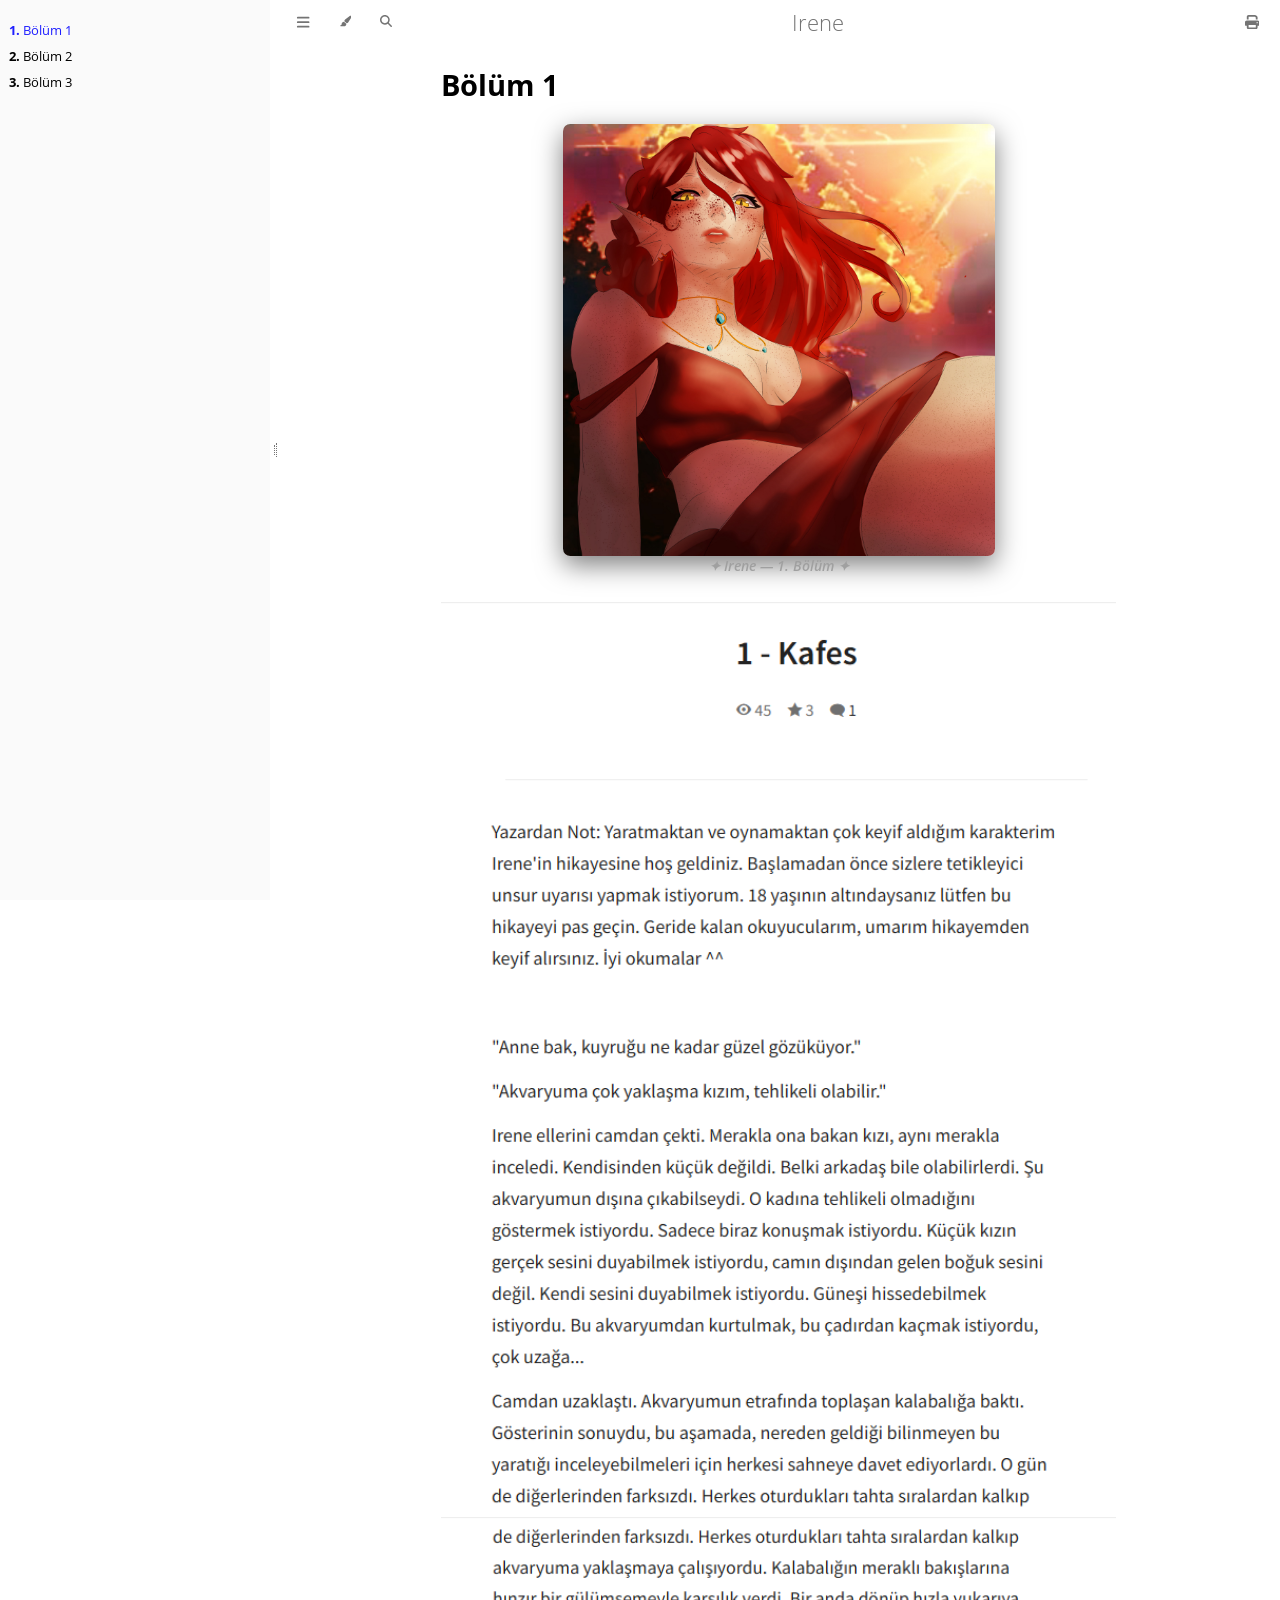
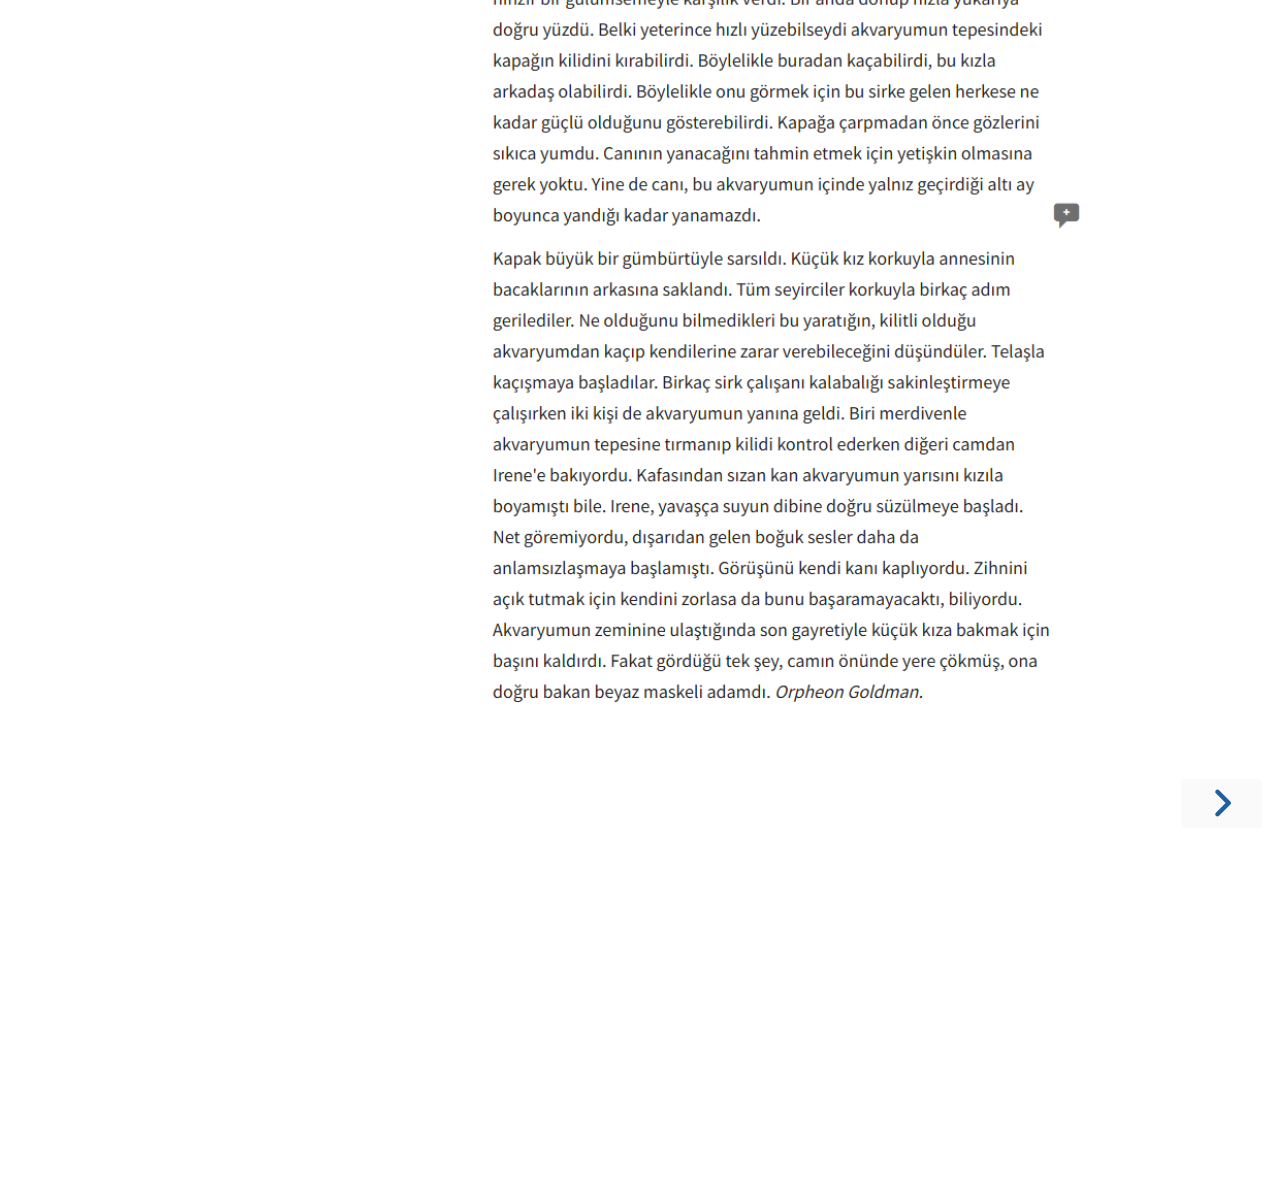
<file: index.html>
<!DOCTYPE HTML>
<html lang="en" class="light sidebar-visible" dir="ltr">
    <head>
        <!-- Book generated using mdBook -->
        <meta charset="UTF-8">
        <title>Bölüm 1 - Irene</title>


        <!-- Custom HTML head -->

        <meta name="description" content="">
        <meta name="viewport" content="width=device-width, initial-scale=1">
        <meta name="theme-color" content="#ffffff">

        <link rel="icon" href="favicon-de23e50b.svg">
        <link rel="shortcut icon" href="favicon-8114d1fc.png">
        <link rel="stylesheet" href="css/variables-8adf115d.css">
        <link rel="stylesheet" href="css/general-e96d0476.css">
        <link rel="stylesheet" href="css/chrome-d279d366.css">
        <link rel="stylesheet" href="css/print-9e4910d8.css" media="print">

        <!-- Fonts -->
        <link rel="stylesheet" href="fonts/fonts-9644e21d.css">

        <!-- Highlight.js Stylesheets -->
        <link rel="stylesheet" id="mdbook-highlight-css" href="highlight-493f70e1.css">
        <link rel="stylesheet" id="mdbook-tomorrow-night-css" href="tomorrow-night-4c0ae647.css">
        <link rel="stylesheet" id="mdbook-ayu-highlight-css" href="ayu-highlight-3fdfc3ac.css">

        <!-- Custom theme stylesheets -->
        <link rel="stylesheet" href="src/custom-9194b626.css">


        <!-- Provide site root and default themes to javascript -->
        <script>
            const path_to_root = "";
            const default_light_theme = "light";
            const default_dark_theme = "navy";
            window.path_to_searchindex_js = "searchindex-d4fcfb44.js";
        </script>
        <!-- Start loading toc.js asap -->
        <script src="toc-2e835e75.js"></script>
    </head>
    <body>
    <div id="mdbook-help-container">
        <div id="mdbook-help-popup">
            <h2 class="mdbook-help-title">Keyboard shortcuts</h2>
            <div>
                <p>Press <kbd>←</kbd> or <kbd>→</kbd> to navigate between chapters</p>
                <p>Press <kbd>S</kbd> or <kbd>/</kbd> to search in the book</p>
                <p>Press <kbd>?</kbd> to show this help</p>
                <p>Press <kbd>Esc</kbd> to hide this help</p>
            </div>
        </div>
    </div>
    <div id="mdbook-body-container">
        <!-- Work around some values being stored in localStorage wrapped in quotes -->
        <script>
            try {
                let theme = localStorage.getItem('mdbook-theme');
                let sidebar = localStorage.getItem('mdbook-sidebar');

                if (theme.startsWith('"') && theme.endsWith('"')) {
                    localStorage.setItem('mdbook-theme', theme.slice(1, theme.length - 1));
                }

                if (sidebar.startsWith('"') && sidebar.endsWith('"')) {
                    localStorage.setItem('mdbook-sidebar', sidebar.slice(1, sidebar.length - 1));
                }
            } catch (e) { }
        </script>

        <!-- Set the theme before any content is loaded, prevents flash -->
        <script>
            const default_theme = window.matchMedia("(prefers-color-scheme: dark)").matches ? default_dark_theme : default_light_theme;
            let theme;
            try { theme = localStorage.getItem('mdbook-theme'); } catch(e) { }
            if (theme === null || theme === undefined) { theme = default_theme; }
            const html = document.documentElement;
            html.classList.remove('light')
            html.classList.add(theme);
            html.classList.add("js");
        </script>

        <input type="checkbox" id="mdbook-sidebar-toggle-anchor" class="hidden">

        <!-- Hide / unhide sidebar before it is displayed -->
        <script>
            let sidebar = null;
            const sidebar_toggle = document.getElementById("mdbook-sidebar-toggle-anchor");
            if (document.body.clientWidth >= 1080) {
                try { sidebar = localStorage.getItem('mdbook-sidebar'); } catch(e) { }
                sidebar = sidebar || 'visible';
            } else {
                sidebar = 'hidden';
                sidebar_toggle.checked = false;
            }
            if (sidebar === 'visible') {
                sidebar_toggle.checked = true;
            } else {
                html.classList.remove('sidebar-visible');
            }
        </script>

        <nav id="mdbook-sidebar" class="sidebar" aria-label="Table of contents">
            <!-- populated by js -->
            <mdbook-sidebar-scrollbox class="sidebar-scrollbox"></mdbook-sidebar-scrollbox>
            <noscript>
                <iframe class="sidebar-iframe-outer" src="toc.html"></iframe>
            </noscript>
            <div id="mdbook-sidebar-resize-handle" class="sidebar-resize-handle">
                <div class="sidebar-resize-indicator"></div>
            </div>
        </nav>

        <div id="mdbook-page-wrapper" class="page-wrapper">

            <div class="page">
                <div id="mdbook-menu-bar-hover-placeholder"></div>
                <div id="mdbook-menu-bar" class="menu-bar sticky">
                    <div class="left-buttons">
                        <label id="mdbook-sidebar-toggle" class="icon-button" for="mdbook-sidebar-toggle-anchor" title="Toggle Table of Contents" aria-label="Toggle Table of Contents" aria-controls="mdbook-sidebar">
                            <span class=fa-svg><svg xmlns="http://www.w3.org/2000/svg" viewBox="0 0 448 512"><!--! Font Awesome Free 6.2.0 by @fontawesome - https://fontawesome.com License - https://fontawesome.com/license/free (Icons: CC BY 4.0, Fonts: SIL OFL 1.1, Code: MIT License) Copyright 2022 Fonticons, Inc. --><path d="M0 96C0 78.3 14.3 64 32 64H416c17.7 0 32 14.3 32 32s-14.3 32-32 32H32C14.3 128 0 113.7 0 96zM0 256c0-17.7 14.3-32 32-32H416c17.7 0 32 14.3 32 32s-14.3 32-32 32H32c-17.7 0-32-14.3-32-32zM448 416c0 17.7-14.3 32-32 32H32c-17.7 0-32-14.3-32-32s14.3-32 32-32H416c17.7 0 32 14.3 32 32z"/></svg></span>
                        </label>
                        <button id="mdbook-theme-toggle" class="icon-button" type="button" title="Change theme" aria-label="Change theme" aria-haspopup="true" aria-expanded="false" aria-controls="mdbook-theme-list">
                            <span class=fa-svg><svg xmlns="http://www.w3.org/2000/svg" viewBox="0 0 576 512"><!--! Font Awesome Free 6.2.0 by @fontawesome - https://fontawesome.com License - https://fontawesome.com/license/free (Icons: CC BY 4.0, Fonts: SIL OFL 1.1, Code: MIT License) Copyright 2022 Fonticons, Inc. --><path d="M371.3 367.1c27.3-3.9 51.9-19.4 67.2-42.9L600.2 74.1c12.6-19.5 9.4-45.3-7.6-61.2S549.7-4.4 531.1 9.6L294.4 187.2c-24 18-38.2 46.1-38.4 76.1L371.3 367.1zm-19.6 25.4l-116-104.4C175.9 290.3 128 339.6 128 400c0 3.9 .2 7.8 .6 11.6c1.8 17.5-10.2 36.4-27.8 36.4H96c-17.7 0-32 14.3-32 32s14.3 32 32 32H240c61.9 0 112-50.1 112-112c0-2.5-.1-5-.2-7.5z"/></svg></span>
                        </button>
                        <ul id="mdbook-theme-list" class="theme-popup" aria-label="Themes" role="menu">
                            <li role="none"><button role="menuitem" class="theme" id="mdbook-theme-default_theme">Auto</button></li>
                            <li role="none"><button role="menuitem" class="theme" id="mdbook-theme-light">Light</button></li>
                            <li role="none"><button role="menuitem" class="theme" id="mdbook-theme-rust">Rust</button></li>
                            <li role="none"><button role="menuitem" class="theme" id="mdbook-theme-coal">Coal</button></li>
                            <li role="none"><button role="menuitem" class="theme" id="mdbook-theme-navy">Navy</button></li>
                            <li role="none"><button role="menuitem" class="theme" id="mdbook-theme-ayu">Ayu</button></li>
                        </ul>
                        <button id="mdbook-search-toggle" class="icon-button" type="button" title="Search (`/`)" aria-label="Toggle Searchbar" aria-expanded="false" aria-keyshortcuts="/ s" aria-controls="mdbook-searchbar">
                            <span class=fa-svg><svg xmlns="http://www.w3.org/2000/svg" viewBox="0 0 512 512"><!--! Font Awesome Free 6.2.0 by @fontawesome - https://fontawesome.com License - https://fontawesome.com/license/free (Icons: CC BY 4.0, Fonts: SIL OFL 1.1, Code: MIT License) Copyright 2022 Fonticons, Inc. --><path d="M416 208c0 45.9-14.9 88.3-40 122.7L502.6 457.4c12.5 12.5 12.5 32.8 0 45.3s-32.8 12.5-45.3 0L330.7 376c-34.4 25.2-76.8 40-122.7 40C93.1 416 0 322.9 0 208S93.1 0 208 0S416 93.1 416 208zM208 352c79.5 0 144-64.5 144-144s-64.5-144-144-144S64 128.5 64 208s64.5 144 144 144z"/></svg></span>
                        </button>
                    </div>

                    <h1 class="menu-title">Irene</h1>

                    <div class="right-buttons">
                        <a href="print.html" title="Print this book" aria-label="Print this book">
                            <span class=fa-svg id="print-button"><svg xmlns="http://www.w3.org/2000/svg" viewBox="0 0 512 512"><!--! Font Awesome Free 6.2.0 by @fontawesome - https://fontawesome.com License - https://fontawesome.com/license/free (Icons: CC BY 4.0, Fonts: SIL OFL 1.1, Code: MIT License) Copyright 2022 Fonticons, Inc. --><path d="M128 0C92.7 0 64 28.7 64 64v96h64V64H354.7L384 93.3V160h64V93.3c0-17-6.7-33.3-18.7-45.3L400 18.7C388 6.7 371.7 0 354.7 0H128zM384 352v32 64H128V384 368 352H384zm64 32h32c17.7 0 32-14.3 32-32V256c0-35.3-28.7-64-64-64H64c-35.3 0-64 28.7-64 64v96c0 17.7 14.3 32 32 32H64v64c0 35.3 28.7 64 64 64H384c35.3 0 64-28.7 64-64V384zm-16-88c-13.3 0-24-10.7-24-24s10.7-24 24-24s24 10.7 24 24s-10.7 24-24 24z"/></svg></span>
                        </a>

                    </div>
                </div>

                <div id="mdbook-search-wrapper" class="hidden">
                    <form id="mdbook-searchbar-outer" class="searchbar-outer">
                        <div class="search-wrapper">
                            <input type="search" id="mdbook-searchbar" name="searchbar" placeholder="Search this book ..." aria-controls="mdbook-searchresults-outer" aria-describedby="searchresults-header">
                            <div class="spinner-wrapper">
                                <span class=fa-svg id="fa-spin"><svg xmlns="http://www.w3.org/2000/svg" viewBox="0 0 512 512"><!--! Font Awesome Free 6.2.0 by @fontawesome - https://fontawesome.com License - https://fontawesome.com/license/free (Icons: CC BY 4.0, Fonts: SIL OFL 1.1, Code: MIT License) Copyright 2022 Fonticons, Inc. --><path d="M304 48c0-26.5-21.5-48-48-48s-48 21.5-48 48s21.5 48 48 48s48-21.5 48-48zm0 416c0-26.5-21.5-48-48-48s-48 21.5-48 48s21.5 48 48 48s48-21.5 48-48zM48 304c26.5 0 48-21.5 48-48s-21.5-48-48-48s-48 21.5-48 48s21.5 48 48 48zm464-48c0-26.5-21.5-48-48-48s-48 21.5-48 48s21.5 48 48 48s48-21.5 48-48zM142.9 437c18.7-18.7 18.7-49.1 0-67.9s-49.1-18.7-67.9 0s-18.7 49.1 0 67.9s49.1 18.7 67.9 0zm0-294.2c18.7-18.7 18.7-49.1 0-67.9S93.7 56.2 75 75s-18.7 49.1 0 67.9s49.1 18.7 67.9 0zM369.1 437c18.7 18.7 49.1 18.7 67.9 0s18.7-49.1 0-67.9s-49.1-18.7-67.9 0s-18.7 49.1 0 67.9z"/></svg></span>
                            </div>
                        </div>
                    </form>
                    <div id="mdbook-searchresults-outer" class="searchresults-outer hidden">
                        <div id="mdbook-searchresults-header" class="searchresults-header"></div>
                        <ul id="mdbook-searchresults">
                        </ul>
                    </div>
                </div>

                <!-- Apply ARIA attributes after the sidebar and the sidebar toggle button are added to the DOM -->
                <script>
                    document.getElementById('mdbook-sidebar-toggle').setAttribute('aria-expanded', sidebar === 'visible');
                    document.getElementById('mdbook-sidebar').setAttribute('aria-hidden', sidebar !== 'visible');
                    Array.from(document.querySelectorAll('#mdbook-sidebar a')).forEach(function(link) {
                        link.setAttribute('tabIndex', sidebar === 'visible' ? 0 : -1);
                    });
                </script>

                <div id="mdbook-content" class="content">
                    <main>
                        <h1 id="bölüm-1"><a class="header" href="#bölüm-1">Bölüm 1</a></h1>
<img src="images/Irene.png" class="ln-illustration" alt="Irene - 1. Bölüm">
<div class="img-caption">✦ Irene — 1. Bölüm ✦</div>

<p><label class="checkbox-label"><input class="checkbox-img" type="checkbox"><img src="images/b1-s1.png" alt="Sayfa 1"><span class="img-wrapper"><img src="images/b1-s1.png" alt="Sayfa 1"></span></label>
<label class="checkbox-label"><input class="checkbox-img" type="checkbox"><img src="images/b1-s2.png" alt="Sayfa 2"><span class="img-wrapper"><img src="images/b1-s2.png" alt="Sayfa 2"></span></label></p>

                    </main>

                    <nav class="nav-wrapper" aria-label="Page navigation">
                        <!-- Mobile navigation buttons -->

                            <a rel="next prefetch" href="bolum2.html" class="mobile-nav-chapters next" title="Next chapter" aria-label="Next chapter" aria-keyshortcuts="Right">
                                <span class=fa-svg><svg xmlns="http://www.w3.org/2000/svg" viewBox="0 0 320 512"><!--! Font Awesome Free 6.2.0 by @fontawesome - https://fontawesome.com License - https://fontawesome.com/license/free (Icons: CC BY 4.0, Fonts: SIL OFL 1.1, Code: MIT License) Copyright 2022 Fonticons, Inc. --><path d="M278.6 233.4c12.5 12.5 12.5 32.8 0 45.3l-160 160c-12.5 12.5-32.8 12.5-45.3 0s-12.5-32.8 0-45.3L210.7 256 73.4 118.6c-12.5-12.5-12.5-32.8 0-45.3s32.8-12.5 45.3 0l160 160z"/></svg></span>
                            </a>

                        <div style="clear: both"></div>
                    </nav>
                </div>
            </div>

            <nav class="nav-wide-wrapper" aria-label="Page navigation">

                    <a rel="next prefetch" href="bolum2.html" class="nav-chapters next" title="Next chapter" aria-label="Next chapter" aria-keyshortcuts="Right">
                        <span class=fa-svg><svg xmlns="http://www.w3.org/2000/svg" viewBox="0 0 320 512"><!--! Font Awesome Free 6.2.0 by @fontawesome - https://fontawesome.com License - https://fontawesome.com/license/free (Icons: CC BY 4.0, Fonts: SIL OFL 1.1, Code: MIT License) Copyright 2022 Fonticons, Inc. --><path d="M278.6 233.4c12.5 12.5 12.5 32.8 0 45.3l-160 160c-12.5 12.5-32.8 12.5-45.3 0s-12.5-32.8 0-45.3L210.7 256 73.4 118.6c-12.5-12.5-12.5-32.8 0-45.3s32.8-12.5 45.3 0l160 160z"/></svg></span>
                    </a>
            </nav>

        </div>

        <template id=fa-eye><span class=fa-svg><svg xmlns="http://www.w3.org/2000/svg" viewBox="0 0 576 512"><!--! Font Awesome Free 6.2.0 by @fontawesome - https://fontawesome.com License - https://fontawesome.com/license/free (Icons: CC BY 4.0, Fonts: SIL OFL 1.1, Code: MIT License) Copyright 2022 Fonticons, Inc. --><path d="M288 32c-80.8 0-145.5 36.8-192.6 80.6C48.6 156 17.3 208 2.5 243.7c-3.3 7.9-3.3 16.7 0 24.6C17.3 304 48.6 356 95.4 399.4C142.5 443.2 207.2 480 288 480s145.5-36.8 192.6-80.6c46.8-43.5 78.1-95.4 93-131.1c3.3-7.9 3.3-16.7 0-24.6c-14.9-35.7-46.2-87.7-93-131.1C433.5 68.8 368.8 32 288 32zM432 256c0 79.5-64.5 144-144 144s-144-64.5-144-144s64.5-144 144-144s144 64.5 144 144zM288 192c0 35.3-28.7 64-64 64c-11.5 0-22.3-3-31.6-8.4c-.2 2.8-.4 5.5-.4 8.4c0 53 43 96 96 96s96-43 96-96s-43-96-96-96c-2.8 0-5.6 .1-8.4 .4c5.3 9.3 8.4 20.1 8.4 31.6z"/></svg></span></template>
        <template id=fa-eye-slash><span class=fa-svg><svg xmlns="http://www.w3.org/2000/svg" viewBox="0 0 640 512"><!--! Font Awesome Free 6.2.0 by @fontawesome - https://fontawesome.com License - https://fontawesome.com/license/free (Icons: CC BY 4.0, Fonts: SIL OFL 1.1, Code: MIT License) Copyright 2022 Fonticons, Inc. --><path d="M38.8 5.1C28.4-3.1 13.3-1.2 5.1 9.2S-1.2 34.7 9.2 42.9l592 464c10.4 8.2 25.5 6.3 33.7-4.1s6.3-25.5-4.1-33.7L525.6 386.7c39.6-40.6 66.4-86.1 79.9-118.4c3.3-7.9 3.3-16.7 0-24.6c-14.9-35.7-46.2-87.7-93-131.1C465.5 68.8 400.8 32 320 32c-68.2 0-125 26.3-169.3 60.8L38.8 5.1zM223.1 149.5C248.6 126.2 282.7 112 320 112c79.5 0 144 64.5 144 144c0 24.9-6.3 48.3-17.4 68.7L408 294.5c5.2-11.8 8-24.8 8-38.5c0-53-43-96-96-96c-2.8 0-5.6 .1-8.4 .4c5.3 9.3 8.4 20.1 8.4 31.6c0 10.2-2.4 19.8-6.6 28.3l-90.3-70.8zm223.1 298L373 389.9c-16.4 6.5-34.3 10.1-53 10.1c-79.5 0-144-64.5-144-144c0-6.9 .5-13.6 1.4-20.2L83.1 161.5C60.3 191.2 44 220.8 34.5 243.7c-3.3 7.9-3.3 16.7 0 24.6c14.9 35.7 46.2 87.7 93 131.1C174.5 443.2 239.2 480 320 480c47.8 0 89.9-12.9 126.2-32.5z"/></svg></span></template>
        <template id=fa-copy><span class=fa-svg><svg xmlns="http://www.w3.org/2000/svg" viewBox="0 0 512 512"><!--! Font Awesome Free 6.2.0 by @fontawesome - https://fontawesome.com License - https://fontawesome.com/license/free (Icons: CC BY 4.0, Fonts: SIL OFL 1.1, Code: MIT License) Copyright 2022 Fonticons, Inc. --><path d="M502.6 70.63l-61.25-61.25C435.4 3.371 427.2 0 418.7 0H255.1c-35.35 0-64 28.66-64 64l.0195 256C192 355.4 220.7 384 256 384h192c35.2 0 64-28.8 64-64V93.25C512 84.77 508.6 76.63 502.6 70.63zM464 320c0 8.836-7.164 16-16 16H255.1c-8.838 0-16-7.164-16-16L239.1 64.13c0-8.836 7.164-16 16-16h128L384 96c0 17.67 14.33 32 32 32h47.1V320zM272 448c0 8.836-7.164 16-16 16H63.1c-8.838 0-16-7.164-16-16L47.98 192.1c0-8.836 7.164-16 16-16H160V128H63.99c-35.35 0-64 28.65-64 64l.0098 256C.002 483.3 28.66 512 64 512h192c35.2 0 64-28.8 64-64v-32h-47.1L272 448z"/></svg></span></template>
        <template id=fa-play><span class=fa-svg><svg xmlns="http://www.w3.org/2000/svg" viewBox="0 0 384 512"><!--! Font Awesome Free 6.2.0 by @fontawesome - https://fontawesome.com License - https://fontawesome.com/license/free (Icons: CC BY 4.0, Fonts: SIL OFL 1.1, Code: MIT License) Copyright 2022 Fonticons, Inc. --><path d="M73 39c-14.8-9.1-33.4-9.4-48.5-.9S0 62.6 0 80V432c0 17.4 9.4 33.4 24.5 41.9s33.7 8.1 48.5-.9L361 297c14.3-8.7 23-24.2 23-41s-8.7-32.2-23-41L73 39z"/></svg></span></template>
        <template id=fa-clock-rotate-left><span class=fa-svg><svg xmlns="http://www.w3.org/2000/svg" viewBox="0 0 512 512"><!--! Font Awesome Free 6.2.0 by @fontawesome - https://fontawesome.com License - https://fontawesome.com/license/free (Icons: CC BY 4.0, Fonts: SIL OFL 1.1, Code: MIT License) Copyright 2022 Fonticons, Inc. --><path d="M75 75L41 41C25.9 25.9 0 36.6 0 57.9V168c0 13.3 10.7 24 24 24H134.1c21.4 0 32.1-25.9 17-41l-30.8-30.8C155 85.5 203 64 256 64c106 0 192 86 192 192s-86 192-192 192c-40.8 0-78.6-12.7-109.7-34.4c-14.5-10.1-34.4-6.6-44.6 7.9s-6.6 34.4 7.9 44.6C151.2 495 201.7 512 256 512c141.4 0 256-114.6 256-256S397.4 0 256 0C185.3 0 121.3 28.7 75 75zm181 53c-13.3 0-24 10.7-24 24V256c0 6.4 2.5 12.5 7 17l72 72c9.4 9.4 24.6 9.4 33.9 0s9.4-24.6 0-33.9l-65-65V152c0-13.3-10.7-24-24-24z"/></svg></span></template>



        <script>
            window.playground_copyable = true;
        </script>


        <script src="elasticlunr-ef4e11c1.min.js"></script>
        <script src="mark-09e88c2c.min.js"></script>
        <script src="searcher-09f2665d.js"></script>

        <script src="clipboard-1626706a.min.js"></script>
        <script src="highlight-abc7f01d.js"></script>
        <script src="book-609e4cb8.js"></script>

        <!-- Custom JS scripts -->



    </div>
    </body>
</html>
</file>
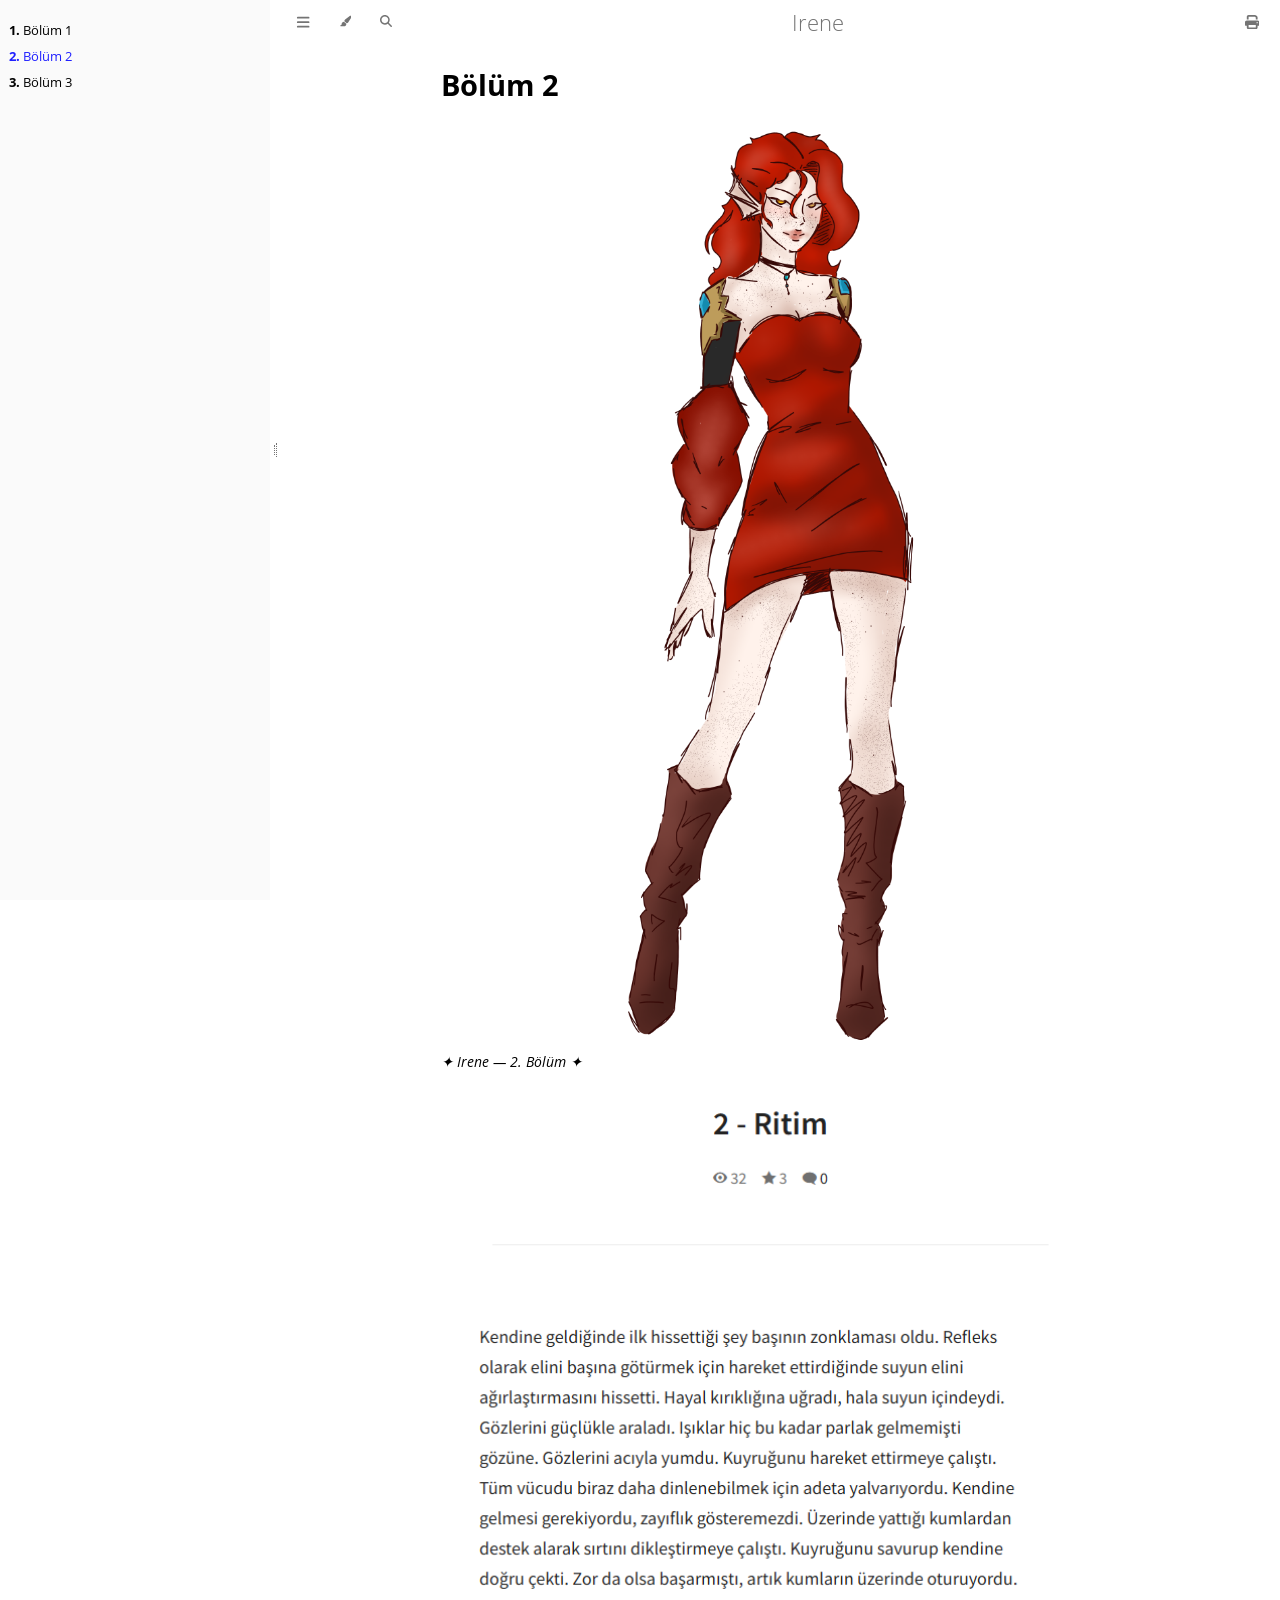
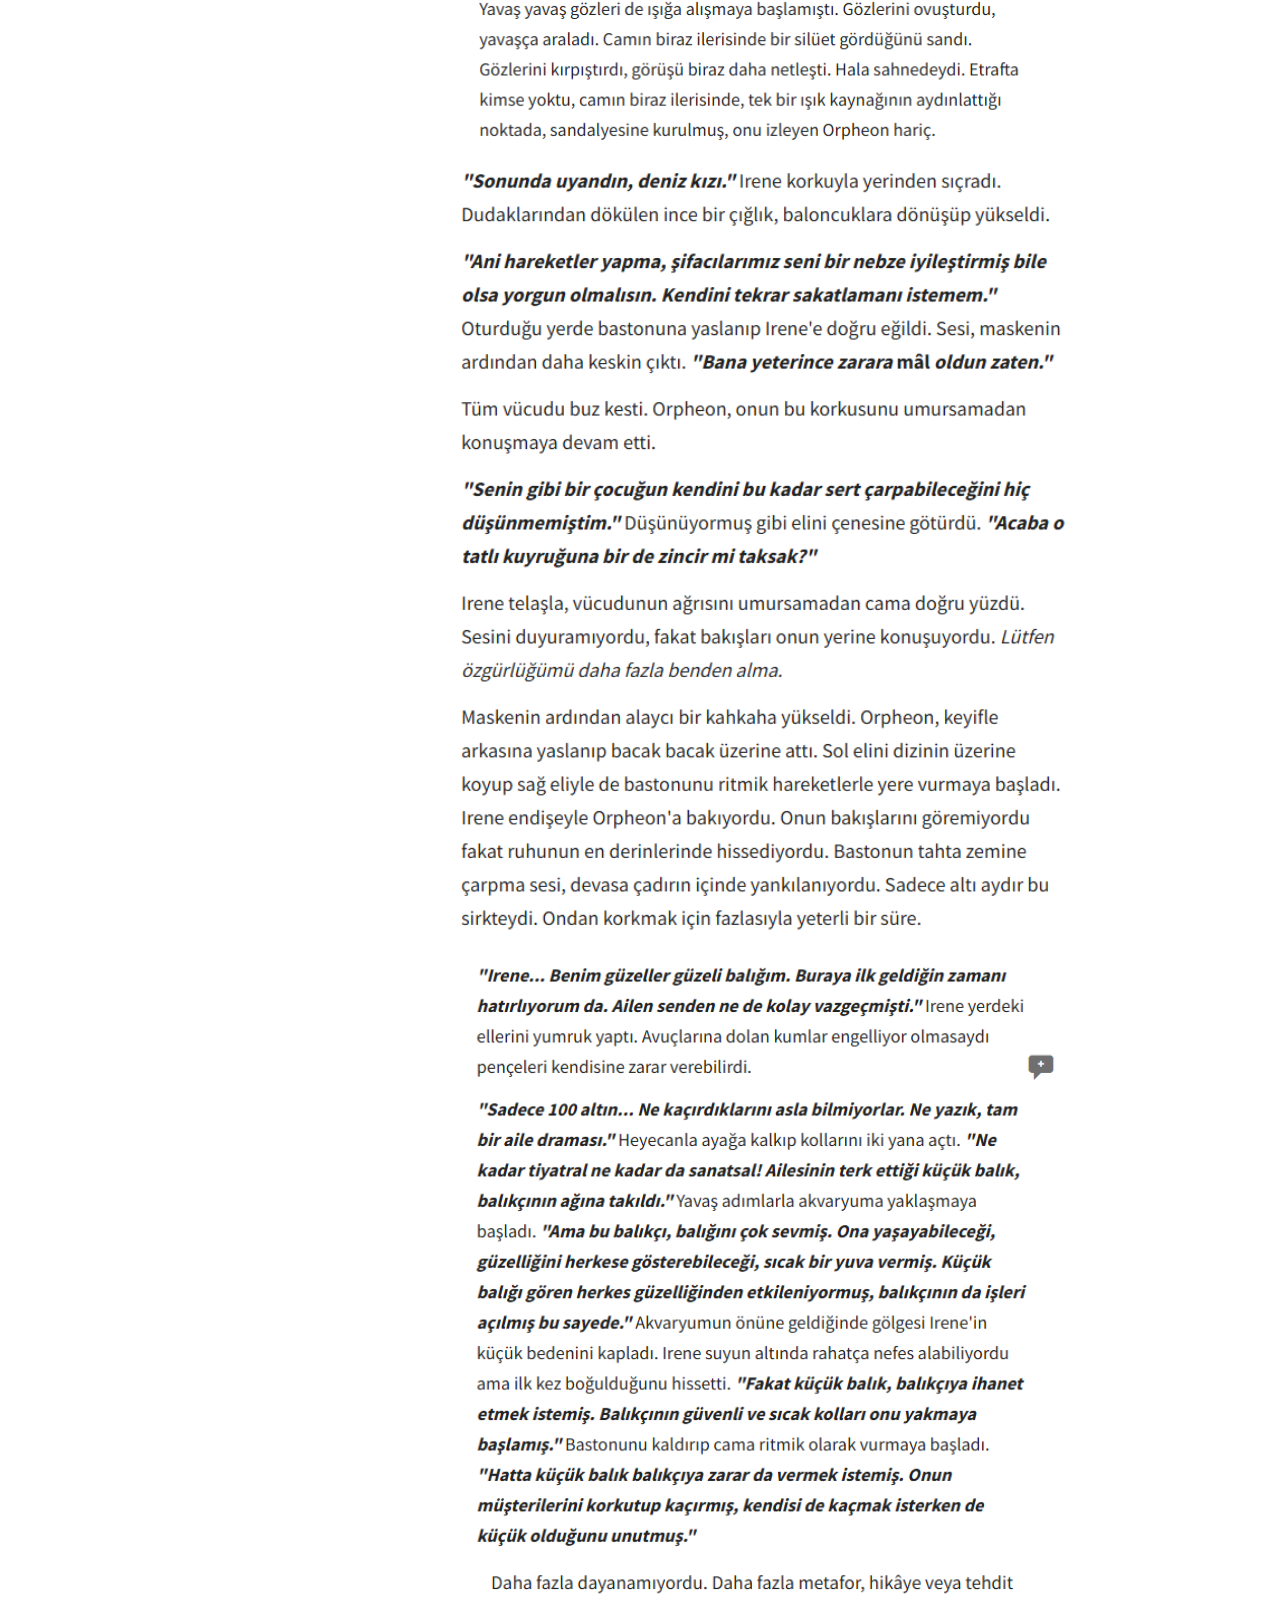
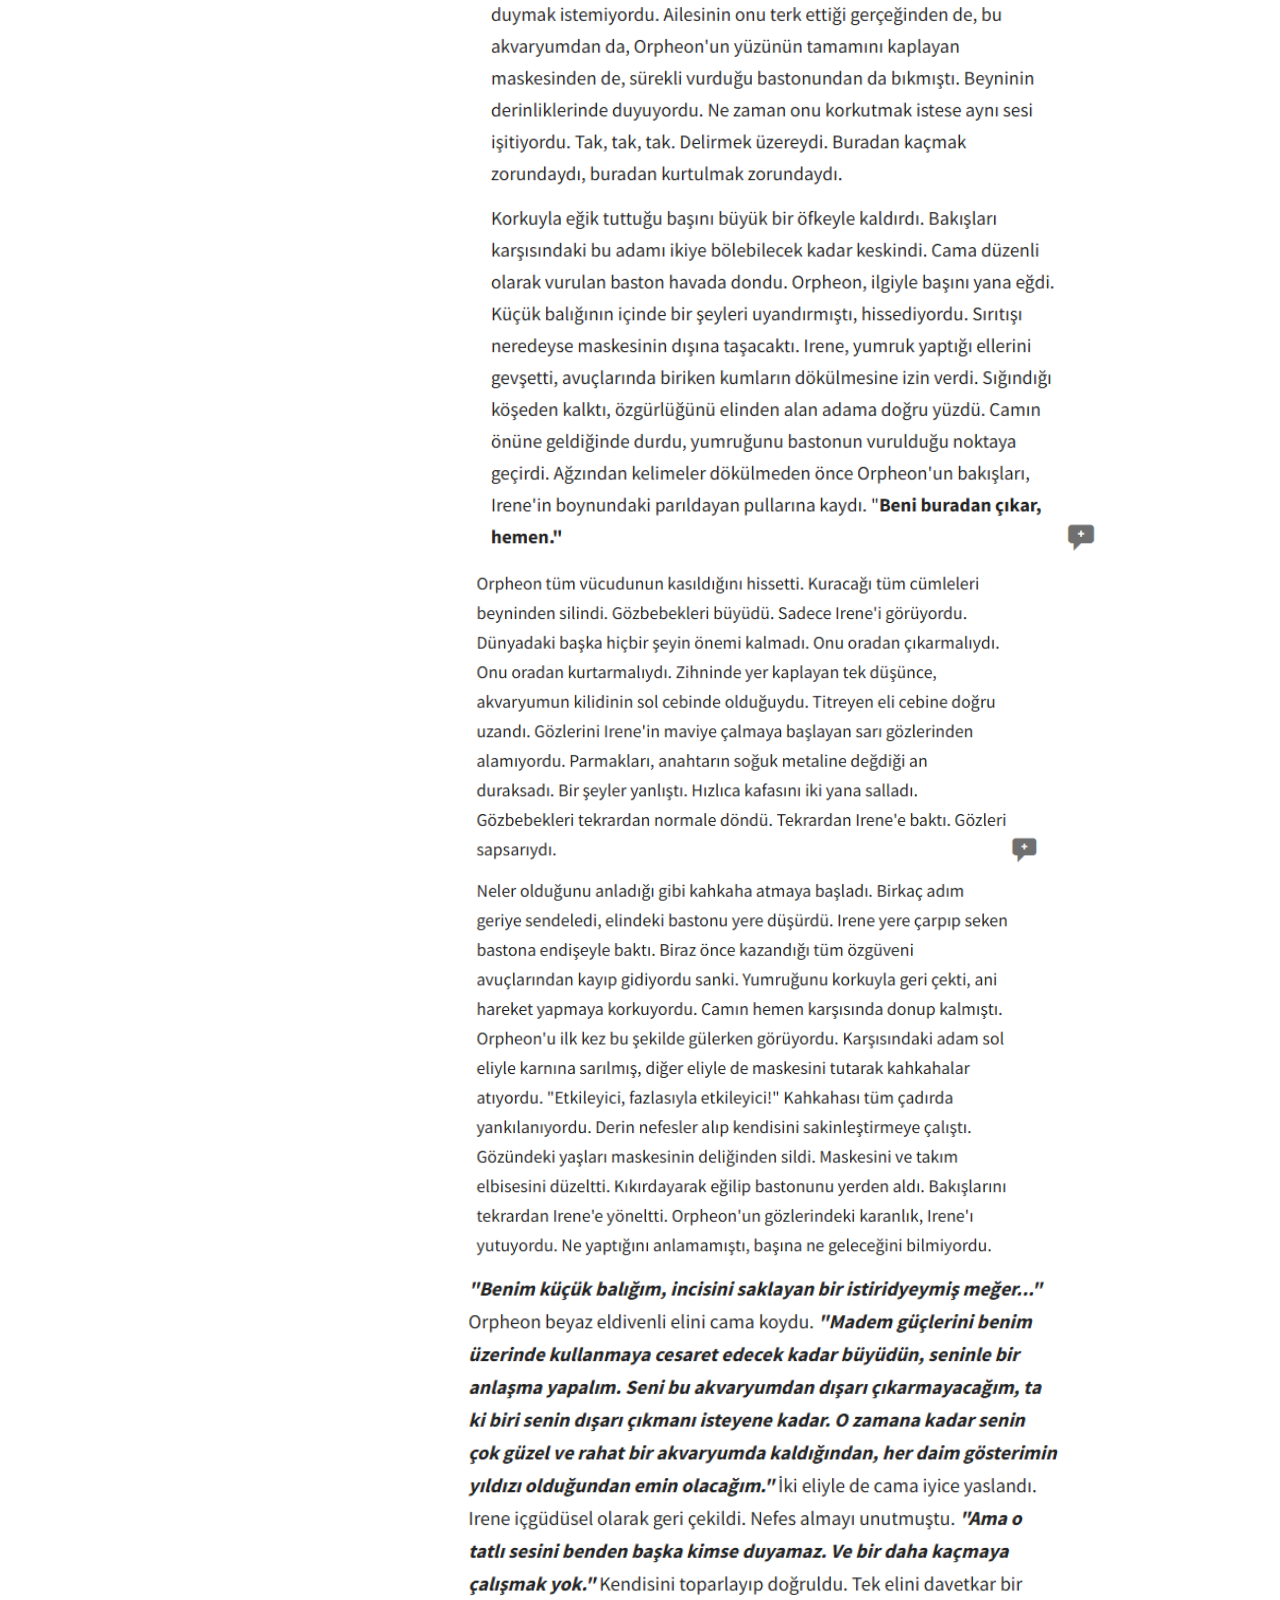
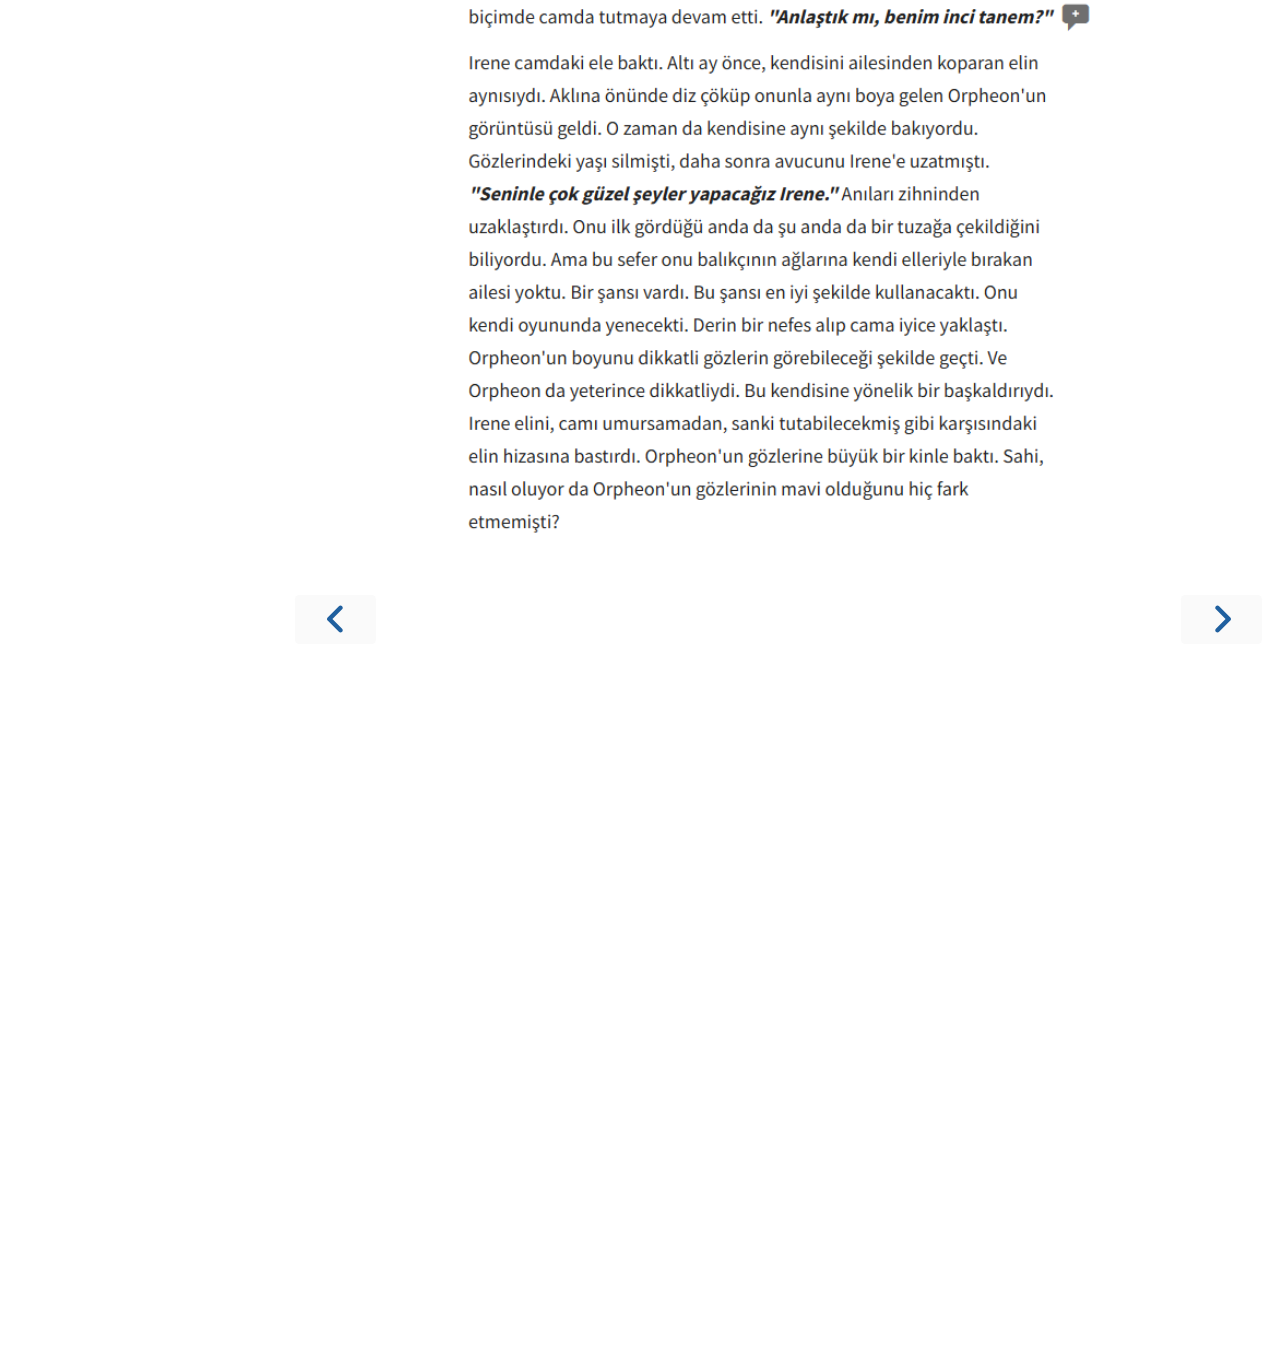
<file: bolum2.html>
<!DOCTYPE HTML>
<html lang="en" class="light sidebar-visible" dir="ltr">
    <head>
        <!-- Book generated using mdBook -->
        <meta charset="UTF-8">
        <title>Bölüm 2 - Irene</title>


        <!-- Custom HTML head -->

        <meta name="description" content="">
        <meta name="viewport" content="width=device-width, initial-scale=1">
        <meta name="theme-color" content="#ffffff">

        <link rel="icon" href="favicon-de23e50b.svg">
        <link rel="shortcut icon" href="favicon-8114d1fc.png">
        <link rel="stylesheet" href="css/variables-8adf115d.css">
        <link rel="stylesheet" href="css/general-e96d0476.css">
        <link rel="stylesheet" href="css/chrome-d279d366.css">
        <link rel="stylesheet" href="css/print-9e4910d8.css" media="print">

        <!-- Fonts -->
        <link rel="stylesheet" href="fonts/fonts-9644e21d.css">

        <!-- Highlight.js Stylesheets -->
        <link rel="stylesheet" id="mdbook-highlight-css" href="highlight-493f70e1.css">
        <link rel="stylesheet" id="mdbook-tomorrow-night-css" href="tomorrow-night-4c0ae647.css">
        <link rel="stylesheet" id="mdbook-ayu-highlight-css" href="ayu-highlight-3fdfc3ac.css">

        <!-- Custom theme stylesheets -->
        <link rel="stylesheet" href="src/custom-9194b626.css">


        <!-- Provide site root and default themes to javascript -->
        <script>
            const path_to_root = "";
            const default_light_theme = "light";
            const default_dark_theme = "navy";
            window.path_to_searchindex_js = "searchindex-d4fcfb44.js";
        </script>
        <!-- Start loading toc.js asap -->
        <script src="toc-2e835e75.js"></script>
    </head>
    <body>
    <div id="mdbook-help-container">
        <div id="mdbook-help-popup">
            <h2 class="mdbook-help-title">Keyboard shortcuts</h2>
            <div>
                <p>Press <kbd>←</kbd> or <kbd>→</kbd> to navigate between chapters</p>
                <p>Press <kbd>S</kbd> or <kbd>/</kbd> to search in the book</p>
                <p>Press <kbd>?</kbd> to show this help</p>
                <p>Press <kbd>Esc</kbd> to hide this help</p>
            </div>
        </div>
    </div>
    <div id="mdbook-body-container">
        <!-- Work around some values being stored in localStorage wrapped in quotes -->
        <script>
            try {
                let theme = localStorage.getItem('mdbook-theme');
                let sidebar = localStorage.getItem('mdbook-sidebar');

                if (theme.startsWith('"') && theme.endsWith('"')) {
                    localStorage.setItem('mdbook-theme', theme.slice(1, theme.length - 1));
                }

                if (sidebar.startsWith('"') && sidebar.endsWith('"')) {
                    localStorage.setItem('mdbook-sidebar', sidebar.slice(1, sidebar.length - 1));
                }
            } catch (e) { }
        </script>

        <!-- Set the theme before any content is loaded, prevents flash -->
        <script>
            const default_theme = window.matchMedia("(prefers-color-scheme: dark)").matches ? default_dark_theme : default_light_theme;
            let theme;
            try { theme = localStorage.getItem('mdbook-theme'); } catch(e) { }
            if (theme === null || theme === undefined) { theme = default_theme; }
            const html = document.documentElement;
            html.classList.remove('light')
            html.classList.add(theme);
            html.classList.add("js");
        </script>

        <input type="checkbox" id="mdbook-sidebar-toggle-anchor" class="hidden">

        <!-- Hide / unhide sidebar before it is displayed -->
        <script>
            let sidebar = null;
            const sidebar_toggle = document.getElementById("mdbook-sidebar-toggle-anchor");
            if (document.body.clientWidth >= 1080) {
                try { sidebar = localStorage.getItem('mdbook-sidebar'); } catch(e) { }
                sidebar = sidebar || 'visible';
            } else {
                sidebar = 'hidden';
                sidebar_toggle.checked = false;
            }
            if (sidebar === 'visible') {
                sidebar_toggle.checked = true;
            } else {
                html.classList.remove('sidebar-visible');
            }
        </script>

        <nav id="mdbook-sidebar" class="sidebar" aria-label="Table of contents">
            <!-- populated by js -->
            <mdbook-sidebar-scrollbox class="sidebar-scrollbox"></mdbook-sidebar-scrollbox>
            <noscript>
                <iframe class="sidebar-iframe-outer" src="toc.html"></iframe>
            </noscript>
            <div id="mdbook-sidebar-resize-handle" class="sidebar-resize-handle">
                <div class="sidebar-resize-indicator"></div>
            </div>
        </nav>

        <div id="mdbook-page-wrapper" class="page-wrapper">

            <div class="page">
                <div id="mdbook-menu-bar-hover-placeholder"></div>
                <div id="mdbook-menu-bar" class="menu-bar sticky">
                    <div class="left-buttons">
                        <label id="mdbook-sidebar-toggle" class="icon-button" for="mdbook-sidebar-toggle-anchor" title="Toggle Table of Contents" aria-label="Toggle Table of Contents" aria-controls="mdbook-sidebar">
                            <span class=fa-svg><svg xmlns="http://www.w3.org/2000/svg" viewBox="0 0 448 512"><!--! Font Awesome Free 6.2.0 by @fontawesome - https://fontawesome.com License - https://fontawesome.com/license/free (Icons: CC BY 4.0, Fonts: SIL OFL 1.1, Code: MIT License) Copyright 2022 Fonticons, Inc. --><path d="M0 96C0 78.3 14.3 64 32 64H416c17.7 0 32 14.3 32 32s-14.3 32-32 32H32C14.3 128 0 113.7 0 96zM0 256c0-17.7 14.3-32 32-32H416c17.7 0 32 14.3 32 32s-14.3 32-32 32H32c-17.7 0-32-14.3-32-32zM448 416c0 17.7-14.3 32-32 32H32c-17.7 0-32-14.3-32-32s14.3-32 32-32H416c17.7 0 32 14.3 32 32z"/></svg></span>
                        </label>
                        <button id="mdbook-theme-toggle" class="icon-button" type="button" title="Change theme" aria-label="Change theme" aria-haspopup="true" aria-expanded="false" aria-controls="mdbook-theme-list">
                            <span class=fa-svg><svg xmlns="http://www.w3.org/2000/svg" viewBox="0 0 576 512"><!--! Font Awesome Free 6.2.0 by @fontawesome - https://fontawesome.com License - https://fontawesome.com/license/free (Icons: CC BY 4.0, Fonts: SIL OFL 1.1, Code: MIT License) Copyright 2022 Fonticons, Inc. --><path d="M371.3 367.1c27.3-3.9 51.9-19.4 67.2-42.9L600.2 74.1c12.6-19.5 9.4-45.3-7.6-61.2S549.7-4.4 531.1 9.6L294.4 187.2c-24 18-38.2 46.1-38.4 76.1L371.3 367.1zm-19.6 25.4l-116-104.4C175.9 290.3 128 339.6 128 400c0 3.9 .2 7.8 .6 11.6c1.8 17.5-10.2 36.4-27.8 36.4H96c-17.7 0-32 14.3-32 32s14.3 32 32 32H240c61.9 0 112-50.1 112-112c0-2.5-.1-5-.2-7.5z"/></svg></span>
                        </button>
                        <ul id="mdbook-theme-list" class="theme-popup" aria-label="Themes" role="menu">
                            <li role="none"><button role="menuitem" class="theme" id="mdbook-theme-default_theme">Auto</button></li>
                            <li role="none"><button role="menuitem" class="theme" id="mdbook-theme-light">Light</button></li>
                            <li role="none"><button role="menuitem" class="theme" id="mdbook-theme-rust">Rust</button></li>
                            <li role="none"><button role="menuitem" class="theme" id="mdbook-theme-coal">Coal</button></li>
                            <li role="none"><button role="menuitem" class="theme" id="mdbook-theme-navy">Navy</button></li>
                            <li role="none"><button role="menuitem" class="theme" id="mdbook-theme-ayu">Ayu</button></li>
                        </ul>
                        <button id="mdbook-search-toggle" class="icon-button" type="button" title="Search (`/`)" aria-label="Toggle Searchbar" aria-expanded="false" aria-keyshortcuts="/ s" aria-controls="mdbook-searchbar">
                            <span class=fa-svg><svg xmlns="http://www.w3.org/2000/svg" viewBox="0 0 512 512"><!--! Font Awesome Free 6.2.0 by @fontawesome - https://fontawesome.com License - https://fontawesome.com/license/free (Icons: CC BY 4.0, Fonts: SIL OFL 1.1, Code: MIT License) Copyright 2022 Fonticons, Inc. --><path d="M416 208c0 45.9-14.9 88.3-40 122.7L502.6 457.4c12.5 12.5 12.5 32.8 0 45.3s-32.8 12.5-45.3 0L330.7 376c-34.4 25.2-76.8 40-122.7 40C93.1 416 0 322.9 0 208S93.1 0 208 0S416 93.1 416 208zM208 352c79.5 0 144-64.5 144-144s-64.5-144-144-144S64 128.5 64 208s64.5 144 144 144z"/></svg></span>
                        </button>
                    </div>

                    <h1 class="menu-title">Irene</h1>

                    <div class="right-buttons">
                        <a href="print.html" title="Print this book" aria-label="Print this book">
                            <span class=fa-svg id="print-button"><svg xmlns="http://www.w3.org/2000/svg" viewBox="0 0 512 512"><!--! Font Awesome Free 6.2.0 by @fontawesome - https://fontawesome.com License - https://fontawesome.com/license/free (Icons: CC BY 4.0, Fonts: SIL OFL 1.1, Code: MIT License) Copyright 2022 Fonticons, Inc. --><path d="M128 0C92.7 0 64 28.7 64 64v96h64V64H354.7L384 93.3V160h64V93.3c0-17-6.7-33.3-18.7-45.3L400 18.7C388 6.7 371.7 0 354.7 0H128zM384 352v32 64H128V384 368 352H384zm64 32h32c17.7 0 32-14.3 32-32V256c0-35.3-28.7-64-64-64H64c-35.3 0-64 28.7-64 64v96c0 17.7 14.3 32 32 32H64v64c0 35.3 28.7 64 64 64H384c35.3 0 64-28.7 64-64V384zm-16-88c-13.3 0-24-10.7-24-24s10.7-24 24-24s24 10.7 24 24s-10.7 24-24 24z"/></svg></span>
                        </a>

                    </div>
                </div>

                <div id="mdbook-search-wrapper" class="hidden">
                    <form id="mdbook-searchbar-outer" class="searchbar-outer">
                        <div class="search-wrapper">
                            <input type="search" id="mdbook-searchbar" name="searchbar" placeholder="Search this book ..." aria-controls="mdbook-searchresults-outer" aria-describedby="searchresults-header">
                            <div class="spinner-wrapper">
                                <span class=fa-svg id="fa-spin"><svg xmlns="http://www.w3.org/2000/svg" viewBox="0 0 512 512"><!--! Font Awesome Free 6.2.0 by @fontawesome - https://fontawesome.com License - https://fontawesome.com/license/free (Icons: CC BY 4.0, Fonts: SIL OFL 1.1, Code: MIT License) Copyright 2022 Fonticons, Inc. --><path d="M304 48c0-26.5-21.5-48-48-48s-48 21.5-48 48s21.5 48 48 48s48-21.5 48-48zm0 416c0-26.5-21.5-48-48-48s-48 21.5-48 48s21.5 48 48 48s48-21.5 48-48zM48 304c26.5 0 48-21.5 48-48s-21.5-48-48-48s-48 21.5-48 48s21.5 48 48 48zm464-48c0-26.5-21.5-48-48-48s-48 21.5-48 48s21.5 48 48 48s48-21.5 48-48zM142.9 437c18.7-18.7 18.7-49.1 0-67.9s-49.1-18.7-67.9 0s-18.7 49.1 0 67.9s49.1 18.7 67.9 0zm0-294.2c18.7-18.7 18.7-49.1 0-67.9S93.7 56.2 75 75s-18.7 49.1 0 67.9s49.1 18.7 67.9 0zM369.1 437c18.7 18.7 49.1 18.7 67.9 0s18.7-49.1 0-67.9s-49.1-18.7-67.9 0s-18.7 49.1 0 67.9z"/></svg></span>
                            </div>
                        </div>
                    </form>
                    <div id="mdbook-searchresults-outer" class="searchresults-outer hidden">
                        <div id="mdbook-searchresults-header" class="searchresults-header"></div>
                        <ul id="mdbook-searchresults">
                        </ul>
                    </div>
                </div>

                <!-- Apply ARIA attributes after the sidebar and the sidebar toggle button are added to the DOM -->
                <script>
                    document.getElementById('mdbook-sidebar-toggle').setAttribute('aria-expanded', sidebar === 'visible');
                    document.getElementById('mdbook-sidebar').setAttribute('aria-hidden', sidebar !== 'visible');
                    Array.from(document.querySelectorAll('#mdbook-sidebar a')).forEach(function(link) {
                        link.setAttribute('tabIndex', sidebar === 'visible' ? 0 : -1);
                    });
                </script>

                <div id="mdbook-content" class="content">
                    <main>
                        <h1 id="bölüm-2"><a class="header" href="#bölüm-2">Bölüm 2</a></h1>
<p><label class="checkbox-label"><input class="checkbox-img" type="checkbox"><img src="images/Irine2.png" alt="Irene"><span class="img-wrapper"><img src="images/Irine2.png" alt="Irene"></span></label>
<em>✦ Irene — 2. Bölüm ✦</em></p>
<p><label class="checkbox-label"><input class="checkbox-img" type="checkbox"><img src="images/b2-s1.png" alt="Sayfa 1"><span class="img-wrapper"><img src="images/b2-s1.png" alt="Sayfa 1"></span></label>
<label class="checkbox-label"><input class="checkbox-img" type="checkbox"><img src="images/b2-s2.png" alt="Sayfa 2"><span class="img-wrapper"><img src="images/b2-s2.png" alt="Sayfa 2"></span></label>
<label class="checkbox-label"><input class="checkbox-img" type="checkbox"><img src="images/b2-s3.png" alt="Sayfa 3"><span class="img-wrapper"><img src="images/b2-s3.png" alt="Sayfa 3"></span></label>
<label class="checkbox-label"><input class="checkbox-img" type="checkbox"><img src="images/b2-s4.png" alt="Sayfa 4"><span class="img-wrapper"><img src="images/b2-s4.png" alt="Sayfa 4"></span></label>
<label class="checkbox-label"><input class="checkbox-img" type="checkbox"><img src="images/b2-s5.png" alt="Sayfa 5"><span class="img-wrapper"><img src="images/b2-s5.png" alt="Sayfa 5"></span></label>
<label class="checkbox-label"><input class="checkbox-img" type="checkbox"><img src="images/b2-s6.png" alt="Sayfa 6"><span class="img-wrapper"><img src="images/b2-s6.png" alt="Sayfa 6"></span></label></p>

                    </main>

                    <nav class="nav-wrapper" aria-label="Page navigation">
                        <!-- Mobile navigation buttons -->
                            <a rel="prev" href="bolum1.html" class="mobile-nav-chapters previous" title="Previous chapter" aria-label="Previous chapter" aria-keyshortcuts="Left">
                                <span class=fa-svg><svg xmlns="http://www.w3.org/2000/svg" viewBox="0 0 320 512"><!--! Font Awesome Free 6.2.0 by @fontawesome - https://fontawesome.com License - https://fontawesome.com/license/free (Icons: CC BY 4.0, Fonts: SIL OFL 1.1, Code: MIT License) Copyright 2022 Fonticons, Inc. --><path d="M41.4 233.4c-12.5 12.5-12.5 32.8 0 45.3l160 160c12.5 12.5 32.8 12.5 45.3 0s12.5-32.8 0-45.3L109.3 256 246.6 118.6c12.5-12.5 12.5-32.8 0-45.3s-32.8-12.5-45.3 0l-160 160z"/></svg></span>
                            </a>

                            <a rel="next prefetch" href="bolum3.html" class="mobile-nav-chapters next" title="Next chapter" aria-label="Next chapter" aria-keyshortcuts="Right">
                                <span class=fa-svg><svg xmlns="http://www.w3.org/2000/svg" viewBox="0 0 320 512"><!--! Font Awesome Free 6.2.0 by @fontawesome - https://fontawesome.com License - https://fontawesome.com/license/free (Icons: CC BY 4.0, Fonts: SIL OFL 1.1, Code: MIT License) Copyright 2022 Fonticons, Inc. --><path d="M278.6 233.4c12.5 12.5 12.5 32.8 0 45.3l-160 160c-12.5 12.5-32.8 12.5-45.3 0s-12.5-32.8 0-45.3L210.7 256 73.4 118.6c-12.5-12.5-12.5-32.8 0-45.3s32.8-12.5 45.3 0l160 160z"/></svg></span>
                            </a>

                        <div style="clear: both"></div>
                    </nav>
                </div>
            </div>

            <nav class="nav-wide-wrapper" aria-label="Page navigation">
                    <a rel="prev" href="bolum1.html" class="nav-chapters previous" title="Previous chapter" aria-label="Previous chapter" aria-keyshortcuts="Left">
                        <span class=fa-svg><svg xmlns="http://www.w3.org/2000/svg" viewBox="0 0 320 512"><!--! Font Awesome Free 6.2.0 by @fontawesome - https://fontawesome.com License - https://fontawesome.com/license/free (Icons: CC BY 4.0, Fonts: SIL OFL 1.1, Code: MIT License) Copyright 2022 Fonticons, Inc. --><path d="M41.4 233.4c-12.5 12.5-12.5 32.8 0 45.3l160 160c12.5 12.5 32.8 12.5 45.3 0s12.5-32.8 0-45.3L109.3 256 246.6 118.6c12.5-12.5 12.5-32.8 0-45.3s-32.8-12.5-45.3 0l-160 160z"/></svg></span>
                    </a>

                    <a rel="next prefetch" href="bolum3.html" class="nav-chapters next" title="Next chapter" aria-label="Next chapter" aria-keyshortcuts="Right">
                        <span class=fa-svg><svg xmlns="http://www.w3.org/2000/svg" viewBox="0 0 320 512"><!--! Font Awesome Free 6.2.0 by @fontawesome - https://fontawesome.com License - https://fontawesome.com/license/free (Icons: CC BY 4.0, Fonts: SIL OFL 1.1, Code: MIT License) Copyright 2022 Fonticons, Inc. --><path d="M278.6 233.4c12.5 12.5 12.5 32.8 0 45.3l-160 160c-12.5 12.5-32.8 12.5-45.3 0s-12.5-32.8 0-45.3L210.7 256 73.4 118.6c-12.5-12.5-12.5-32.8 0-45.3s32.8-12.5 45.3 0l160 160z"/></svg></span>
                    </a>
            </nav>

        </div>

        <template id=fa-eye><span class=fa-svg><svg xmlns="http://www.w3.org/2000/svg" viewBox="0 0 576 512"><!--! Font Awesome Free 6.2.0 by @fontawesome - https://fontawesome.com License - https://fontawesome.com/license/free (Icons: CC BY 4.0, Fonts: SIL OFL 1.1, Code: MIT License) Copyright 2022 Fonticons, Inc. --><path d="M288 32c-80.8 0-145.5 36.8-192.6 80.6C48.6 156 17.3 208 2.5 243.7c-3.3 7.9-3.3 16.7 0 24.6C17.3 304 48.6 356 95.4 399.4C142.5 443.2 207.2 480 288 480s145.5-36.8 192.6-80.6c46.8-43.5 78.1-95.4 93-131.1c3.3-7.9 3.3-16.7 0-24.6c-14.9-35.7-46.2-87.7-93-131.1C433.5 68.8 368.8 32 288 32zM432 256c0 79.5-64.5 144-144 144s-144-64.5-144-144s64.5-144 144-144s144 64.5 144 144zM288 192c0 35.3-28.7 64-64 64c-11.5 0-22.3-3-31.6-8.4c-.2 2.8-.4 5.5-.4 8.4c0 53 43 96 96 96s96-43 96-96s-43-96-96-96c-2.8 0-5.6 .1-8.4 .4c5.3 9.3 8.4 20.1 8.4 31.6z"/></svg></span></template>
        <template id=fa-eye-slash><span class=fa-svg><svg xmlns="http://www.w3.org/2000/svg" viewBox="0 0 640 512"><!--! Font Awesome Free 6.2.0 by @fontawesome - https://fontawesome.com License - https://fontawesome.com/license/free (Icons: CC BY 4.0, Fonts: SIL OFL 1.1, Code: MIT License) Copyright 2022 Fonticons, Inc. --><path d="M38.8 5.1C28.4-3.1 13.3-1.2 5.1 9.2S-1.2 34.7 9.2 42.9l592 464c10.4 8.2 25.5 6.3 33.7-4.1s6.3-25.5-4.1-33.7L525.6 386.7c39.6-40.6 66.4-86.1 79.9-118.4c3.3-7.9 3.3-16.7 0-24.6c-14.9-35.7-46.2-87.7-93-131.1C465.5 68.8 400.8 32 320 32c-68.2 0-125 26.3-169.3 60.8L38.8 5.1zM223.1 149.5C248.6 126.2 282.7 112 320 112c79.5 0 144 64.5 144 144c0 24.9-6.3 48.3-17.4 68.7L408 294.5c5.2-11.8 8-24.8 8-38.5c0-53-43-96-96-96c-2.8 0-5.6 .1-8.4 .4c5.3 9.3 8.4 20.1 8.4 31.6c0 10.2-2.4 19.8-6.6 28.3l-90.3-70.8zm223.1 298L373 389.9c-16.4 6.5-34.3 10.1-53 10.1c-79.5 0-144-64.5-144-144c0-6.9 .5-13.6 1.4-20.2L83.1 161.5C60.3 191.2 44 220.8 34.5 243.7c-3.3 7.9-3.3 16.7 0 24.6c14.9 35.7 46.2 87.7 93 131.1C174.5 443.2 239.2 480 320 480c47.8 0 89.9-12.9 126.2-32.5z"/></svg></span></template>
        <template id=fa-copy><span class=fa-svg><svg xmlns="http://www.w3.org/2000/svg" viewBox="0 0 512 512"><!--! Font Awesome Free 6.2.0 by @fontawesome - https://fontawesome.com License - https://fontawesome.com/license/free (Icons: CC BY 4.0, Fonts: SIL OFL 1.1, Code: MIT License) Copyright 2022 Fonticons, Inc. --><path d="M502.6 70.63l-61.25-61.25C435.4 3.371 427.2 0 418.7 0H255.1c-35.35 0-64 28.66-64 64l.0195 256C192 355.4 220.7 384 256 384h192c35.2 0 64-28.8 64-64V93.25C512 84.77 508.6 76.63 502.6 70.63zM464 320c0 8.836-7.164 16-16 16H255.1c-8.838 0-16-7.164-16-16L239.1 64.13c0-8.836 7.164-16 16-16h128L384 96c0 17.67 14.33 32 32 32h47.1V320zM272 448c0 8.836-7.164 16-16 16H63.1c-8.838 0-16-7.164-16-16L47.98 192.1c0-8.836 7.164-16 16-16H160V128H63.99c-35.35 0-64 28.65-64 64l.0098 256C.002 483.3 28.66 512 64 512h192c35.2 0 64-28.8 64-64v-32h-47.1L272 448z"/></svg></span></template>
        <template id=fa-play><span class=fa-svg><svg xmlns="http://www.w3.org/2000/svg" viewBox="0 0 384 512"><!--! Font Awesome Free 6.2.0 by @fontawesome - https://fontawesome.com License - https://fontawesome.com/license/free (Icons: CC BY 4.0, Fonts: SIL OFL 1.1, Code: MIT License) Copyright 2022 Fonticons, Inc. --><path d="M73 39c-14.8-9.1-33.4-9.4-48.5-.9S0 62.6 0 80V432c0 17.4 9.4 33.4 24.5 41.9s33.7 8.1 48.5-.9L361 297c14.3-8.7 23-24.2 23-41s-8.7-32.2-23-41L73 39z"/></svg></span></template>
        <template id=fa-clock-rotate-left><span class=fa-svg><svg xmlns="http://www.w3.org/2000/svg" viewBox="0 0 512 512"><!--! Font Awesome Free 6.2.0 by @fontawesome - https://fontawesome.com License - https://fontawesome.com/license/free (Icons: CC BY 4.0, Fonts: SIL OFL 1.1, Code: MIT License) Copyright 2022 Fonticons, Inc. --><path d="M75 75L41 41C25.9 25.9 0 36.6 0 57.9V168c0 13.3 10.7 24 24 24H134.1c21.4 0 32.1-25.9 17-41l-30.8-30.8C155 85.5 203 64 256 64c106 0 192 86 192 192s-86 192-192 192c-40.8 0-78.6-12.7-109.7-34.4c-14.5-10.1-34.4-6.6-44.6 7.9s-6.6 34.4 7.9 44.6C151.2 495 201.7 512 256 512c141.4 0 256-114.6 256-256S397.4 0 256 0C185.3 0 121.3 28.7 75 75zm181 53c-13.3 0-24 10.7-24 24V256c0 6.4 2.5 12.5 7 17l72 72c9.4 9.4 24.6 9.4 33.9 0s9.4-24.6 0-33.9l-65-65V152c0-13.3-10.7-24-24-24z"/></svg></span></template>



        <script>
            window.playground_copyable = true;
        </script>


        <script src="elasticlunr-ef4e11c1.min.js"></script>
        <script src="mark-09e88c2c.min.js"></script>
        <script src="searcher-09f2665d.js"></script>

        <script src="clipboard-1626706a.min.js"></script>
        <script src="highlight-abc7f01d.js"></script>
        <script src="book-609e4cb8.js"></script>

        <!-- Custom JS scripts -->



    </div>
    </body>
</html>
</file>
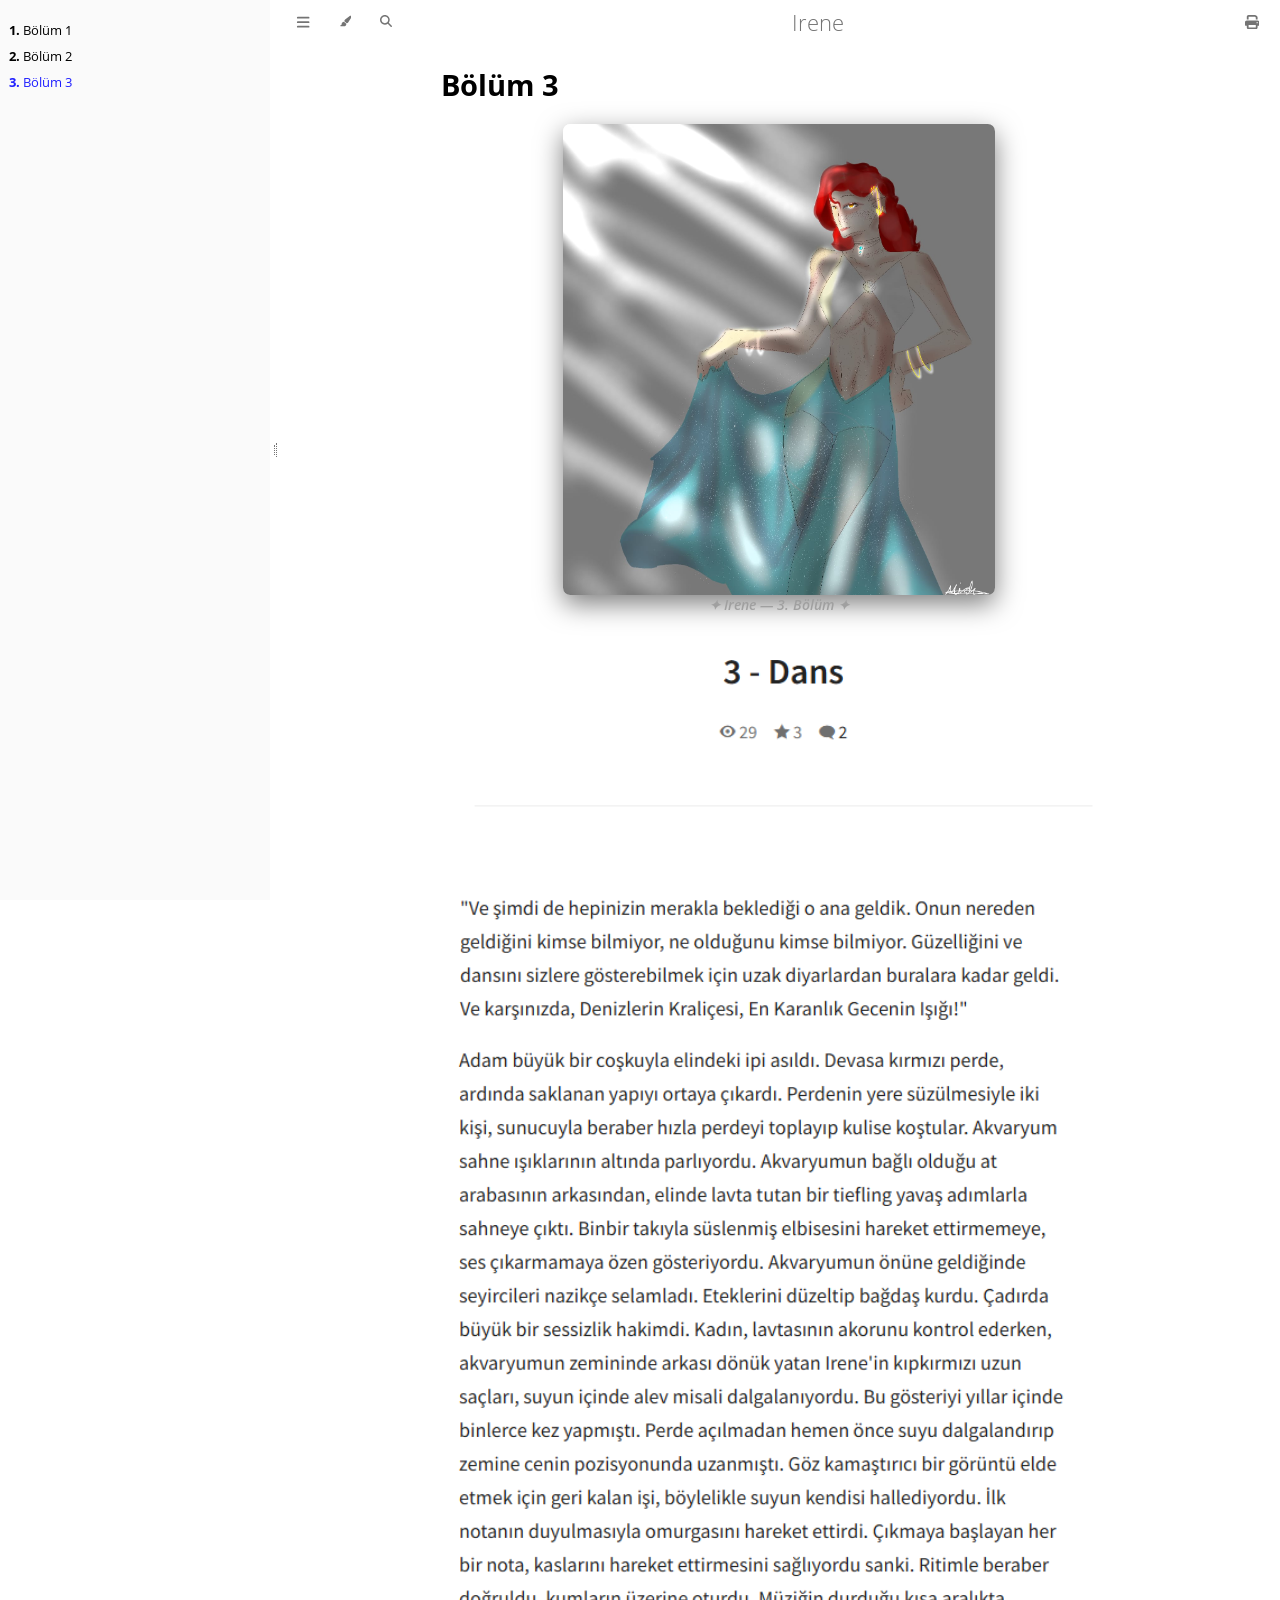
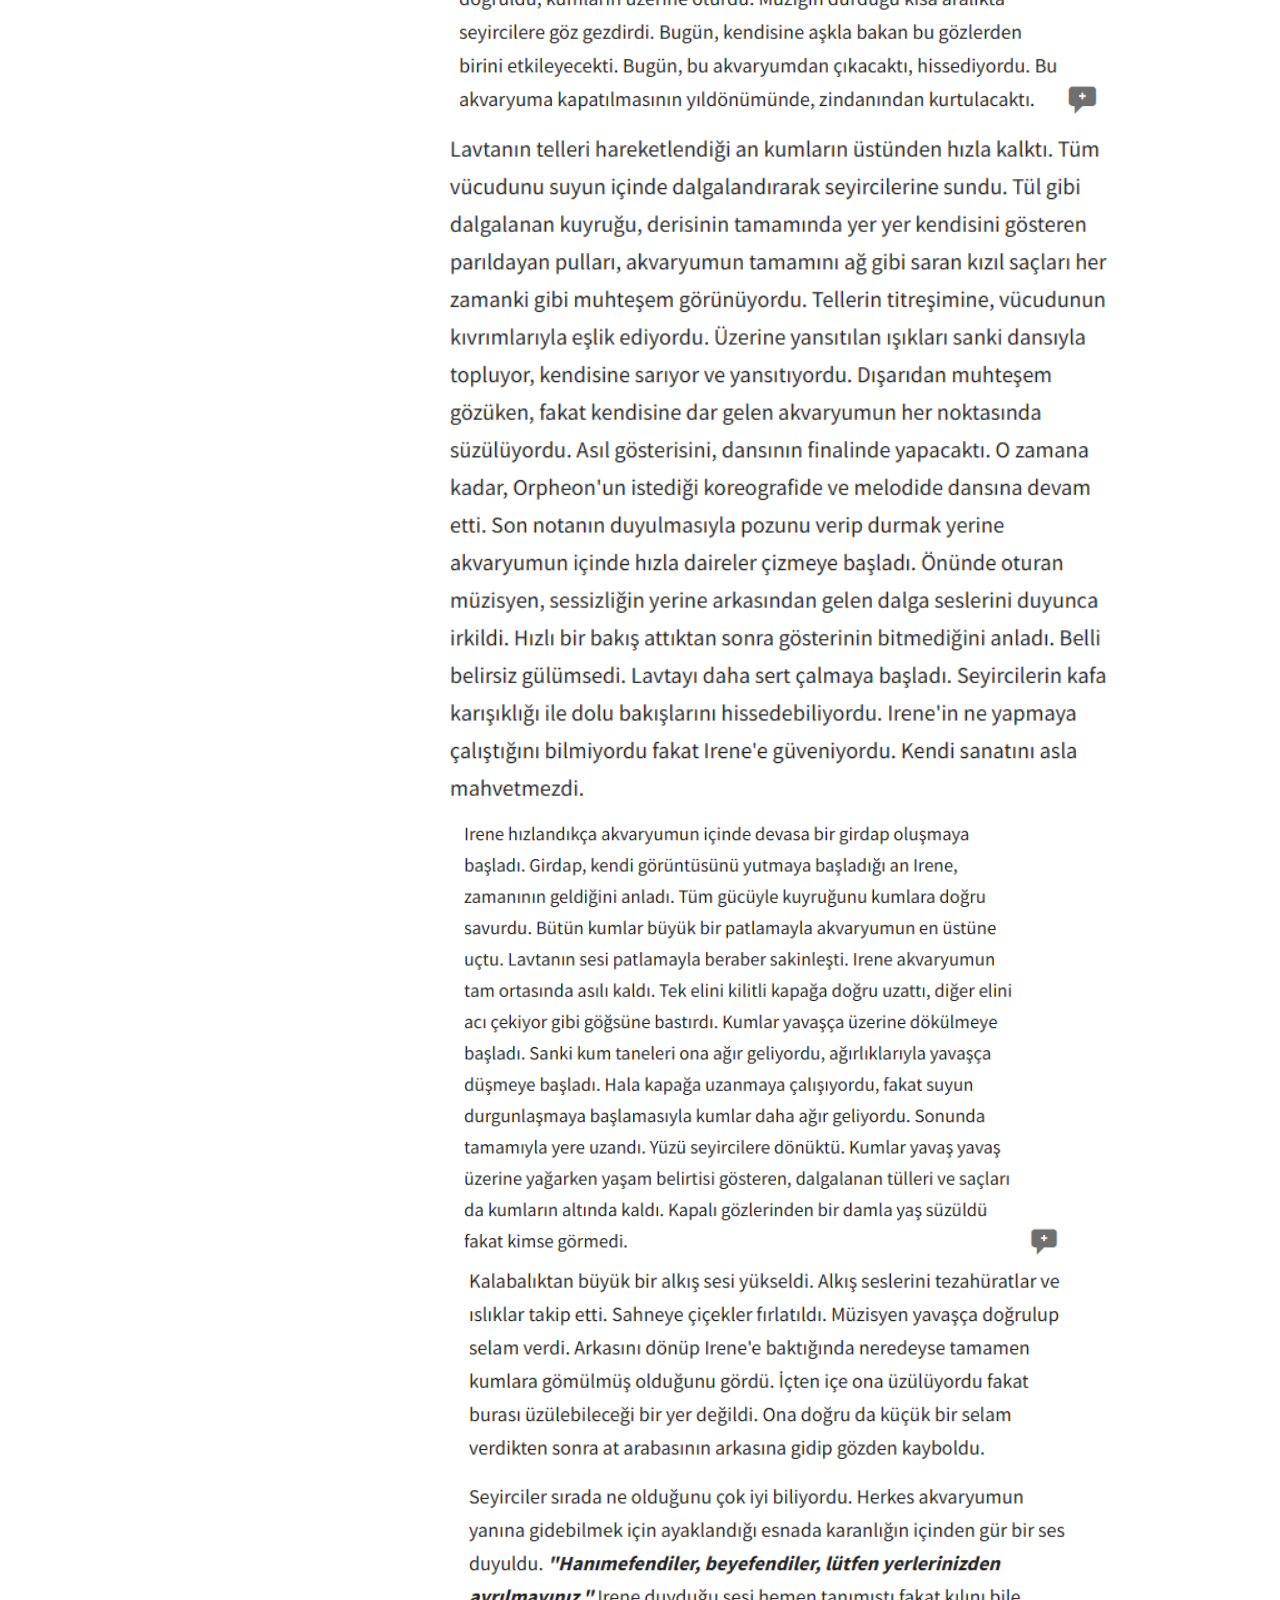
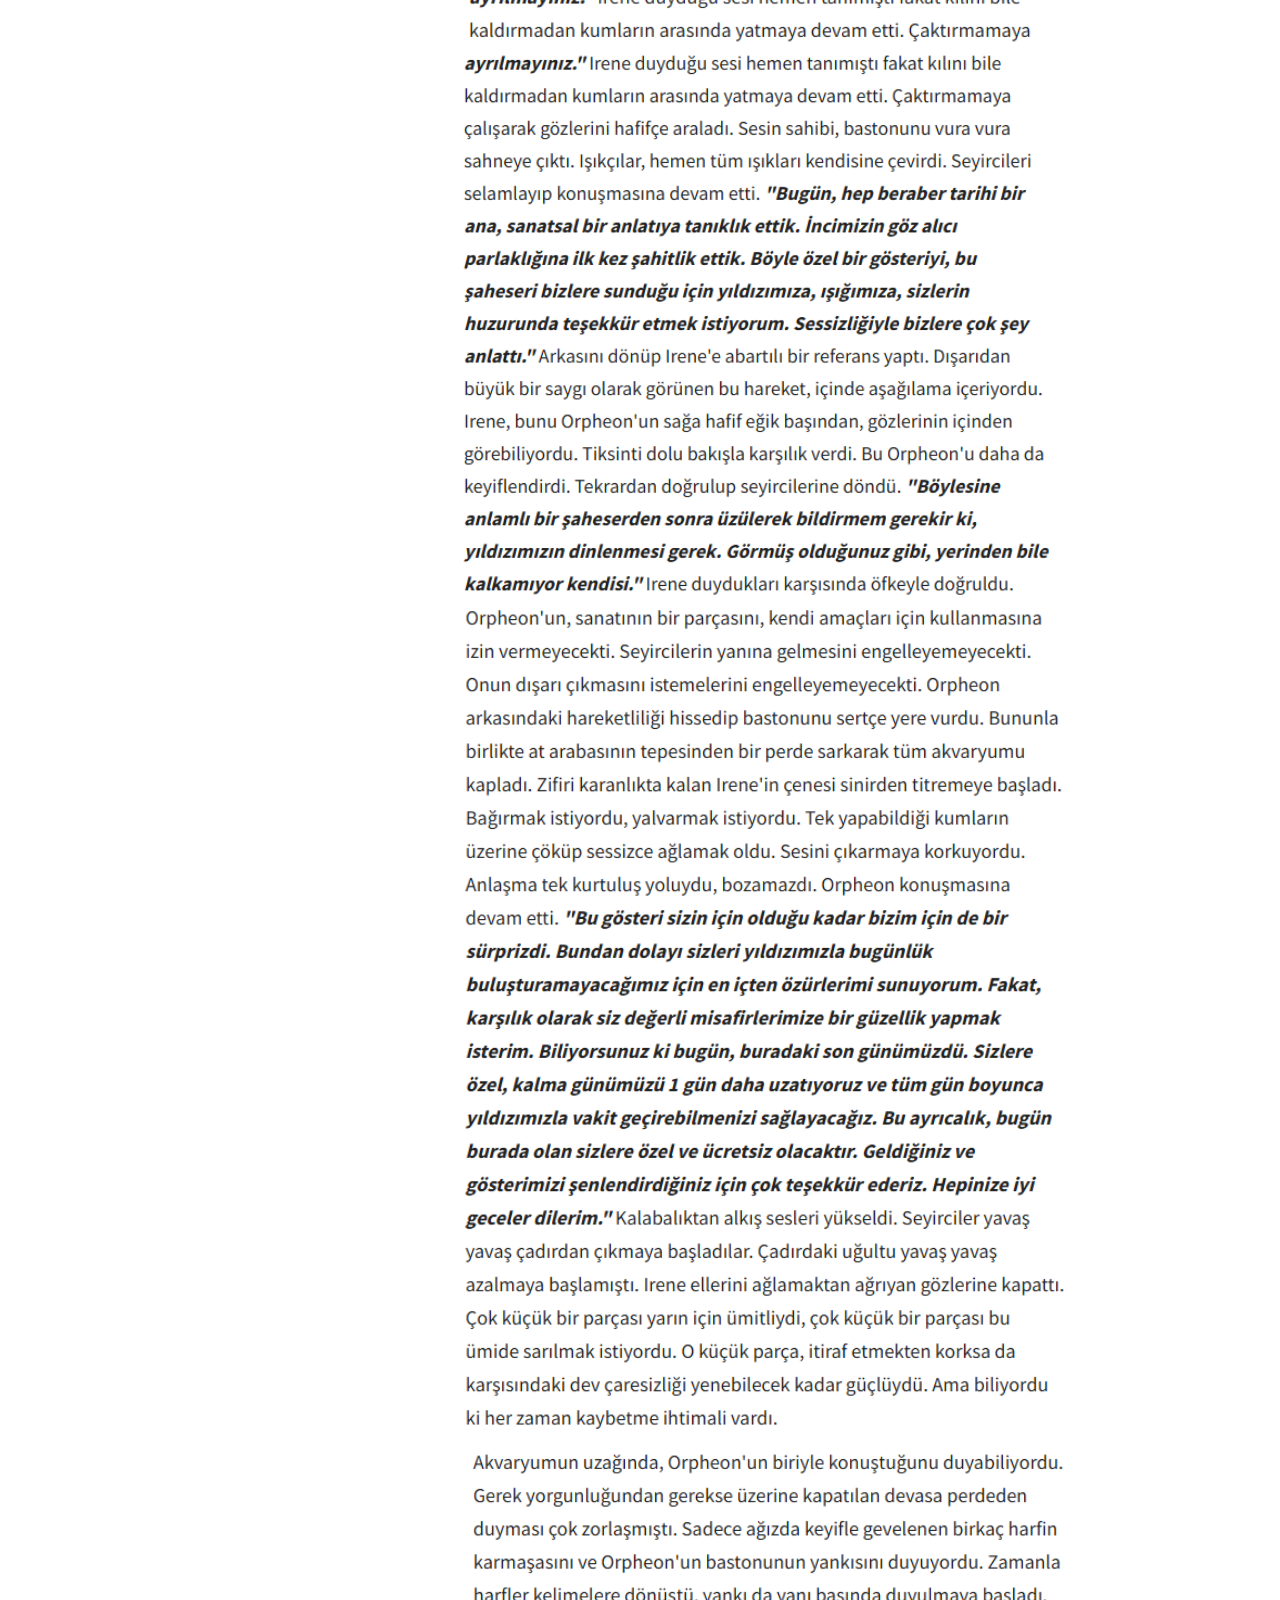
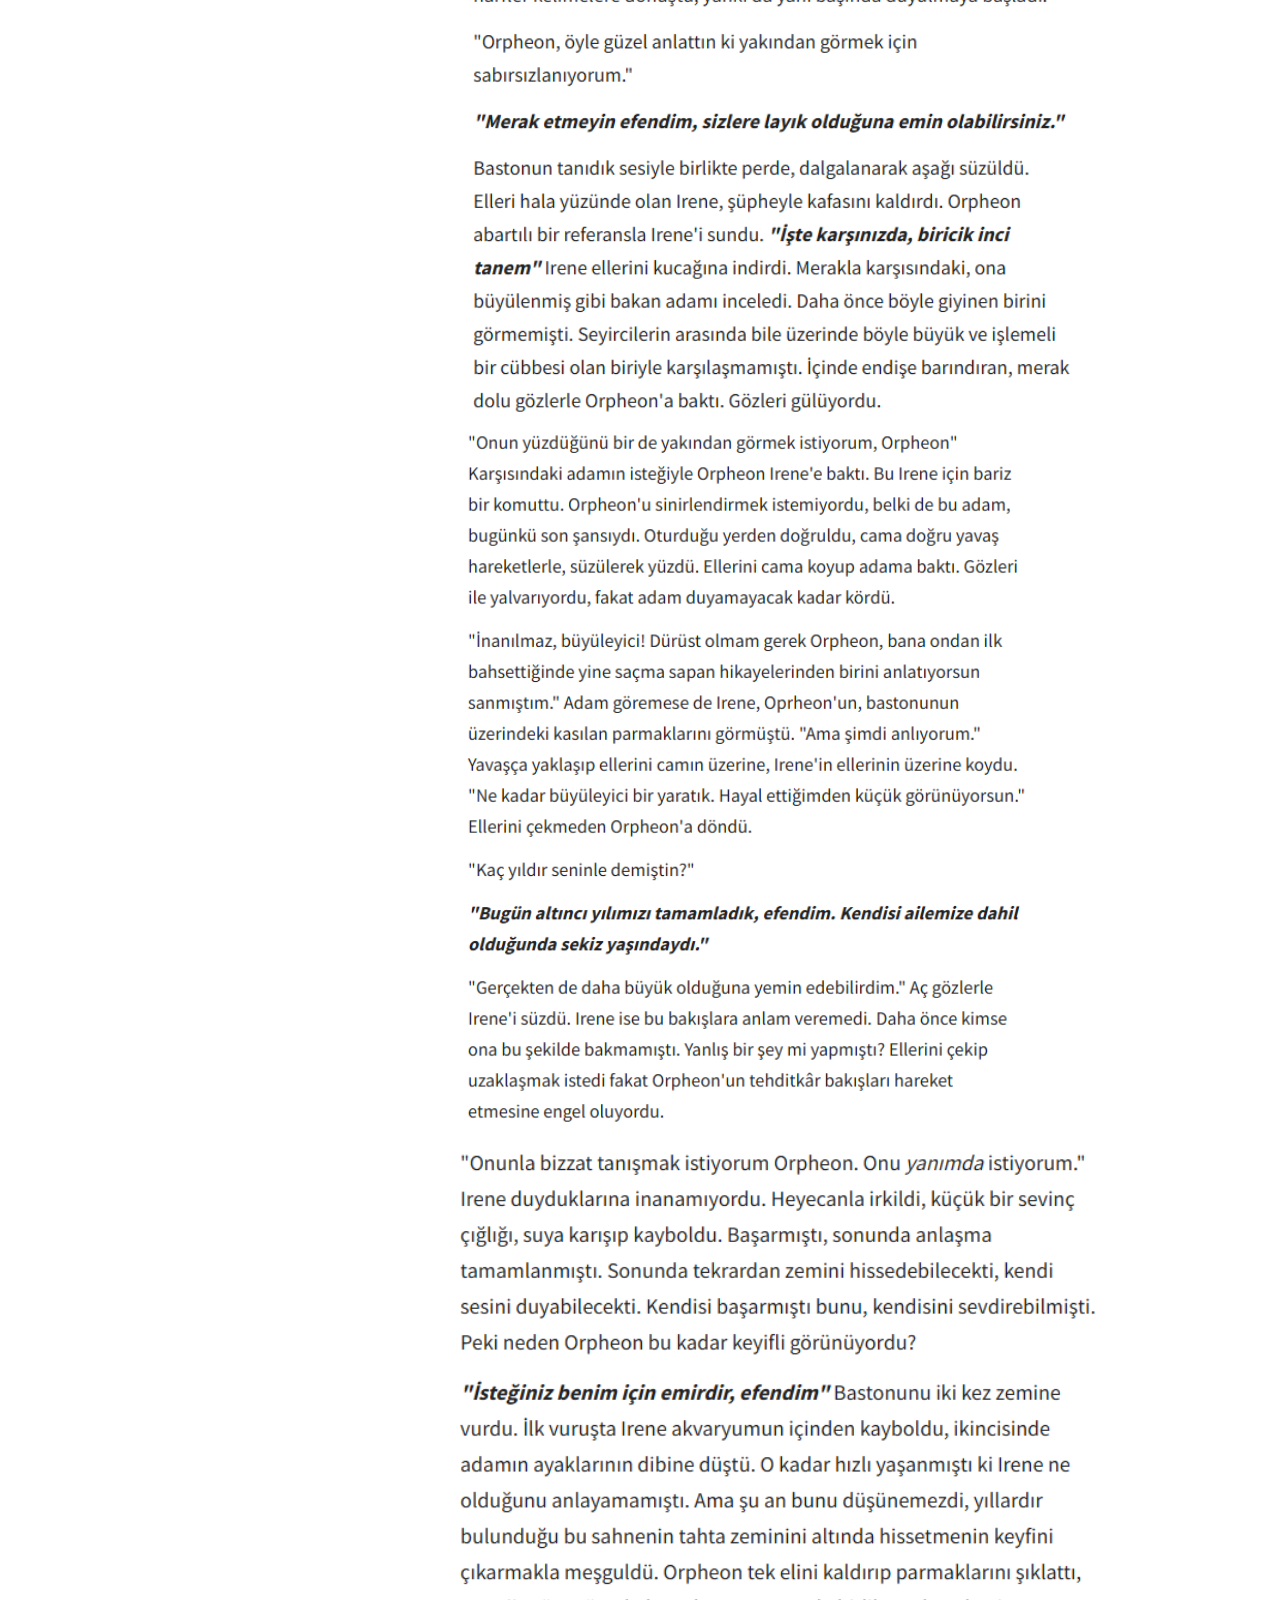
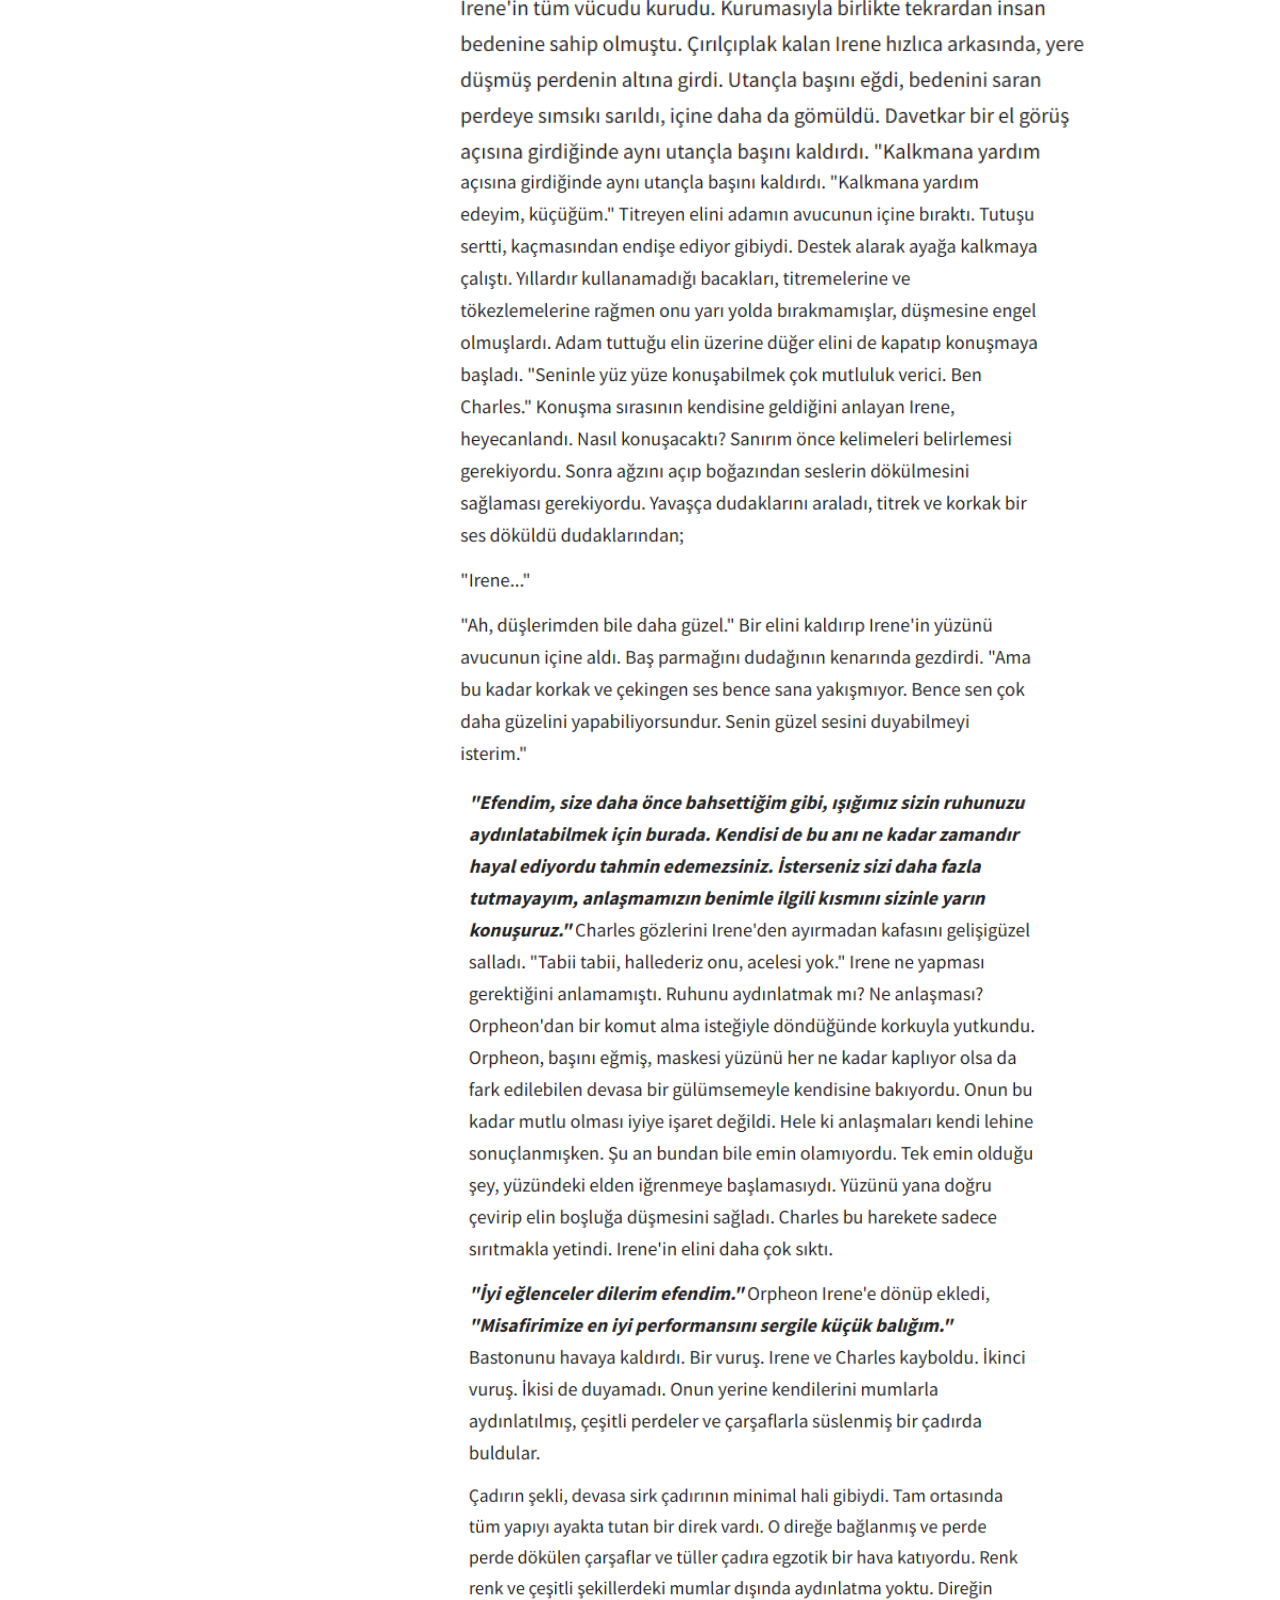
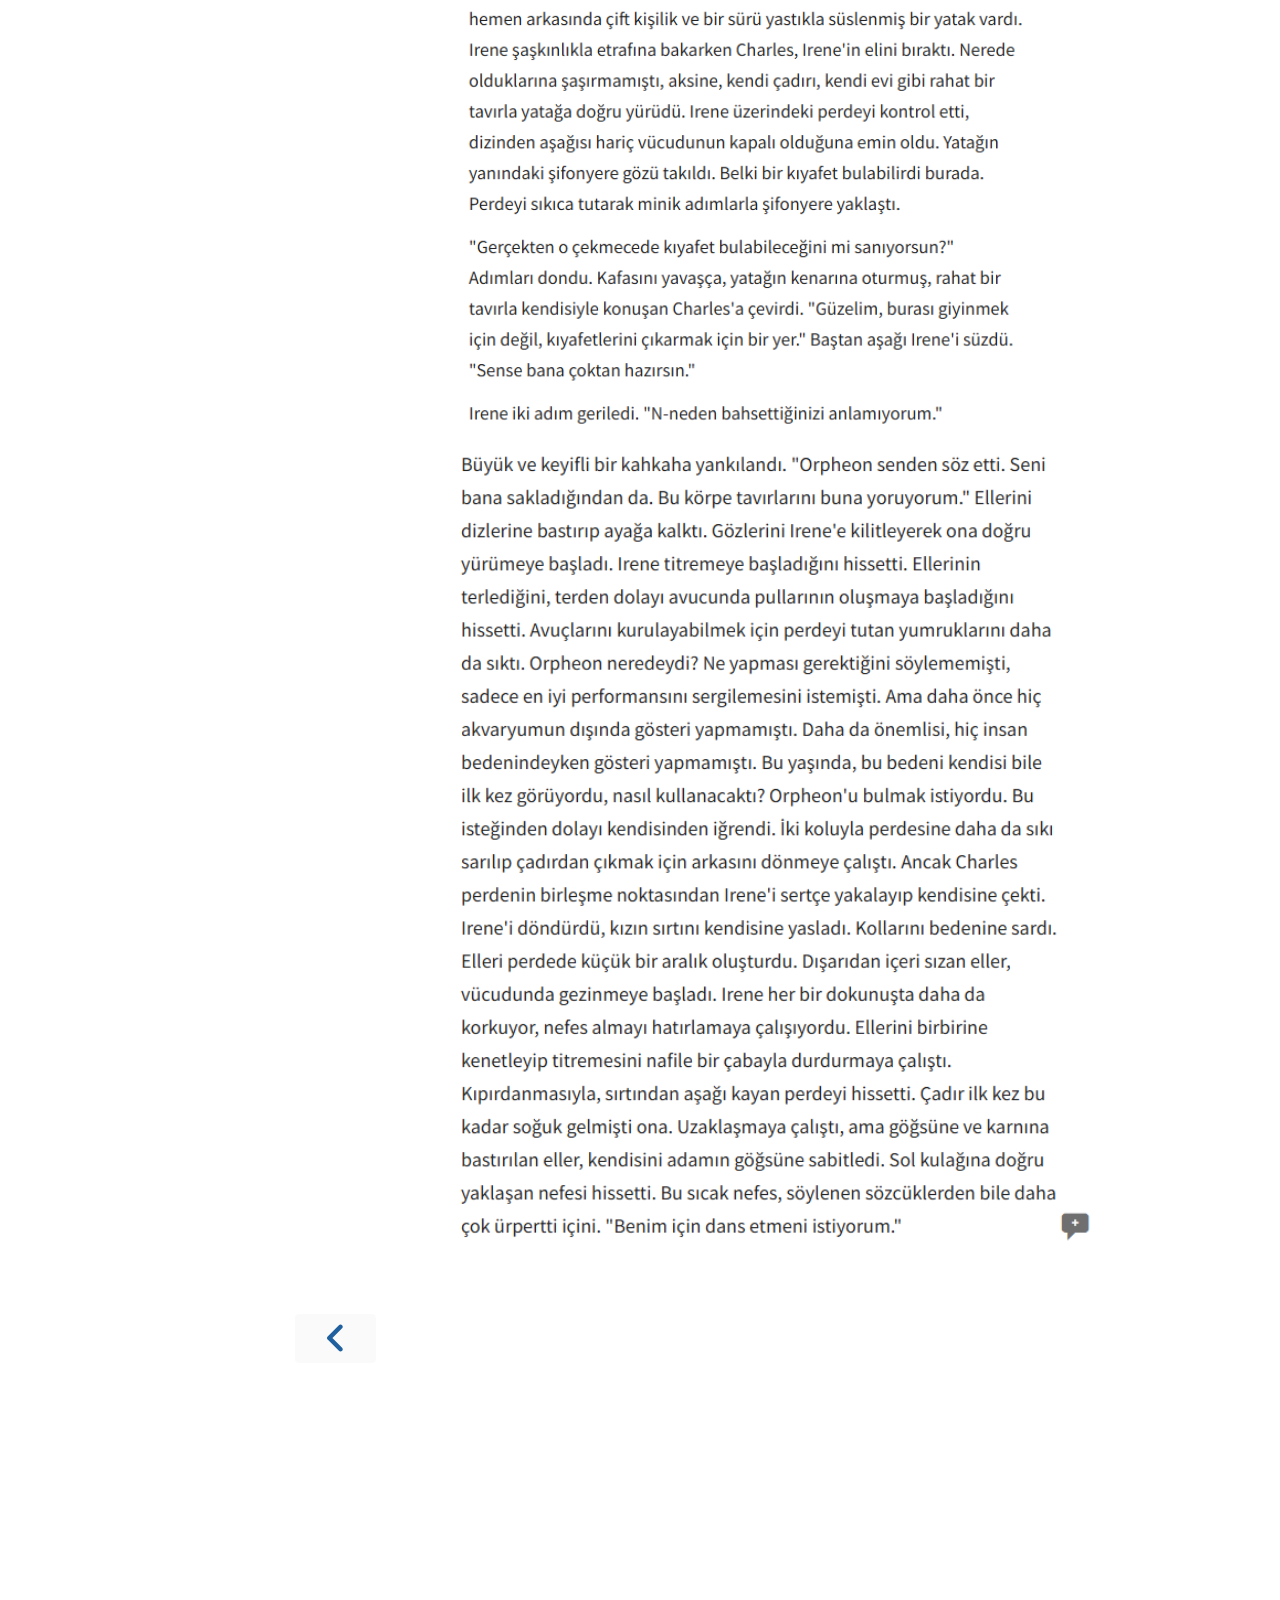
<file: bolum3.html>
<!DOCTYPE HTML>
<html lang="en" class="light sidebar-visible" dir="ltr">
    <head>
        <!-- Book generated using mdBook -->
        <meta charset="UTF-8">
        <title>Bölüm 3 - Irene</title>


        <!-- Custom HTML head -->

        <meta name="description" content="">
        <meta name="viewport" content="width=device-width, initial-scale=1">
        <meta name="theme-color" content="#ffffff">

        <link rel="icon" href="favicon-de23e50b.svg">
        <link rel="shortcut icon" href="favicon-8114d1fc.png">
        <link rel="stylesheet" href="css/variables-8adf115d.css">
        <link rel="stylesheet" href="css/general-e96d0476.css">
        <link rel="stylesheet" href="css/chrome-d279d366.css">
        <link rel="stylesheet" href="css/print-9e4910d8.css" media="print">

        <!-- Fonts -->
        <link rel="stylesheet" href="fonts/fonts-9644e21d.css">

        <!-- Highlight.js Stylesheets -->
        <link rel="stylesheet" id="mdbook-highlight-css" href="highlight-493f70e1.css">
        <link rel="stylesheet" id="mdbook-tomorrow-night-css" href="tomorrow-night-4c0ae647.css">
        <link rel="stylesheet" id="mdbook-ayu-highlight-css" href="ayu-highlight-3fdfc3ac.css">

        <!-- Custom theme stylesheets -->
        <link rel="stylesheet" href="src/custom-9194b626.css">


        <!-- Provide site root and default themes to javascript -->
        <script>
            const path_to_root = "";
            const default_light_theme = "light";
            const default_dark_theme = "navy";
            window.path_to_searchindex_js = "searchindex-d4fcfb44.js";
        </script>
        <!-- Start loading toc.js asap -->
        <script src="toc-2e835e75.js"></script>
    </head>
    <body>
    <div id="mdbook-help-container">
        <div id="mdbook-help-popup">
            <h2 class="mdbook-help-title">Keyboard shortcuts</h2>
            <div>
                <p>Press <kbd>←</kbd> or <kbd>→</kbd> to navigate between chapters</p>
                <p>Press <kbd>S</kbd> or <kbd>/</kbd> to search in the book</p>
                <p>Press <kbd>?</kbd> to show this help</p>
                <p>Press <kbd>Esc</kbd> to hide this help</p>
            </div>
        </div>
    </div>
    <div id="mdbook-body-container">
        <!-- Work around some values being stored in localStorage wrapped in quotes -->
        <script>
            try {
                let theme = localStorage.getItem('mdbook-theme');
                let sidebar = localStorage.getItem('mdbook-sidebar');

                if (theme.startsWith('"') && theme.endsWith('"')) {
                    localStorage.setItem('mdbook-theme', theme.slice(1, theme.length - 1));
                }

                if (sidebar.startsWith('"') && sidebar.endsWith('"')) {
                    localStorage.setItem('mdbook-sidebar', sidebar.slice(1, sidebar.length - 1));
                }
            } catch (e) { }
        </script>

        <!-- Set the theme before any content is loaded, prevents flash -->
        <script>
            const default_theme = window.matchMedia("(prefers-color-scheme: dark)").matches ? default_dark_theme : default_light_theme;
            let theme;
            try { theme = localStorage.getItem('mdbook-theme'); } catch(e) { }
            if (theme === null || theme === undefined) { theme = default_theme; }
            const html = document.documentElement;
            html.classList.remove('light')
            html.classList.add(theme);
            html.classList.add("js");
        </script>

        <input type="checkbox" id="mdbook-sidebar-toggle-anchor" class="hidden">

        <!-- Hide / unhide sidebar before it is displayed -->
        <script>
            let sidebar = null;
            const sidebar_toggle = document.getElementById("mdbook-sidebar-toggle-anchor");
            if (document.body.clientWidth >= 1080) {
                try { sidebar = localStorage.getItem('mdbook-sidebar'); } catch(e) { }
                sidebar = sidebar || 'visible';
            } else {
                sidebar = 'hidden';
                sidebar_toggle.checked = false;
            }
            if (sidebar === 'visible') {
                sidebar_toggle.checked = true;
            } else {
                html.classList.remove('sidebar-visible');
            }
        </script>

        <nav id="mdbook-sidebar" class="sidebar" aria-label="Table of contents">
            <!-- populated by js -->
            <mdbook-sidebar-scrollbox class="sidebar-scrollbox"></mdbook-sidebar-scrollbox>
            <noscript>
                <iframe class="sidebar-iframe-outer" src="toc.html"></iframe>
            </noscript>
            <div id="mdbook-sidebar-resize-handle" class="sidebar-resize-handle">
                <div class="sidebar-resize-indicator"></div>
            </div>
        </nav>

        <div id="mdbook-page-wrapper" class="page-wrapper">

            <div class="page">
                <div id="mdbook-menu-bar-hover-placeholder"></div>
                <div id="mdbook-menu-bar" class="menu-bar sticky">
                    <div class="left-buttons">
                        <label id="mdbook-sidebar-toggle" class="icon-button" for="mdbook-sidebar-toggle-anchor" title="Toggle Table of Contents" aria-label="Toggle Table of Contents" aria-controls="mdbook-sidebar">
                            <span class=fa-svg><svg xmlns="http://www.w3.org/2000/svg" viewBox="0 0 448 512"><!--! Font Awesome Free 6.2.0 by @fontawesome - https://fontawesome.com License - https://fontawesome.com/license/free (Icons: CC BY 4.0, Fonts: SIL OFL 1.1, Code: MIT License) Copyright 2022 Fonticons, Inc. --><path d="M0 96C0 78.3 14.3 64 32 64H416c17.7 0 32 14.3 32 32s-14.3 32-32 32H32C14.3 128 0 113.7 0 96zM0 256c0-17.7 14.3-32 32-32H416c17.7 0 32 14.3 32 32s-14.3 32-32 32H32c-17.7 0-32-14.3-32-32zM448 416c0 17.7-14.3 32-32 32H32c-17.7 0-32-14.3-32-32s14.3-32 32-32H416c17.7 0 32 14.3 32 32z"/></svg></span>
                        </label>
                        <button id="mdbook-theme-toggle" class="icon-button" type="button" title="Change theme" aria-label="Change theme" aria-haspopup="true" aria-expanded="false" aria-controls="mdbook-theme-list">
                            <span class=fa-svg><svg xmlns="http://www.w3.org/2000/svg" viewBox="0 0 576 512"><!--! Font Awesome Free 6.2.0 by @fontawesome - https://fontawesome.com License - https://fontawesome.com/license/free (Icons: CC BY 4.0, Fonts: SIL OFL 1.1, Code: MIT License) Copyright 2022 Fonticons, Inc. --><path d="M371.3 367.1c27.3-3.9 51.9-19.4 67.2-42.9L600.2 74.1c12.6-19.5 9.4-45.3-7.6-61.2S549.7-4.4 531.1 9.6L294.4 187.2c-24 18-38.2 46.1-38.4 76.1L371.3 367.1zm-19.6 25.4l-116-104.4C175.9 290.3 128 339.6 128 400c0 3.9 .2 7.8 .6 11.6c1.8 17.5-10.2 36.4-27.8 36.4H96c-17.7 0-32 14.3-32 32s14.3 32 32 32H240c61.9 0 112-50.1 112-112c0-2.5-.1-5-.2-7.5z"/></svg></span>
                        </button>
                        <ul id="mdbook-theme-list" class="theme-popup" aria-label="Themes" role="menu">
                            <li role="none"><button role="menuitem" class="theme" id="mdbook-theme-default_theme">Auto</button></li>
                            <li role="none"><button role="menuitem" class="theme" id="mdbook-theme-light">Light</button></li>
                            <li role="none"><button role="menuitem" class="theme" id="mdbook-theme-rust">Rust</button></li>
                            <li role="none"><button role="menuitem" class="theme" id="mdbook-theme-coal">Coal</button></li>
                            <li role="none"><button role="menuitem" class="theme" id="mdbook-theme-navy">Navy</button></li>
                            <li role="none"><button role="menuitem" class="theme" id="mdbook-theme-ayu">Ayu</button></li>
                        </ul>
                        <button id="mdbook-search-toggle" class="icon-button" type="button" title="Search (`/`)" aria-label="Toggle Searchbar" aria-expanded="false" aria-keyshortcuts="/ s" aria-controls="mdbook-searchbar">
                            <span class=fa-svg><svg xmlns="http://www.w3.org/2000/svg" viewBox="0 0 512 512"><!--! Font Awesome Free 6.2.0 by @fontawesome - https://fontawesome.com License - https://fontawesome.com/license/free (Icons: CC BY 4.0, Fonts: SIL OFL 1.1, Code: MIT License) Copyright 2022 Fonticons, Inc. --><path d="M416 208c0 45.9-14.9 88.3-40 122.7L502.6 457.4c12.5 12.5 12.5 32.8 0 45.3s-32.8 12.5-45.3 0L330.7 376c-34.4 25.2-76.8 40-122.7 40C93.1 416 0 322.9 0 208S93.1 0 208 0S416 93.1 416 208zM208 352c79.5 0 144-64.5 144-144s-64.5-144-144-144S64 128.5 64 208s64.5 144 144 144z"/></svg></span>
                        </button>
                    </div>

                    <h1 class="menu-title">Irene</h1>

                    <div class="right-buttons">
                        <a href="print.html" title="Print this book" aria-label="Print this book">
                            <span class=fa-svg id="print-button"><svg xmlns="http://www.w3.org/2000/svg" viewBox="0 0 512 512"><!--! Font Awesome Free 6.2.0 by @fontawesome - https://fontawesome.com License - https://fontawesome.com/license/free (Icons: CC BY 4.0, Fonts: SIL OFL 1.1, Code: MIT License) Copyright 2022 Fonticons, Inc. --><path d="M128 0C92.7 0 64 28.7 64 64v96h64V64H354.7L384 93.3V160h64V93.3c0-17-6.7-33.3-18.7-45.3L400 18.7C388 6.7 371.7 0 354.7 0H128zM384 352v32 64H128V384 368 352H384zm64 32h32c17.7 0 32-14.3 32-32V256c0-35.3-28.7-64-64-64H64c-35.3 0-64 28.7-64 64v96c0 17.7 14.3 32 32 32H64v64c0 35.3 28.7 64 64 64H384c35.3 0 64-28.7 64-64V384zm-16-88c-13.3 0-24-10.7-24-24s10.7-24 24-24s24 10.7 24 24s-10.7 24-24 24z"/></svg></span>
                        </a>

                    </div>
                </div>

                <div id="mdbook-search-wrapper" class="hidden">
                    <form id="mdbook-searchbar-outer" class="searchbar-outer">
                        <div class="search-wrapper">
                            <input type="search" id="mdbook-searchbar" name="searchbar" placeholder="Search this book ..." aria-controls="mdbook-searchresults-outer" aria-describedby="searchresults-header">
                            <div class="spinner-wrapper">
                                <span class=fa-svg id="fa-spin"><svg xmlns="http://www.w3.org/2000/svg" viewBox="0 0 512 512"><!--! Font Awesome Free 6.2.0 by @fontawesome - https://fontawesome.com License - https://fontawesome.com/license/free (Icons: CC BY 4.0, Fonts: SIL OFL 1.1, Code: MIT License) Copyright 2022 Fonticons, Inc. --><path d="M304 48c0-26.5-21.5-48-48-48s-48 21.5-48 48s21.5 48 48 48s48-21.5 48-48zm0 416c0-26.5-21.5-48-48-48s-48 21.5-48 48s21.5 48 48 48s48-21.5 48-48zM48 304c26.5 0 48-21.5 48-48s-21.5-48-48-48s-48 21.5-48 48s21.5 48 48 48zm464-48c0-26.5-21.5-48-48-48s-48 21.5-48 48s21.5 48 48 48s48-21.5 48-48zM142.9 437c18.7-18.7 18.7-49.1 0-67.9s-49.1-18.7-67.9 0s-18.7 49.1 0 67.9s49.1 18.7 67.9 0zm0-294.2c18.7-18.7 18.7-49.1 0-67.9S93.7 56.2 75 75s-18.7 49.1 0 67.9s49.1 18.7 67.9 0zM369.1 437c18.7 18.7 49.1 18.7 67.9 0s18.7-49.1 0-67.9s-49.1-18.7-67.9 0s-18.7 49.1 0 67.9z"/></svg></span>
                            </div>
                        </div>
                    </form>
                    <div id="mdbook-searchresults-outer" class="searchresults-outer hidden">
                        <div id="mdbook-searchresults-header" class="searchresults-header"></div>
                        <ul id="mdbook-searchresults">
                        </ul>
                    </div>
                </div>

                <!-- Apply ARIA attributes after the sidebar and the sidebar toggle button are added to the DOM -->
                <script>
                    document.getElementById('mdbook-sidebar-toggle').setAttribute('aria-expanded', sidebar === 'visible');
                    document.getElementById('mdbook-sidebar').setAttribute('aria-hidden', sidebar !== 'visible');
                    Array.from(document.querySelectorAll('#mdbook-sidebar a')).forEach(function(link) {
                        link.setAttribute('tabIndex', sidebar === 'visible' ? 0 : -1);
                    });
                </script>

                <div id="mdbook-content" class="content">
                    <main>
                        <h1 id="bölüm-3"><a class="header" href="#bölüm-3">Bölüm 3</a></h1>
<img src="images/Irine4.jpeg" class="ln-illustration" alt="Irene - 3. Bölüm">
<div class="img-caption">✦ Irene — 3. Bölüm ✦</div>

<p><label class="checkbox-label"><input class="checkbox-img" type="checkbox"><img src="images/b3-s1.png" alt="Sayfa 1"><span class="img-wrapper"><img src="images/b3-s1.png" alt="Sayfa 1"></span></label>
<label class="checkbox-label"><input class="checkbox-img" type="checkbox"><img src="images/b3-s2.png" alt="Sayfa 2"><span class="img-wrapper"><img src="images/b3-s2.png" alt="Sayfa 2"></span></label>
<label class="checkbox-label"><input class="checkbox-img" type="checkbox"><img src="images/b3-s3.png" alt="Sayfa 3"><span class="img-wrapper"><img src="images/b3-s3.png" alt="Sayfa 3"></span></label>
<label class="checkbox-label"><input class="checkbox-img" type="checkbox"><img src="images/b3-s4.png" alt="Sayfa 4"><span class="img-wrapper"><img src="images/b3-s4.png" alt="Sayfa 4"></span></label>
<label class="checkbox-label"><input class="checkbox-img" type="checkbox"><img src="images/b3-s5.png" alt="Sayfa 5"><span class="img-wrapper"><img src="images/b3-s5.png" alt="Sayfa 5"></span></label>
<label class="checkbox-label"><input class="checkbox-img" type="checkbox"><img src="images/b3-s6.png" alt="Sayfa 6"><span class="img-wrapper"><img src="images/b3-s6.png" alt="Sayfa 6"></span></label>
<label class="checkbox-label"><input class="checkbox-img" type="checkbox"><img src="images/b3-s7.png" alt="Sayfa 7"><span class="img-wrapper"><img src="images/b3-s7.png" alt="Sayfa 7"></span></label>
<label class="checkbox-label"><input class="checkbox-img" type="checkbox"><img src="images/b3-s8.png" alt="Sayfa 8"><span class="img-wrapper"><img src="images/b3-s8.png" alt="Sayfa 8"></span></label>
<label class="checkbox-label"><input class="checkbox-img" type="checkbox"><img src="images/b3-s9.png" alt="Sayfa 9"><span class="img-wrapper"><img src="images/b3-s9.png" alt="Sayfa 9"></span></label>
<label class="checkbox-label"><input class="checkbox-img" type="checkbox"><img src="images/b3-s10.png" alt="Sayfa 10"><span class="img-wrapper"><img src="images/b3-s10.png" alt="Sayfa 10"></span></label>
<label class="checkbox-label"><input class="checkbox-img" type="checkbox"><img src="images/b3-s11.png" alt="Sayfa 11"><span class="img-wrapper"><img src="images/b3-s11.png" alt="Sayfa 11"></span></label>
<label class="checkbox-label"><input class="checkbox-img" type="checkbox"><img src="images/b3-s12.png" alt="Sayfa 12"><span class="img-wrapper"><img src="images/b3-s12.png" alt="Sayfa 12"></span></label>
<label class="checkbox-label"><input class="checkbox-img" type="checkbox"><img src="images/b3-s13.png" alt="Sayfa 13"><span class="img-wrapper"><img src="images/b3-s13.png" alt="Sayfa 13"></span></label>
<label class="checkbox-label"><input class="checkbox-img" type="checkbox"><img src="images/b3-s14.png" alt="Sayfa 14"><span class="img-wrapper"><img src="images/b3-s14.png" alt="Sayfa 14"></span></label></p>

                    </main>

                    <nav class="nav-wrapper" aria-label="Page navigation">
                        <!-- Mobile navigation buttons -->
                            <a rel="prev" href="bolum2.html" class="mobile-nav-chapters previous" title="Previous chapter" aria-label="Previous chapter" aria-keyshortcuts="Left">
                                <span class=fa-svg><svg xmlns="http://www.w3.org/2000/svg" viewBox="0 0 320 512"><!--! Font Awesome Free 6.2.0 by @fontawesome - https://fontawesome.com License - https://fontawesome.com/license/free (Icons: CC BY 4.0, Fonts: SIL OFL 1.1, Code: MIT License) Copyright 2022 Fonticons, Inc. --><path d="M41.4 233.4c-12.5 12.5-12.5 32.8 0 45.3l160 160c12.5 12.5 32.8 12.5 45.3 0s12.5-32.8 0-45.3L109.3 256 246.6 118.6c12.5-12.5 12.5-32.8 0-45.3s-32.8-12.5-45.3 0l-160 160z"/></svg></span>
                            </a>


                        <div style="clear: both"></div>
                    </nav>
                </div>
            </div>

            <nav class="nav-wide-wrapper" aria-label="Page navigation">
                    <a rel="prev" href="bolum2.html" class="nav-chapters previous" title="Previous chapter" aria-label="Previous chapter" aria-keyshortcuts="Left">
                        <span class=fa-svg><svg xmlns="http://www.w3.org/2000/svg" viewBox="0 0 320 512"><!--! Font Awesome Free 6.2.0 by @fontawesome - https://fontawesome.com License - https://fontawesome.com/license/free (Icons: CC BY 4.0, Fonts: SIL OFL 1.1, Code: MIT License) Copyright 2022 Fonticons, Inc. --><path d="M41.4 233.4c-12.5 12.5-12.5 32.8 0 45.3l160 160c12.5 12.5 32.8 12.5 45.3 0s12.5-32.8 0-45.3L109.3 256 246.6 118.6c12.5-12.5 12.5-32.8 0-45.3s-32.8-12.5-45.3 0l-160 160z"/></svg></span>
                    </a>

            </nav>

        </div>

        <template id=fa-eye><span class=fa-svg><svg xmlns="http://www.w3.org/2000/svg" viewBox="0 0 576 512"><!--! Font Awesome Free 6.2.0 by @fontawesome - https://fontawesome.com License - https://fontawesome.com/license/free (Icons: CC BY 4.0, Fonts: SIL OFL 1.1, Code: MIT License) Copyright 2022 Fonticons, Inc. --><path d="M288 32c-80.8 0-145.5 36.8-192.6 80.6C48.6 156 17.3 208 2.5 243.7c-3.3 7.9-3.3 16.7 0 24.6C17.3 304 48.6 356 95.4 399.4C142.5 443.2 207.2 480 288 480s145.5-36.8 192.6-80.6c46.8-43.5 78.1-95.4 93-131.1c3.3-7.9 3.3-16.7 0-24.6c-14.9-35.7-46.2-87.7-93-131.1C433.5 68.8 368.8 32 288 32zM432 256c0 79.5-64.5 144-144 144s-144-64.5-144-144s64.5-144 144-144s144 64.5 144 144zM288 192c0 35.3-28.7 64-64 64c-11.5 0-22.3-3-31.6-8.4c-.2 2.8-.4 5.5-.4 8.4c0 53 43 96 96 96s96-43 96-96s-43-96-96-96c-2.8 0-5.6 .1-8.4 .4c5.3 9.3 8.4 20.1 8.4 31.6z"/></svg></span></template>
        <template id=fa-eye-slash><span class=fa-svg><svg xmlns="http://www.w3.org/2000/svg" viewBox="0 0 640 512"><!--! Font Awesome Free 6.2.0 by @fontawesome - https://fontawesome.com License - https://fontawesome.com/license/free (Icons: CC BY 4.0, Fonts: SIL OFL 1.1, Code: MIT License) Copyright 2022 Fonticons, Inc. --><path d="M38.8 5.1C28.4-3.1 13.3-1.2 5.1 9.2S-1.2 34.7 9.2 42.9l592 464c10.4 8.2 25.5 6.3 33.7-4.1s6.3-25.5-4.1-33.7L525.6 386.7c39.6-40.6 66.4-86.1 79.9-118.4c3.3-7.9 3.3-16.7 0-24.6c-14.9-35.7-46.2-87.7-93-131.1C465.5 68.8 400.8 32 320 32c-68.2 0-125 26.3-169.3 60.8L38.8 5.1zM223.1 149.5C248.6 126.2 282.7 112 320 112c79.5 0 144 64.5 144 144c0 24.9-6.3 48.3-17.4 68.7L408 294.5c5.2-11.8 8-24.8 8-38.5c0-53-43-96-96-96c-2.8 0-5.6 .1-8.4 .4c5.3 9.3 8.4 20.1 8.4 31.6c0 10.2-2.4 19.8-6.6 28.3l-90.3-70.8zm223.1 298L373 389.9c-16.4 6.5-34.3 10.1-53 10.1c-79.5 0-144-64.5-144-144c0-6.9 .5-13.6 1.4-20.2L83.1 161.5C60.3 191.2 44 220.8 34.5 243.7c-3.3 7.9-3.3 16.7 0 24.6c14.9 35.7 46.2 87.7 93 131.1C174.5 443.2 239.2 480 320 480c47.8 0 89.9-12.9 126.2-32.5z"/></svg></span></template>
        <template id=fa-copy><span class=fa-svg><svg xmlns="http://www.w3.org/2000/svg" viewBox="0 0 512 512"><!--! Font Awesome Free 6.2.0 by @fontawesome - https://fontawesome.com License - https://fontawesome.com/license/free (Icons: CC BY 4.0, Fonts: SIL OFL 1.1, Code: MIT License) Copyright 2022 Fonticons, Inc. --><path d="M502.6 70.63l-61.25-61.25C435.4 3.371 427.2 0 418.7 0H255.1c-35.35 0-64 28.66-64 64l.0195 256C192 355.4 220.7 384 256 384h192c35.2 0 64-28.8 64-64V93.25C512 84.77 508.6 76.63 502.6 70.63zM464 320c0 8.836-7.164 16-16 16H255.1c-8.838 0-16-7.164-16-16L239.1 64.13c0-8.836 7.164-16 16-16h128L384 96c0 17.67 14.33 32 32 32h47.1V320zM272 448c0 8.836-7.164 16-16 16H63.1c-8.838 0-16-7.164-16-16L47.98 192.1c0-8.836 7.164-16 16-16H160V128H63.99c-35.35 0-64 28.65-64 64l.0098 256C.002 483.3 28.66 512 64 512h192c35.2 0 64-28.8 64-64v-32h-47.1L272 448z"/></svg></span></template>
        <template id=fa-play><span class=fa-svg><svg xmlns="http://www.w3.org/2000/svg" viewBox="0 0 384 512"><!--! Font Awesome Free 6.2.0 by @fontawesome - https://fontawesome.com License - https://fontawesome.com/license/free (Icons: CC BY 4.0, Fonts: SIL OFL 1.1, Code: MIT License) Copyright 2022 Fonticons, Inc. --><path d="M73 39c-14.8-9.1-33.4-9.4-48.5-.9S0 62.6 0 80V432c0 17.4 9.4 33.4 24.5 41.9s33.7 8.1 48.5-.9L361 297c14.3-8.7 23-24.2 23-41s-8.7-32.2-23-41L73 39z"/></svg></span></template>
        <template id=fa-clock-rotate-left><span class=fa-svg><svg xmlns="http://www.w3.org/2000/svg" viewBox="0 0 512 512"><!--! Font Awesome Free 6.2.0 by @fontawesome - https://fontawesome.com License - https://fontawesome.com/license/free (Icons: CC BY 4.0, Fonts: SIL OFL 1.1, Code: MIT License) Copyright 2022 Fonticons, Inc. --><path d="M75 75L41 41C25.9 25.9 0 36.6 0 57.9V168c0 13.3 10.7 24 24 24H134.1c21.4 0 32.1-25.9 17-41l-30.8-30.8C155 85.5 203 64 256 64c106 0 192 86 192 192s-86 192-192 192c-40.8 0-78.6-12.7-109.7-34.4c-14.5-10.1-34.4-6.6-44.6 7.9s-6.6 34.4 7.9 44.6C151.2 495 201.7 512 256 512c141.4 0 256-114.6 256-256S397.4 0 256 0C185.3 0 121.3 28.7 75 75zm181 53c-13.3 0-24 10.7-24 24V256c0 6.4 2.5 12.5 7 17l72 72c9.4 9.4 24.6 9.4 33.9 0s9.4-24.6 0-33.9l-65-65V152c0-13.3-10.7-24-24-24z"/></svg></span></template>



        <script>
            window.playground_copyable = true;
        </script>


        <script src="elasticlunr-ef4e11c1.min.js"></script>
        <script src="mark-09e88c2c.min.js"></script>
        <script src="searcher-09f2665d.js"></script>

        <script src="clipboard-1626706a.min.js"></script>
        <script src="highlight-abc7f01d.js"></script>
        <script src="book-609e4cb8.js"></script>

        <!-- Custom JS scripts -->



    </div>
    </body>
</html>
</file>
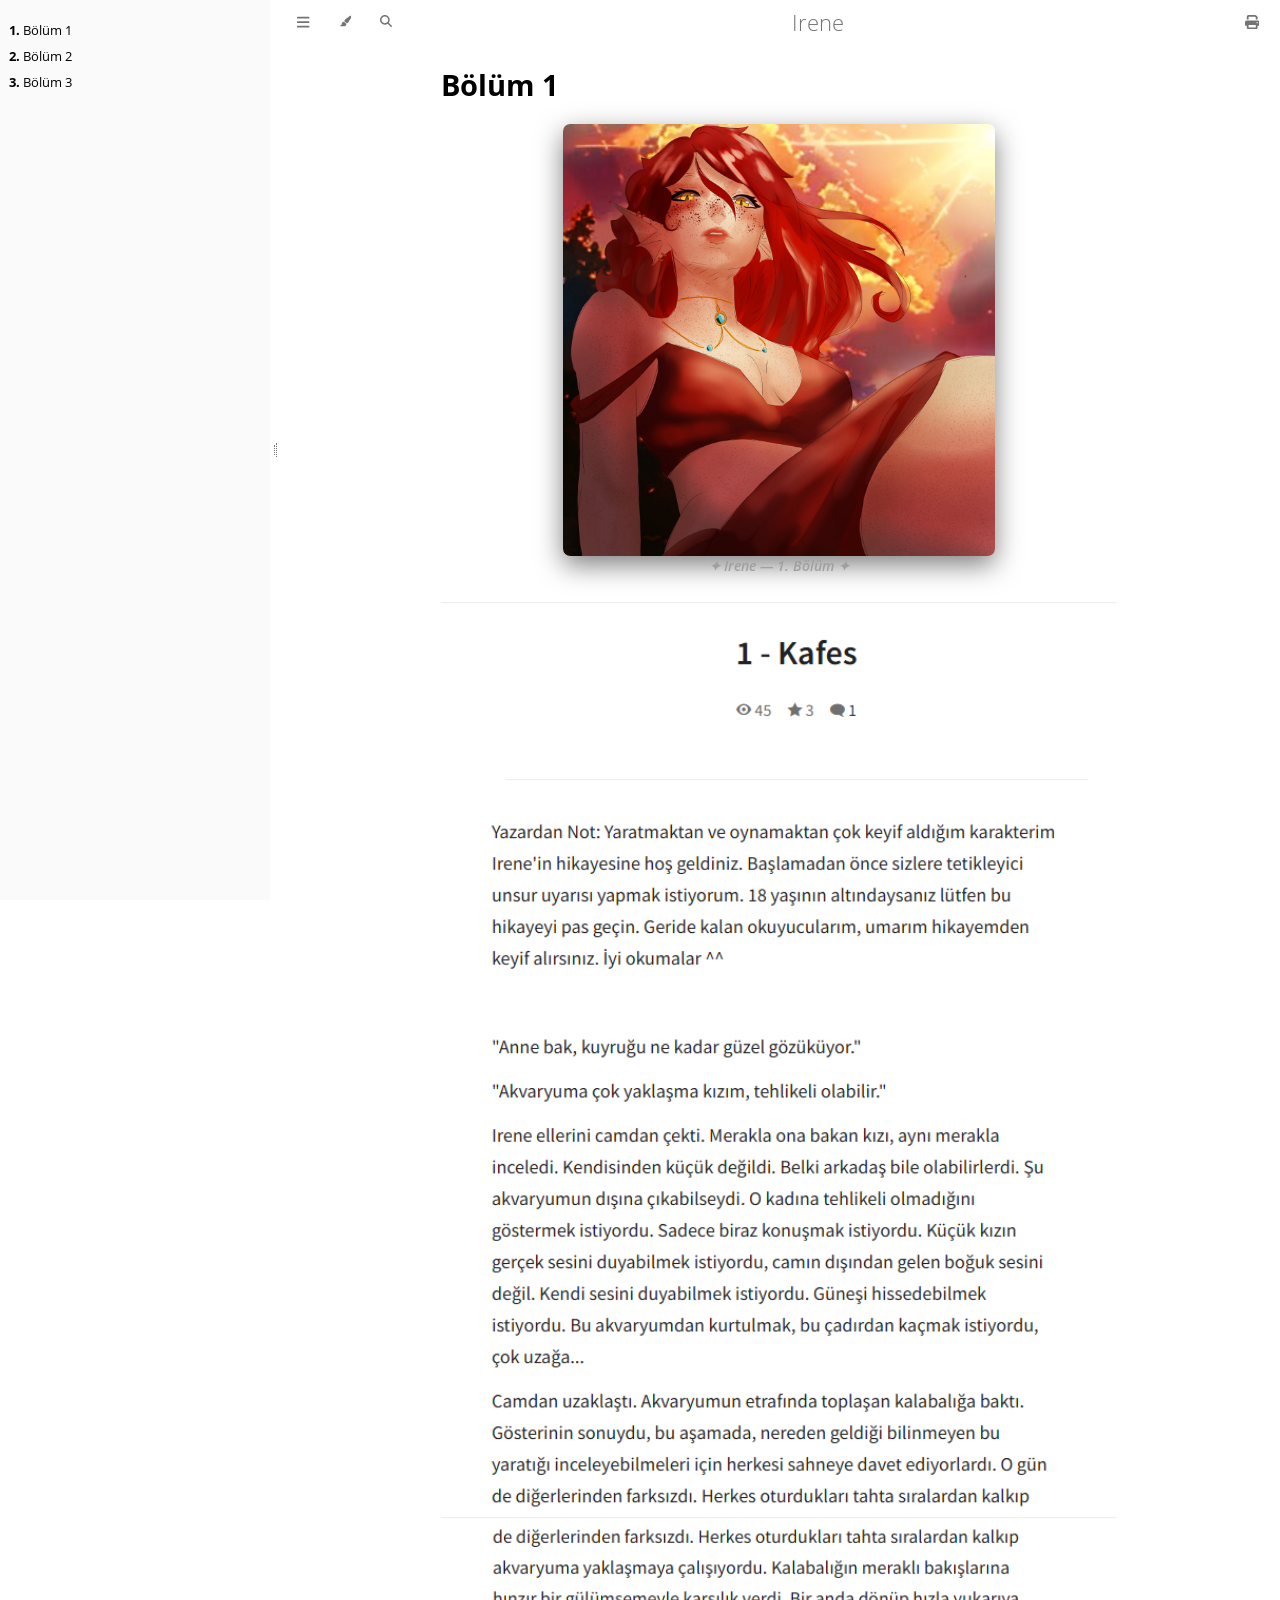
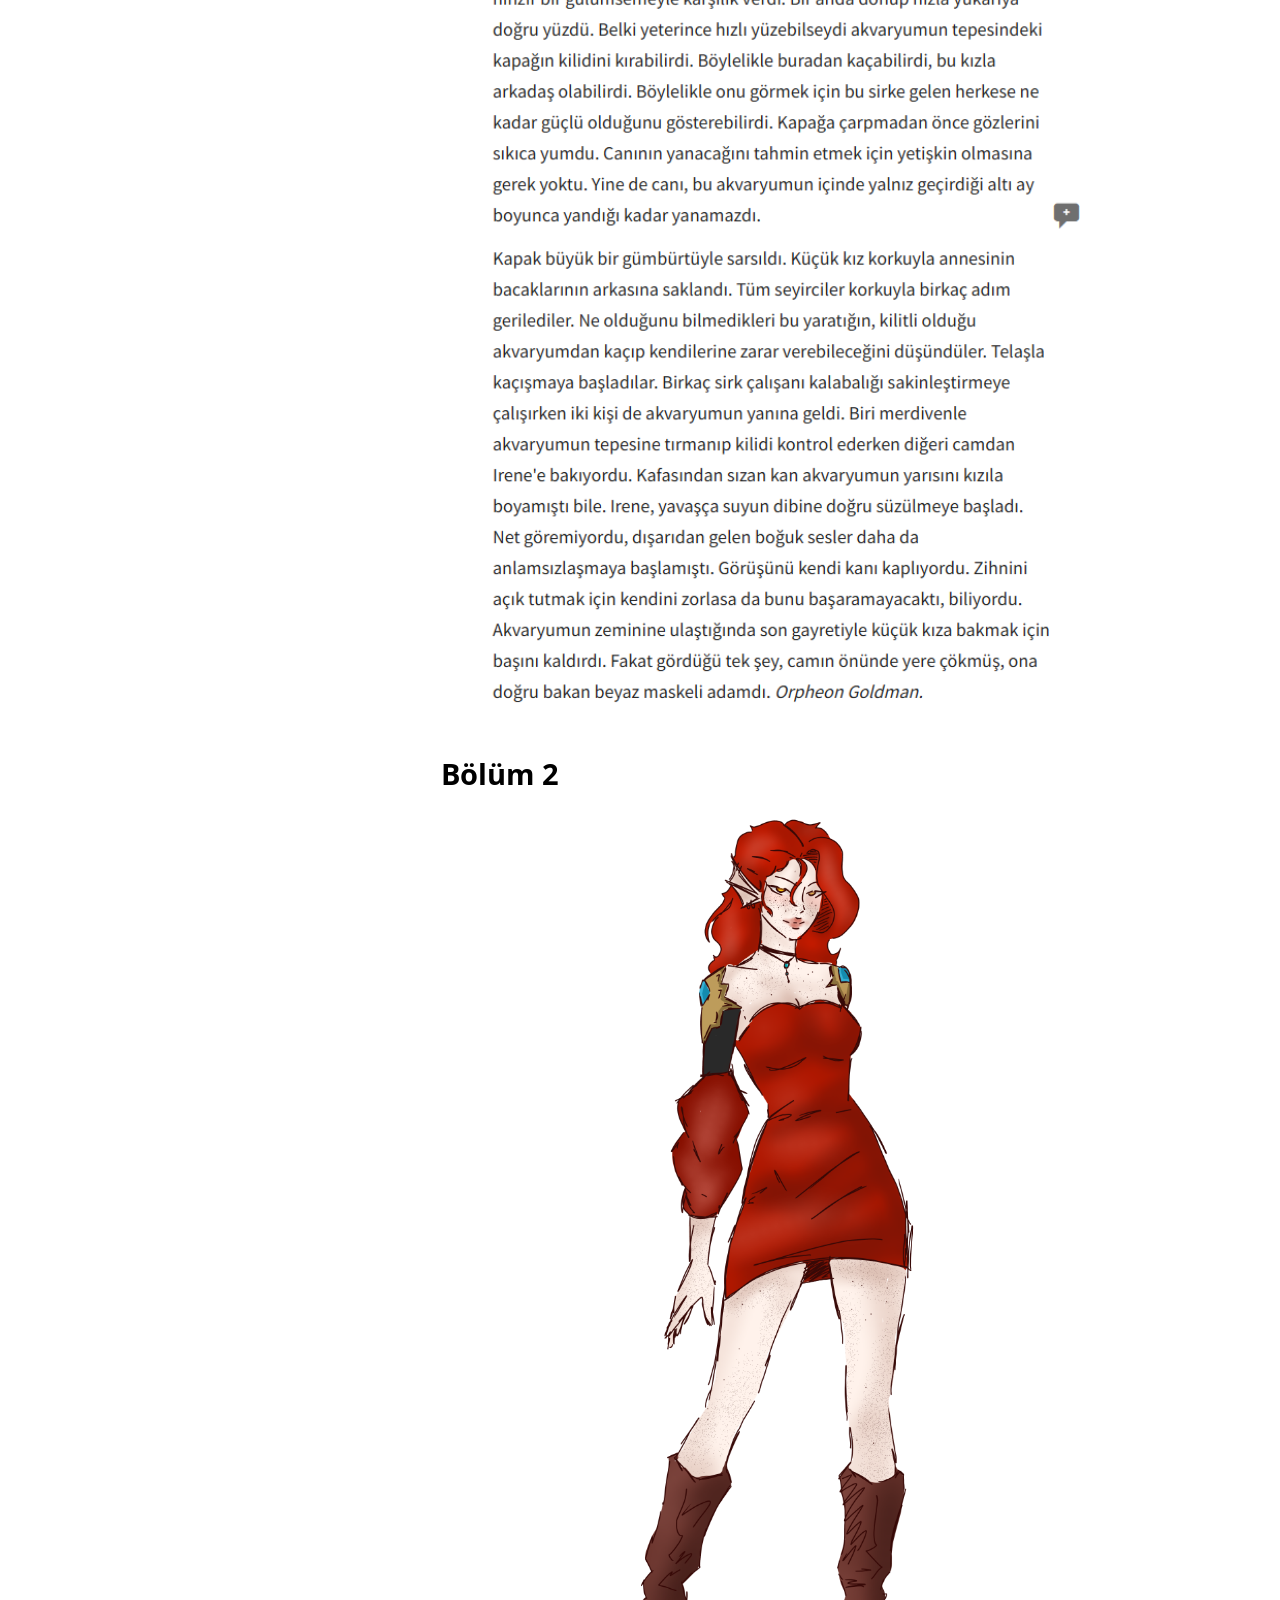
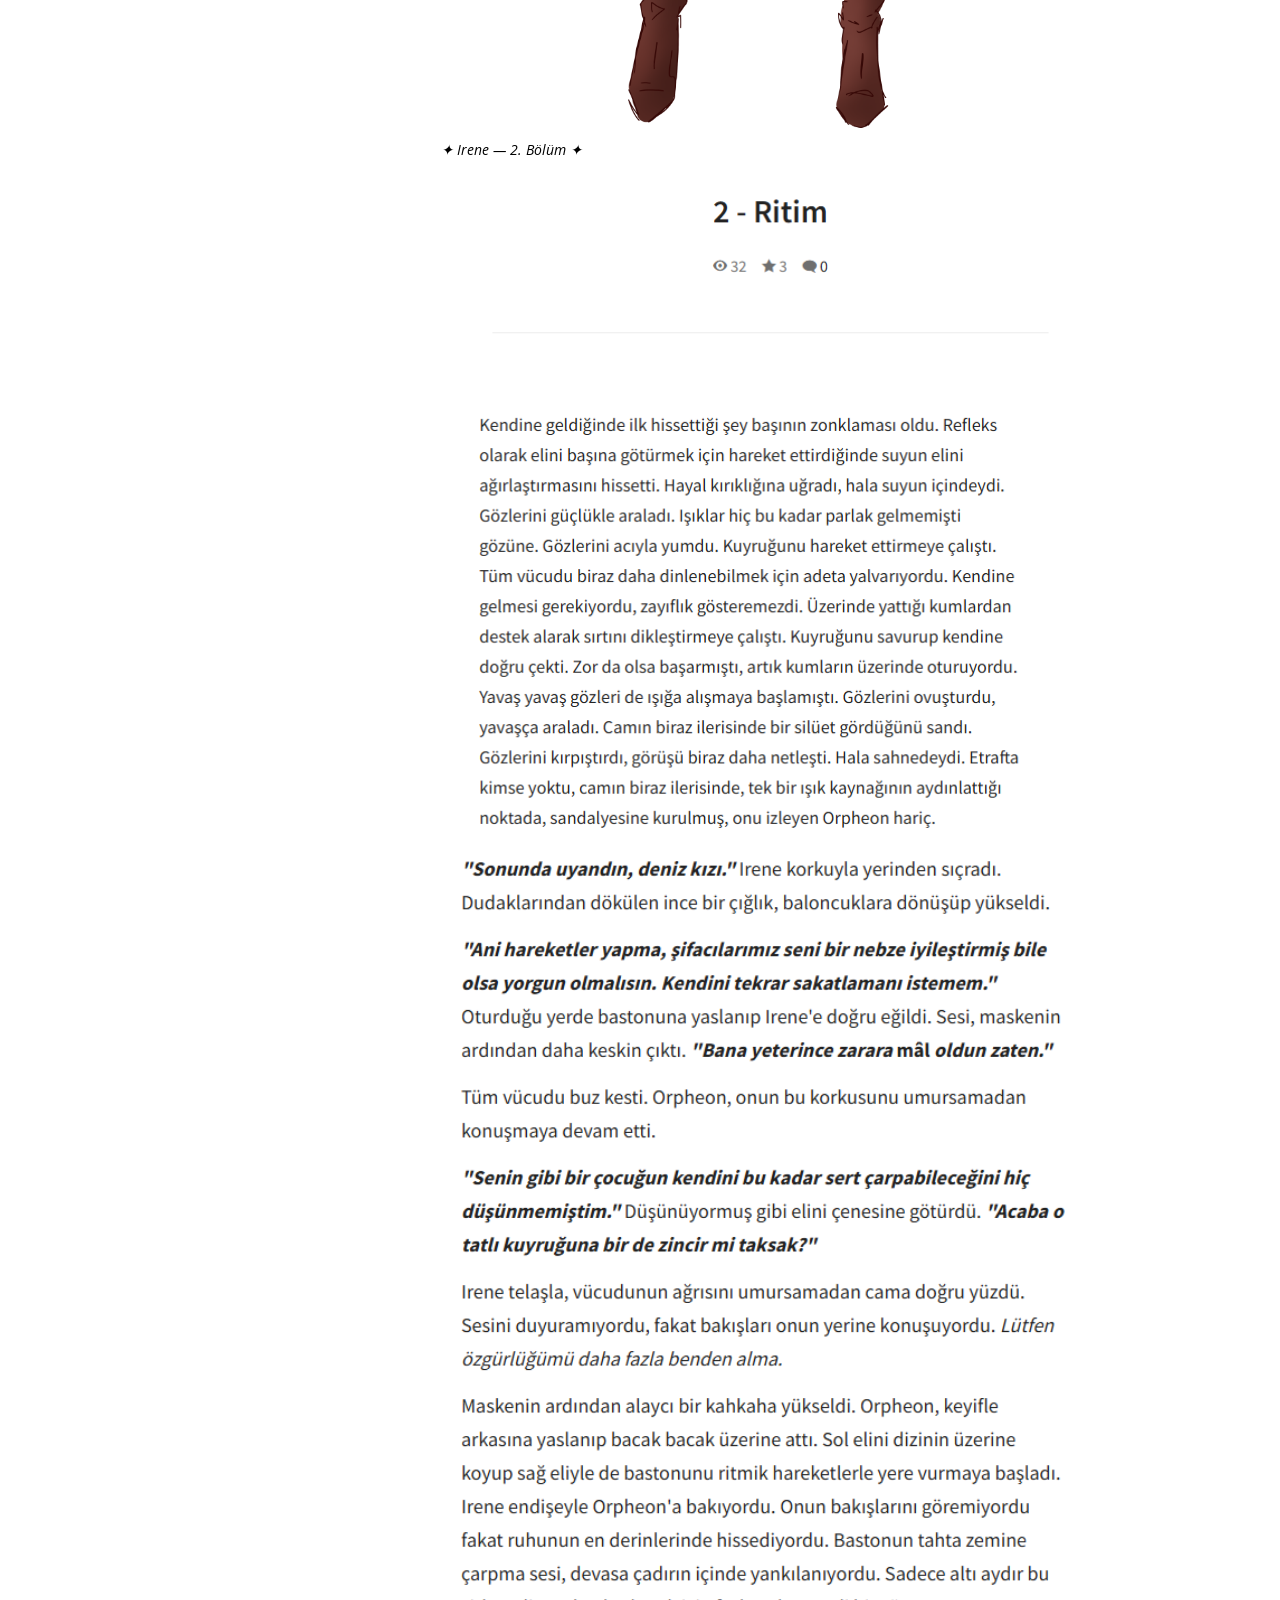
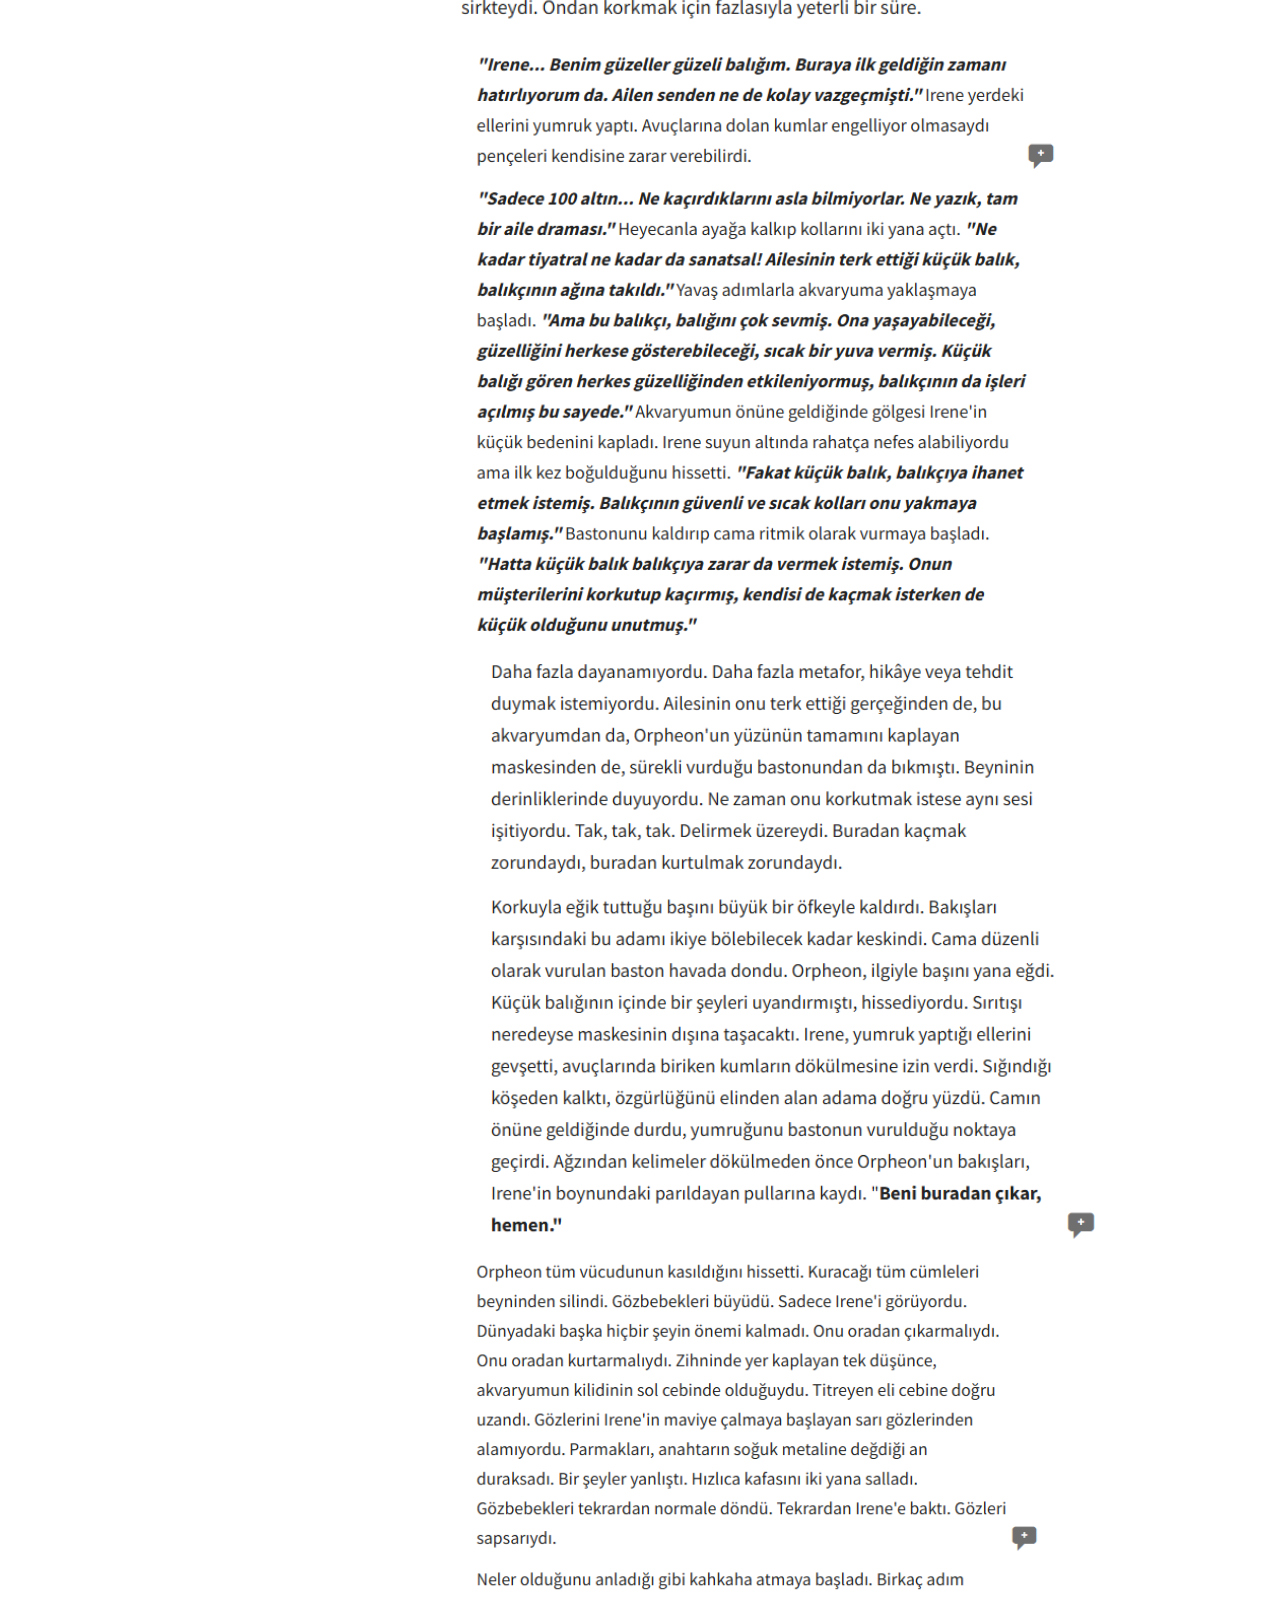
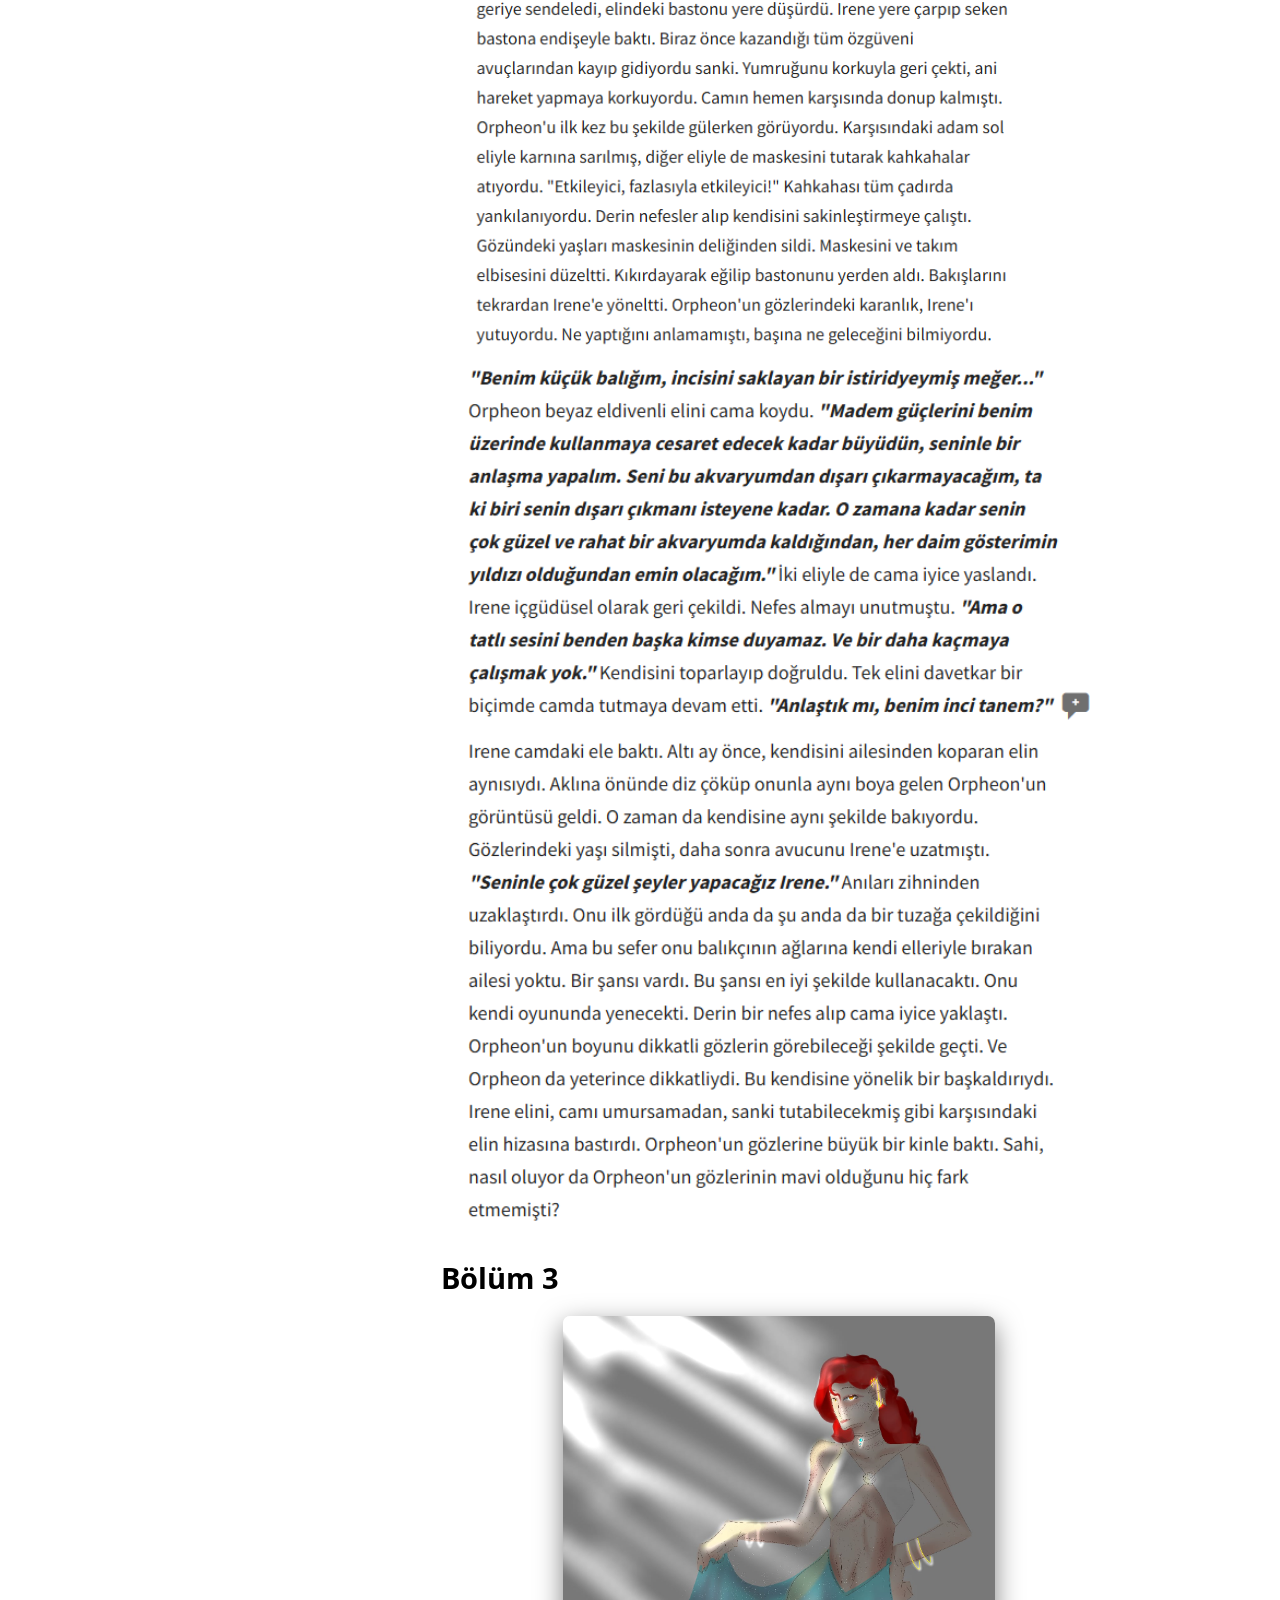
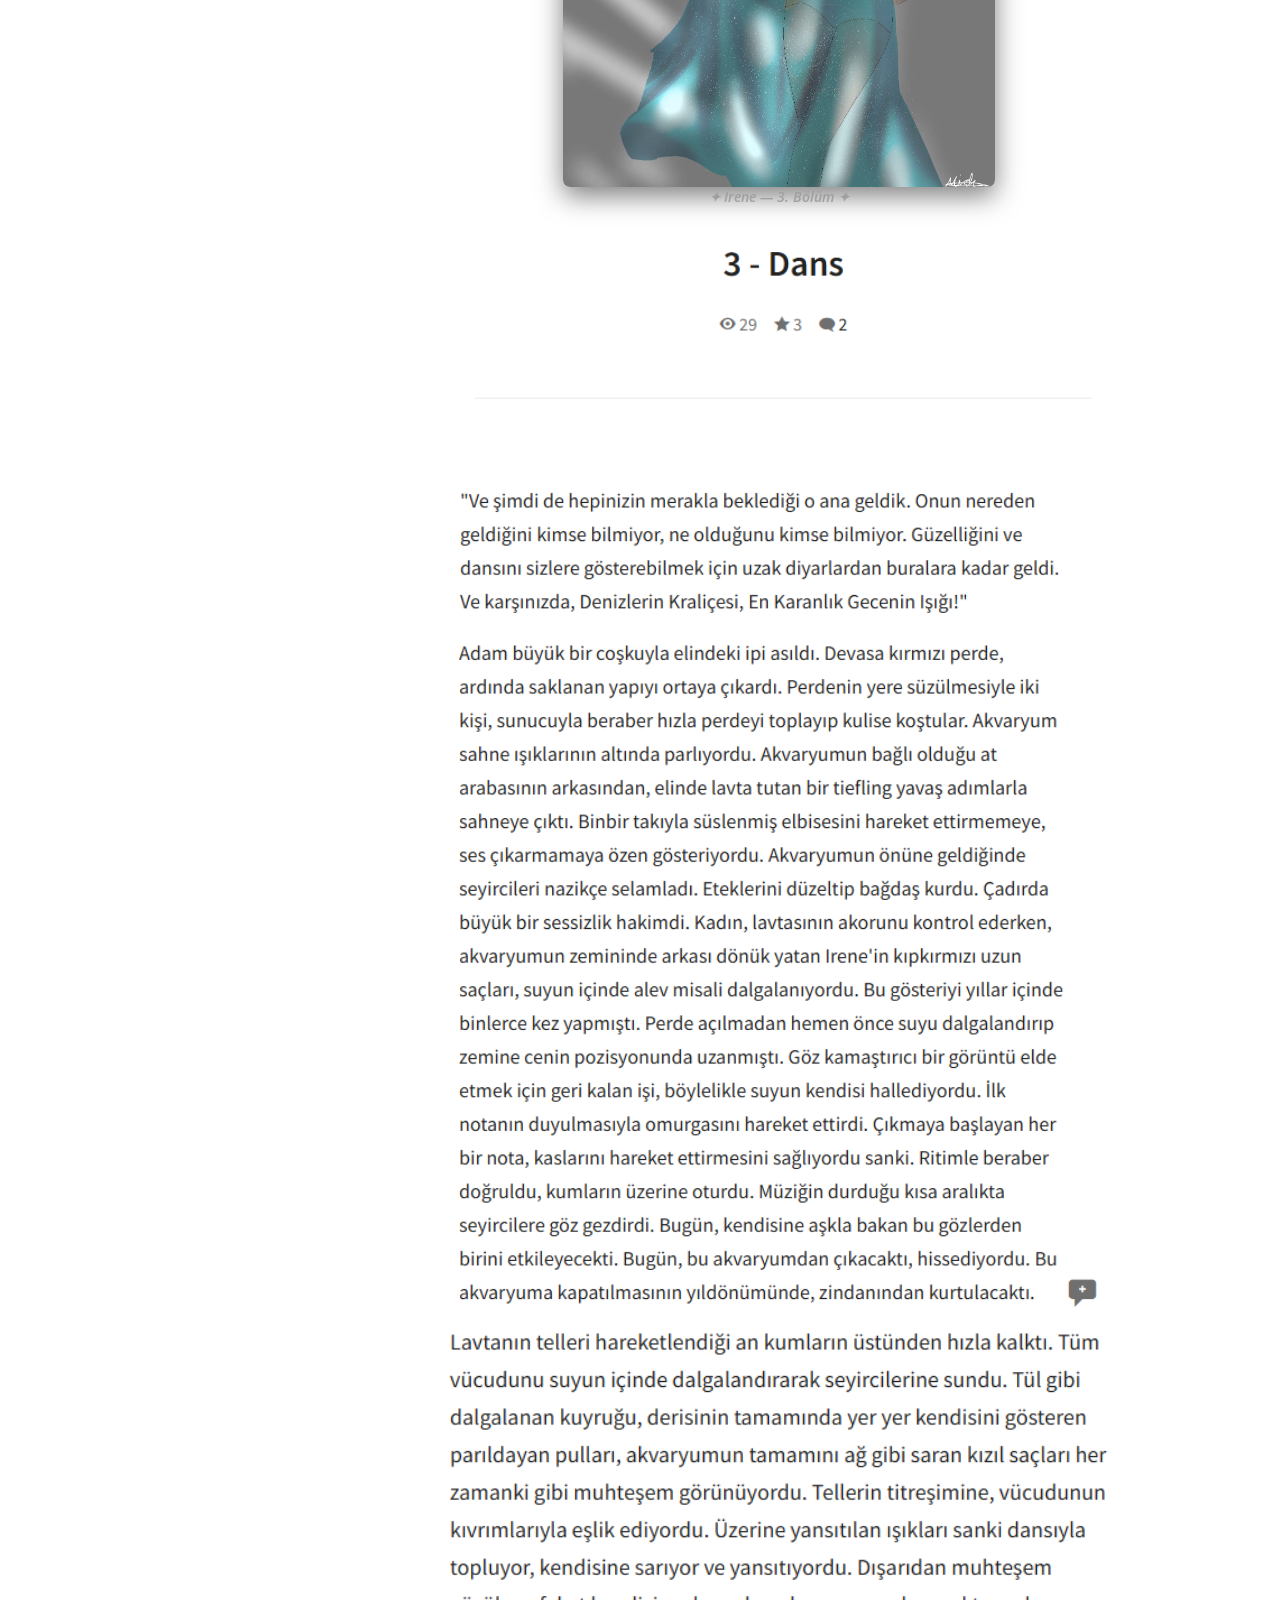
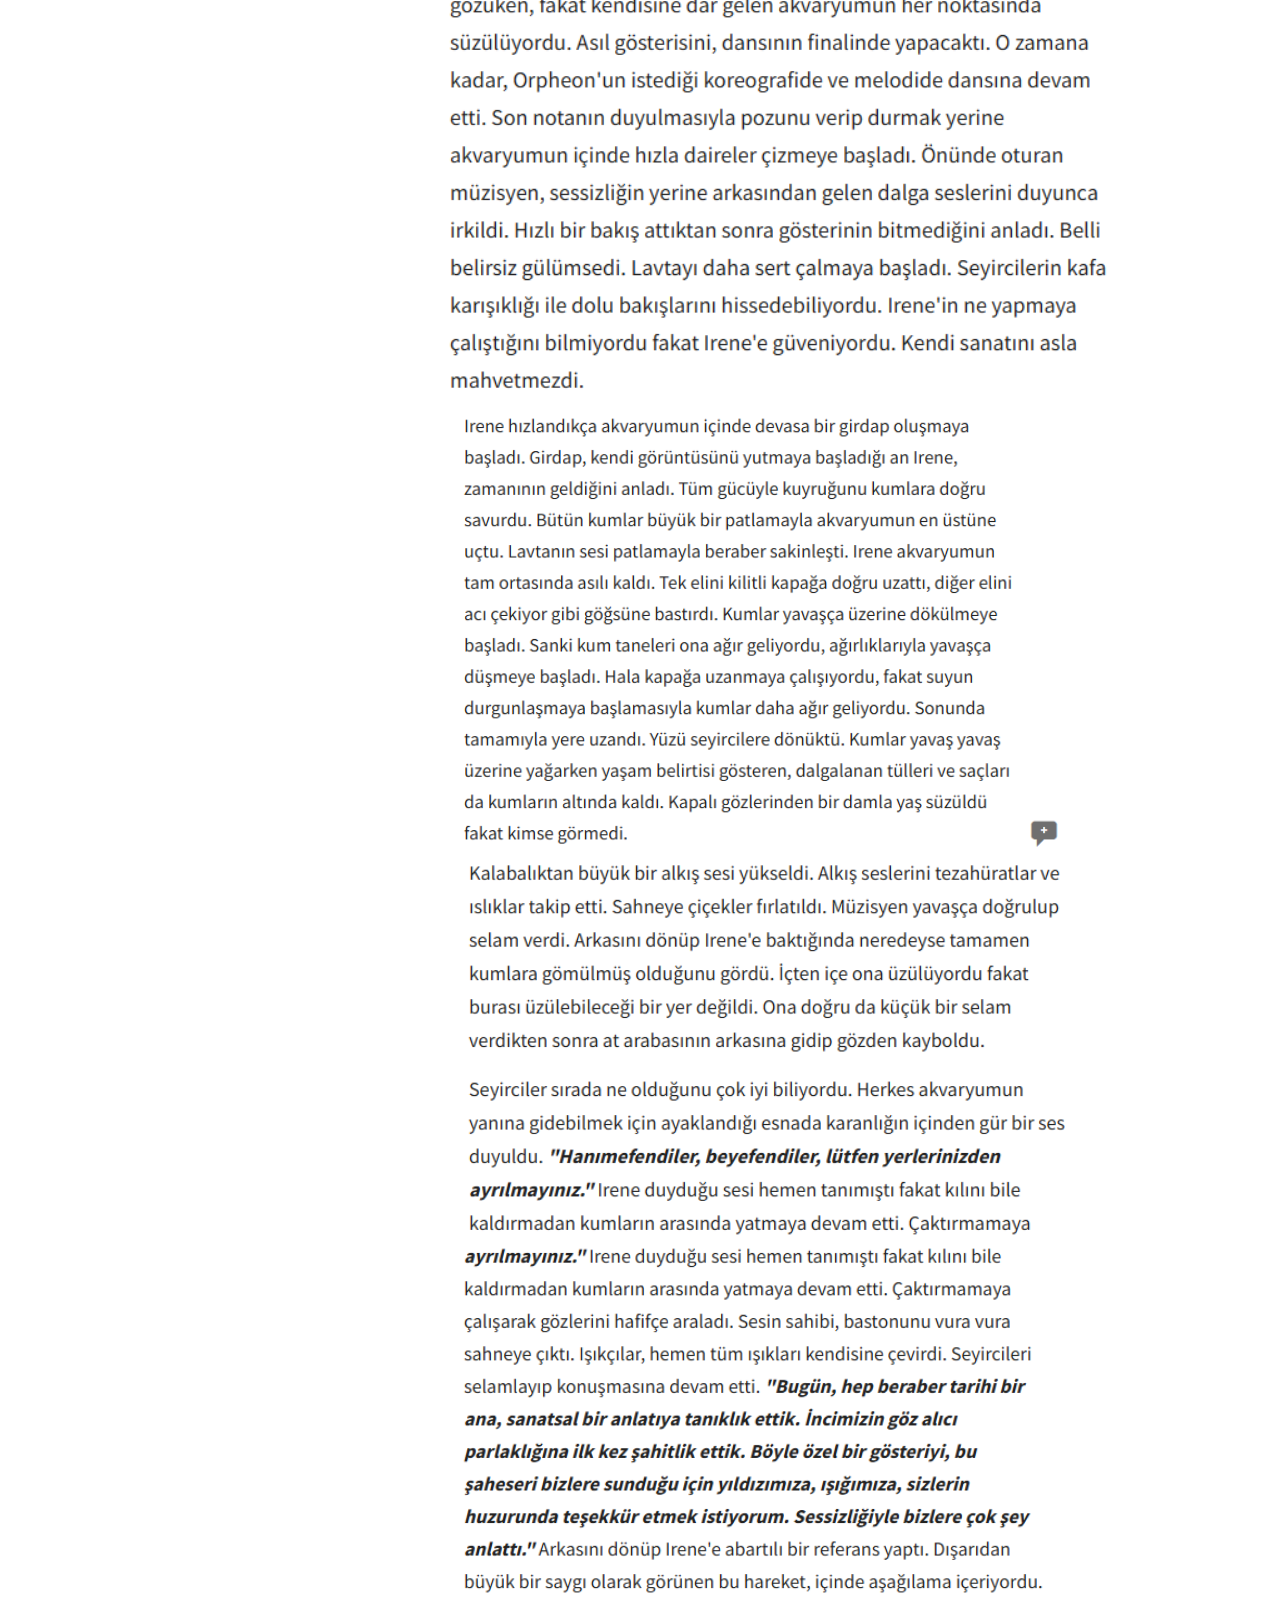
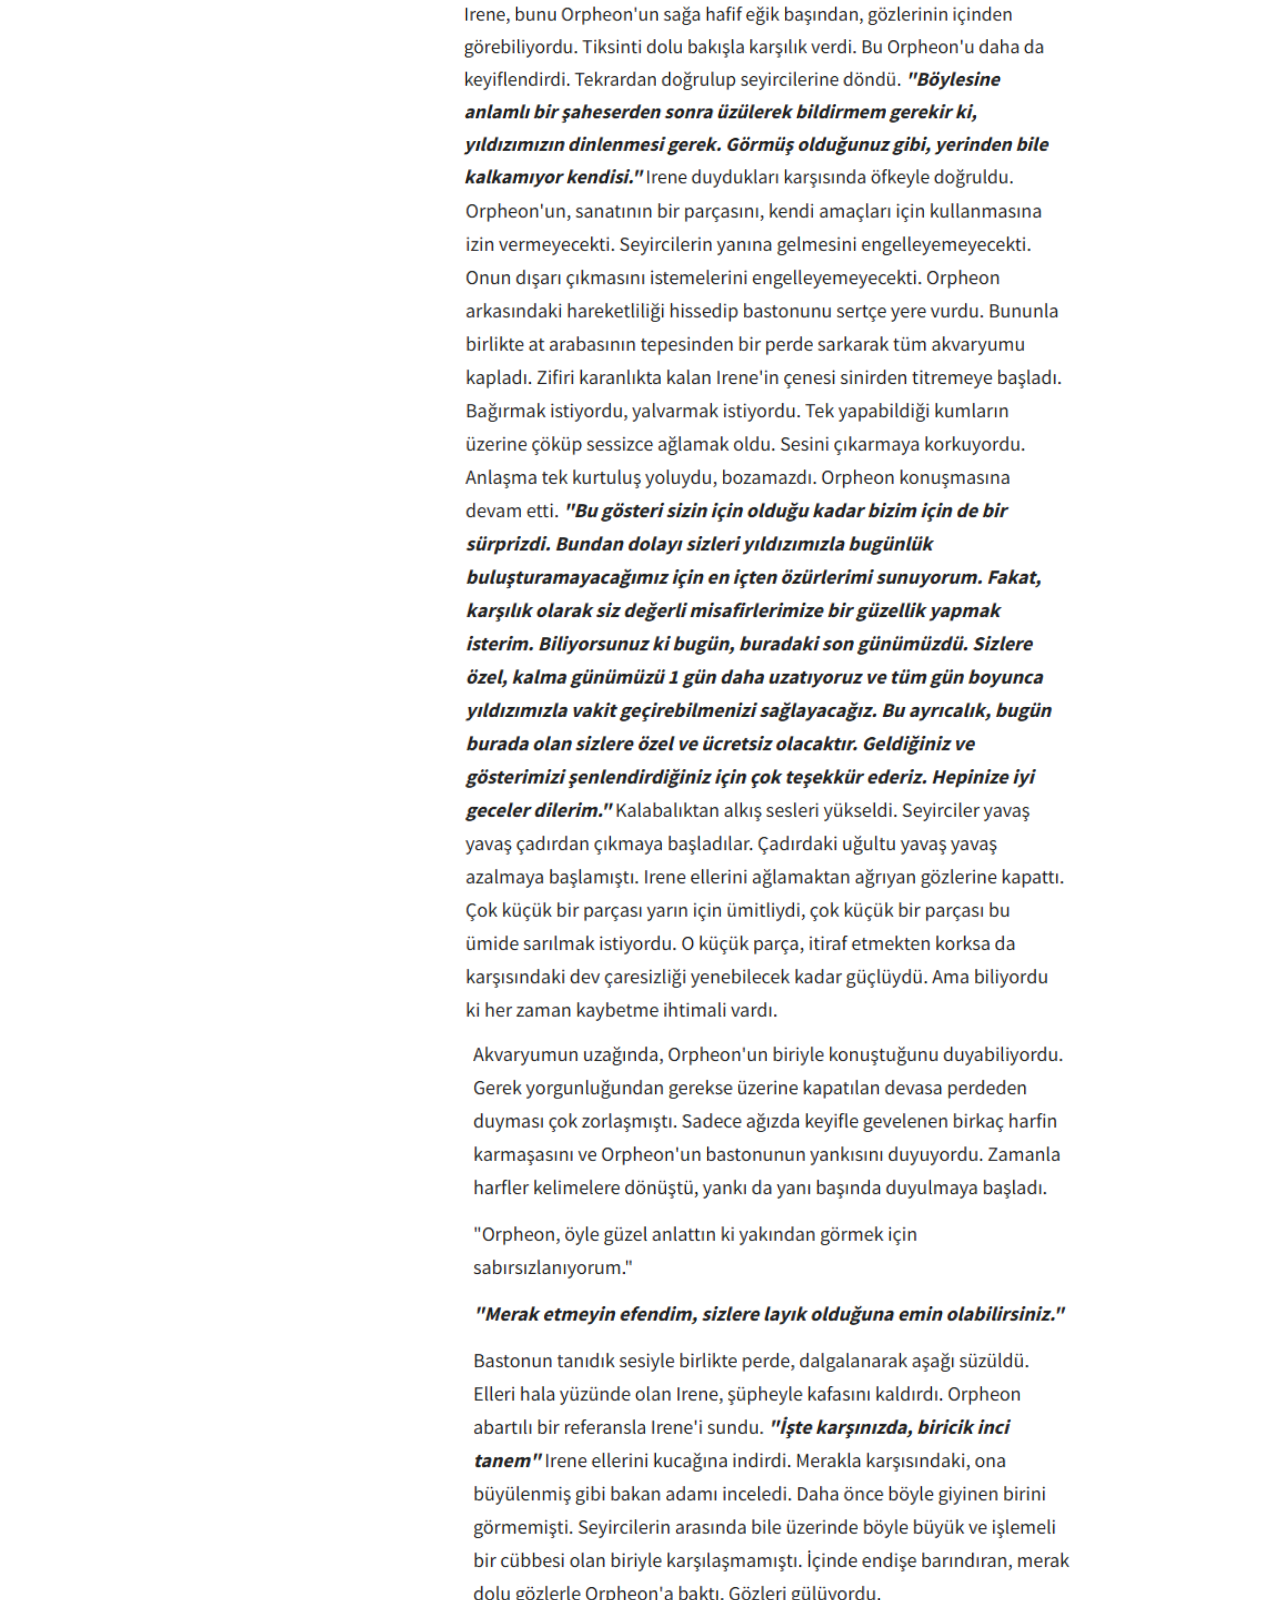
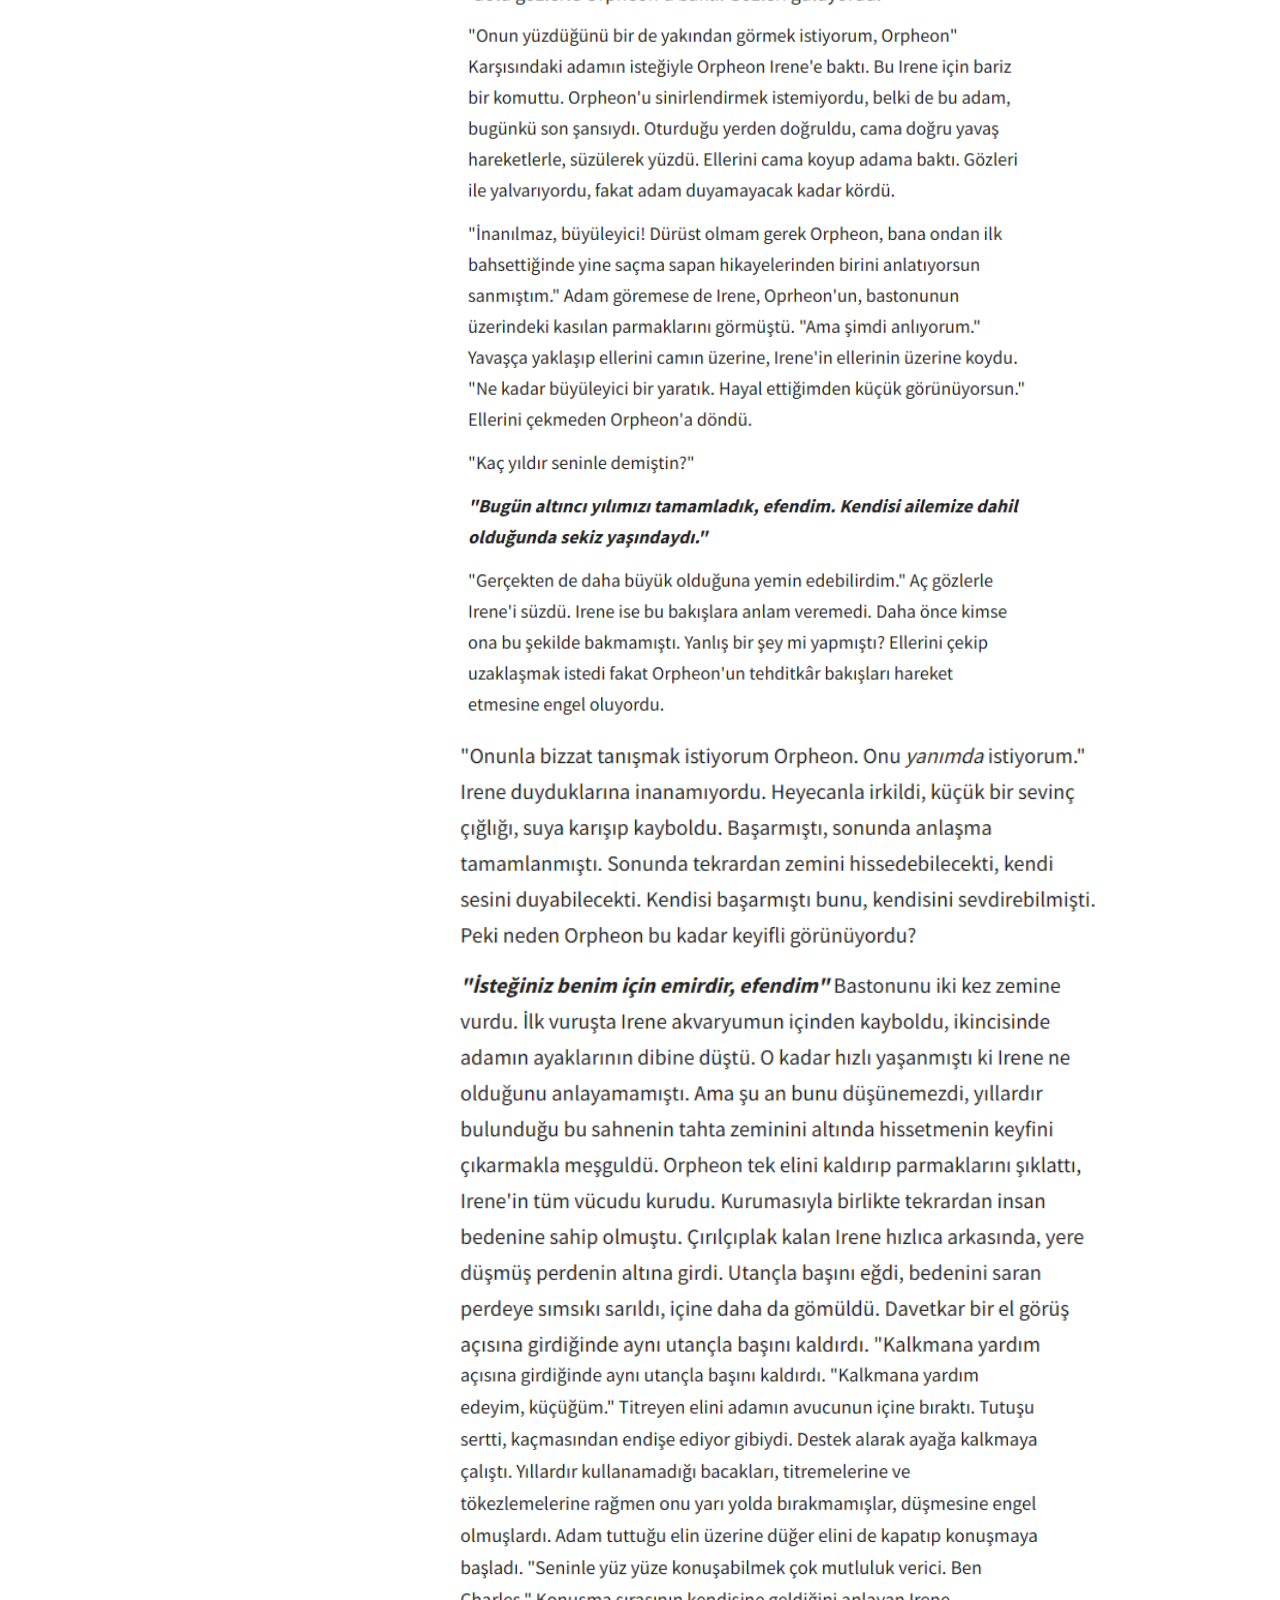
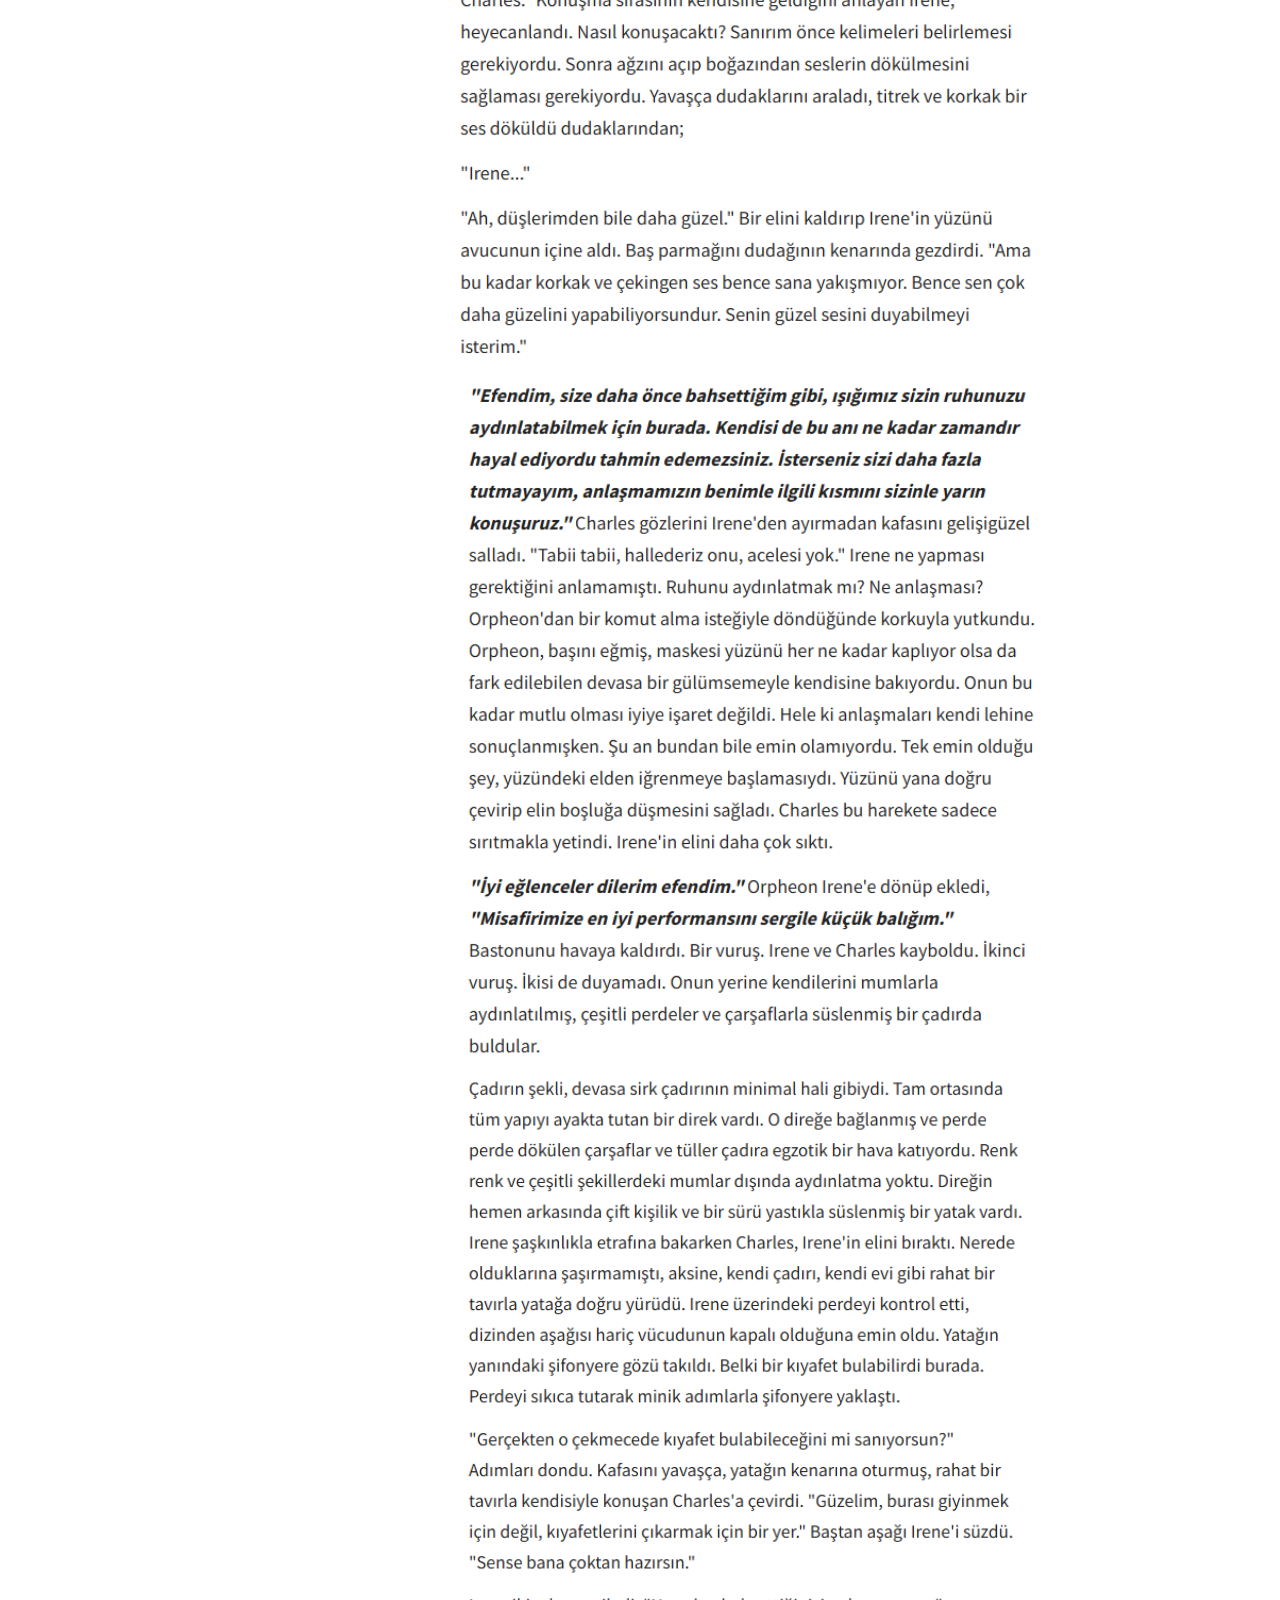
<file: print.html>
<!DOCTYPE HTML>
<html lang="en" class="light sidebar-visible" dir="ltr">
    <head>
        <!-- Book generated using mdBook -->
        <meta charset="UTF-8">
        <title>Irene</title>
        <meta name="robots" content="noindex">


        <!-- Custom HTML head -->

        <meta name="description" content="">
        <meta name="viewport" content="width=device-width, initial-scale=1">
        <meta name="theme-color" content="#ffffff">

        <link rel="icon" href="favicon-de23e50b.svg">
        <link rel="shortcut icon" href="favicon-8114d1fc.png">
        <link rel="stylesheet" href="css/variables-8adf115d.css">
        <link rel="stylesheet" href="css/general-e96d0476.css">
        <link rel="stylesheet" href="css/chrome-d279d366.css">
        <link rel="stylesheet" href="css/print-9e4910d8.css" media="print">

        <!-- Fonts -->
        <link rel="stylesheet" href="fonts/fonts-9644e21d.css">

        <!-- Highlight.js Stylesheets -->
        <link rel="stylesheet" id="mdbook-highlight-css" href="highlight-493f70e1.css">
        <link rel="stylesheet" id="mdbook-tomorrow-night-css" href="tomorrow-night-4c0ae647.css">
        <link rel="stylesheet" id="mdbook-ayu-highlight-css" href="ayu-highlight-3fdfc3ac.css">

        <!-- Custom theme stylesheets -->
        <link rel="stylesheet" href="src/custom-9194b626.css">


        <!-- Provide site root and default themes to javascript -->
        <script>
            const path_to_root = "";
            const default_light_theme = "light";
            const default_dark_theme = "navy";
            window.path_to_searchindex_js = "searchindex-d4fcfb44.js";
        </script>
        <!-- Start loading toc.js asap -->
        <script src="toc-2e835e75.js"></script>
    </head>
    <body>
    <div id="mdbook-help-container">
        <div id="mdbook-help-popup">
            <h2 class="mdbook-help-title">Keyboard shortcuts</h2>
            <div>
                <p>Press <kbd>←</kbd> or <kbd>→</kbd> to navigate between chapters</p>
                <p>Press <kbd>S</kbd> or <kbd>/</kbd> to search in the book</p>
                <p>Press <kbd>?</kbd> to show this help</p>
                <p>Press <kbd>Esc</kbd> to hide this help</p>
            </div>
        </div>
    </div>
    <div id="mdbook-body-container">
        <!-- Work around some values being stored in localStorage wrapped in quotes -->
        <script>
            try {
                let theme = localStorage.getItem('mdbook-theme');
                let sidebar = localStorage.getItem('mdbook-sidebar');

                if (theme.startsWith('"') && theme.endsWith('"')) {
                    localStorage.setItem('mdbook-theme', theme.slice(1, theme.length - 1));
                }

                if (sidebar.startsWith('"') && sidebar.endsWith('"')) {
                    localStorage.setItem('mdbook-sidebar', sidebar.slice(1, sidebar.length - 1));
                }
            } catch (e) { }
        </script>

        <!-- Set the theme before any content is loaded, prevents flash -->
        <script>
            const default_theme = window.matchMedia("(prefers-color-scheme: dark)").matches ? default_dark_theme : default_light_theme;
            let theme;
            try { theme = localStorage.getItem('mdbook-theme'); } catch(e) { }
            if (theme === null || theme === undefined) { theme = default_theme; }
            const html = document.documentElement;
            html.classList.remove('light')
            html.classList.add(theme);
            html.classList.add("js");
        </script>

        <input type="checkbox" id="mdbook-sidebar-toggle-anchor" class="hidden">

        <!-- Hide / unhide sidebar before it is displayed -->
        <script>
            let sidebar = null;
            const sidebar_toggle = document.getElementById("mdbook-sidebar-toggle-anchor");
            if (document.body.clientWidth >= 1080) {
                try { sidebar = localStorage.getItem('mdbook-sidebar'); } catch(e) { }
                sidebar = sidebar || 'visible';
            } else {
                sidebar = 'hidden';
                sidebar_toggle.checked = false;
            }
            if (sidebar === 'visible') {
                sidebar_toggle.checked = true;
            } else {
                html.classList.remove('sidebar-visible');
            }
        </script>

        <nav id="mdbook-sidebar" class="sidebar" aria-label="Table of contents">
            <!-- populated by js -->
            <mdbook-sidebar-scrollbox class="sidebar-scrollbox"></mdbook-sidebar-scrollbox>
            <noscript>
                <iframe class="sidebar-iframe-outer" src="toc.html"></iframe>
            </noscript>
            <div id="mdbook-sidebar-resize-handle" class="sidebar-resize-handle">
                <div class="sidebar-resize-indicator"></div>
            </div>
        </nav>

        <div id="mdbook-page-wrapper" class="page-wrapper">

            <div class="page">
                <div id="mdbook-menu-bar-hover-placeholder"></div>
                <div id="mdbook-menu-bar" class="menu-bar sticky">
                    <div class="left-buttons">
                        <label id="mdbook-sidebar-toggle" class="icon-button" for="mdbook-sidebar-toggle-anchor" title="Toggle Table of Contents" aria-label="Toggle Table of Contents" aria-controls="mdbook-sidebar">
                            <span class=fa-svg><svg xmlns="http://www.w3.org/2000/svg" viewBox="0 0 448 512"><!--! Font Awesome Free 6.2.0 by @fontawesome - https://fontawesome.com License - https://fontawesome.com/license/free (Icons: CC BY 4.0, Fonts: SIL OFL 1.1, Code: MIT License) Copyright 2022 Fonticons, Inc. --><path d="M0 96C0 78.3 14.3 64 32 64H416c17.7 0 32 14.3 32 32s-14.3 32-32 32H32C14.3 128 0 113.7 0 96zM0 256c0-17.7 14.3-32 32-32H416c17.7 0 32 14.3 32 32s-14.3 32-32 32H32c-17.7 0-32-14.3-32-32zM448 416c0 17.7-14.3 32-32 32H32c-17.7 0-32-14.3-32-32s14.3-32 32-32H416c17.7 0 32 14.3 32 32z"/></svg></span>
                        </label>
                        <button id="mdbook-theme-toggle" class="icon-button" type="button" title="Change theme" aria-label="Change theme" aria-haspopup="true" aria-expanded="false" aria-controls="mdbook-theme-list">
                            <span class=fa-svg><svg xmlns="http://www.w3.org/2000/svg" viewBox="0 0 576 512"><!--! Font Awesome Free 6.2.0 by @fontawesome - https://fontawesome.com License - https://fontawesome.com/license/free (Icons: CC BY 4.0, Fonts: SIL OFL 1.1, Code: MIT License) Copyright 2022 Fonticons, Inc. --><path d="M371.3 367.1c27.3-3.9 51.9-19.4 67.2-42.9L600.2 74.1c12.6-19.5 9.4-45.3-7.6-61.2S549.7-4.4 531.1 9.6L294.4 187.2c-24 18-38.2 46.1-38.4 76.1L371.3 367.1zm-19.6 25.4l-116-104.4C175.9 290.3 128 339.6 128 400c0 3.9 .2 7.8 .6 11.6c1.8 17.5-10.2 36.4-27.8 36.4H96c-17.7 0-32 14.3-32 32s14.3 32 32 32H240c61.9 0 112-50.1 112-112c0-2.5-.1-5-.2-7.5z"/></svg></span>
                        </button>
                        <ul id="mdbook-theme-list" class="theme-popup" aria-label="Themes" role="menu">
                            <li role="none"><button role="menuitem" class="theme" id="mdbook-theme-default_theme">Auto</button></li>
                            <li role="none"><button role="menuitem" class="theme" id="mdbook-theme-light">Light</button></li>
                            <li role="none"><button role="menuitem" class="theme" id="mdbook-theme-rust">Rust</button></li>
                            <li role="none"><button role="menuitem" class="theme" id="mdbook-theme-coal">Coal</button></li>
                            <li role="none"><button role="menuitem" class="theme" id="mdbook-theme-navy">Navy</button></li>
                            <li role="none"><button role="menuitem" class="theme" id="mdbook-theme-ayu">Ayu</button></li>
                        </ul>
                        <button id="mdbook-search-toggle" class="icon-button" type="button" title="Search (`/`)" aria-label="Toggle Searchbar" aria-expanded="false" aria-keyshortcuts="/ s" aria-controls="mdbook-searchbar">
                            <span class=fa-svg><svg xmlns="http://www.w3.org/2000/svg" viewBox="0 0 512 512"><!--! Font Awesome Free 6.2.0 by @fontawesome - https://fontawesome.com License - https://fontawesome.com/license/free (Icons: CC BY 4.0, Fonts: SIL OFL 1.1, Code: MIT License) Copyright 2022 Fonticons, Inc. --><path d="M416 208c0 45.9-14.9 88.3-40 122.7L502.6 457.4c12.5 12.5 12.5 32.8 0 45.3s-32.8 12.5-45.3 0L330.7 376c-34.4 25.2-76.8 40-122.7 40C93.1 416 0 322.9 0 208S93.1 0 208 0S416 93.1 416 208zM208 352c79.5 0 144-64.5 144-144s-64.5-144-144-144S64 128.5 64 208s64.5 144 144 144z"/></svg></span>
                        </button>
                    </div>

                    <h1 class="menu-title">Irene</h1>

                    <div class="right-buttons">
                        <a href="print.html" title="Print this book" aria-label="Print this book">
                            <span class=fa-svg id="print-button"><svg xmlns="http://www.w3.org/2000/svg" viewBox="0 0 512 512"><!--! Font Awesome Free 6.2.0 by @fontawesome - https://fontawesome.com License - https://fontawesome.com/license/free (Icons: CC BY 4.0, Fonts: SIL OFL 1.1, Code: MIT License) Copyright 2022 Fonticons, Inc. --><path d="M128 0C92.7 0 64 28.7 64 64v96h64V64H354.7L384 93.3V160h64V93.3c0-17-6.7-33.3-18.7-45.3L400 18.7C388 6.7 371.7 0 354.7 0H128zM384 352v32 64H128V384 368 352H384zm64 32h32c17.7 0 32-14.3 32-32V256c0-35.3-28.7-64-64-64H64c-35.3 0-64 28.7-64 64v96c0 17.7 14.3 32 32 32H64v64c0 35.3 28.7 64 64 64H384c35.3 0 64-28.7 64-64V384zm-16-88c-13.3 0-24-10.7-24-24s10.7-24 24-24s24 10.7 24 24s-10.7 24-24 24z"/></svg></span>
                        </a>

                    </div>
                </div>

                <div id="mdbook-search-wrapper" class="hidden">
                    <form id="mdbook-searchbar-outer" class="searchbar-outer">
                        <div class="search-wrapper">
                            <input type="search" id="mdbook-searchbar" name="searchbar" placeholder="Search this book ..." aria-controls="mdbook-searchresults-outer" aria-describedby="searchresults-header">
                            <div class="spinner-wrapper">
                                <span class=fa-svg id="fa-spin"><svg xmlns="http://www.w3.org/2000/svg" viewBox="0 0 512 512"><!--! Font Awesome Free 6.2.0 by @fontawesome - https://fontawesome.com License - https://fontawesome.com/license/free (Icons: CC BY 4.0, Fonts: SIL OFL 1.1, Code: MIT License) Copyright 2022 Fonticons, Inc. --><path d="M304 48c0-26.5-21.5-48-48-48s-48 21.5-48 48s21.5 48 48 48s48-21.5 48-48zm0 416c0-26.5-21.5-48-48-48s-48 21.5-48 48s21.5 48 48 48s48-21.5 48-48zM48 304c26.5 0 48-21.5 48-48s-21.5-48-48-48s-48 21.5-48 48s21.5 48 48 48zm464-48c0-26.5-21.5-48-48-48s-48 21.5-48 48s21.5 48 48 48s48-21.5 48-48zM142.9 437c18.7-18.7 18.7-49.1 0-67.9s-49.1-18.7-67.9 0s-18.7 49.1 0 67.9s49.1 18.7 67.9 0zm0-294.2c18.7-18.7 18.7-49.1 0-67.9S93.7 56.2 75 75s-18.7 49.1 0 67.9s49.1 18.7 67.9 0zM369.1 437c18.7 18.7 49.1 18.7 67.9 0s18.7-49.1 0-67.9s-49.1-18.7-67.9 0s-18.7 49.1 0 67.9z"/></svg></span>
                            </div>
                        </div>
                    </form>
                    <div id="mdbook-searchresults-outer" class="searchresults-outer hidden">
                        <div id="mdbook-searchresults-header" class="searchresults-header"></div>
                        <ul id="mdbook-searchresults">
                        </ul>
                    </div>
                </div>

                <!-- Apply ARIA attributes after the sidebar and the sidebar toggle button are added to the DOM -->
                <script>
                    document.getElementById('mdbook-sidebar-toggle').setAttribute('aria-expanded', sidebar === 'visible');
                    document.getElementById('mdbook-sidebar').setAttribute('aria-hidden', sidebar !== 'visible');
                    Array.from(document.querySelectorAll('#mdbook-sidebar a')).forEach(function(link) {
                        link.setAttribute('tabIndex', sidebar === 'visible' ? 0 : -1);
                    });
                </script>

                <div id="mdbook-content" class="content">
                    <main>
                        <h1 id="bölüm-1"><a class="header" href="#bölüm-1">Bölüm 1</a></h1>
<img src="images/Irene.png" class="ln-illustration" alt="Irene - 1. Bölüm">
<div class="img-caption">✦ Irene — 1. Bölüm ✦</div>

<p><label class="checkbox-label"><input class="checkbox-img" type="checkbox"><img src="images/b1-s1.png" alt="Sayfa 1"><span class="img-wrapper"><img src="images/b1-s1.png" alt="Sayfa 1"></span></label>
<label class="checkbox-label"><input class="checkbox-img" type="checkbox"><img src="images/b1-s2.png" alt="Sayfa 2"><span class="img-wrapper"><img src="images/b1-s2.png" alt="Sayfa 2"></span></label></p>
<div style="break-before: page; page-break-before: always;"></div>
<h1 id="bölüm-2"><a class="header" href="#bölüm-2">Bölüm 2</a></h1>
<p><label class="checkbox-label"><input class="checkbox-img" type="checkbox"><img src="images/Irine2.png" alt="Irene"><span class="img-wrapper"><img src="images/Irine2.png" alt="Irene"></span></label>
<em>✦ Irene — 2. Bölüm ✦</em></p>
<p><label class="checkbox-label"><input class="checkbox-img" type="checkbox"><img src="images/b2-s1.png" alt="Sayfa 1"><span class="img-wrapper"><img src="images/b2-s1.png" alt="Sayfa 1"></span></label>
<label class="checkbox-label"><input class="checkbox-img" type="checkbox"><img src="images/b2-s2.png" alt="Sayfa 2"><span class="img-wrapper"><img src="images/b2-s2.png" alt="Sayfa 2"></span></label>
<label class="checkbox-label"><input class="checkbox-img" type="checkbox"><img src="images/b2-s3.png" alt="Sayfa 3"><span class="img-wrapper"><img src="images/b2-s3.png" alt="Sayfa 3"></span></label>
<label class="checkbox-label"><input class="checkbox-img" type="checkbox"><img src="images/b2-s4.png" alt="Sayfa 4"><span class="img-wrapper"><img src="images/b2-s4.png" alt="Sayfa 4"></span></label>
<label class="checkbox-label"><input class="checkbox-img" type="checkbox"><img src="images/b2-s5.png" alt="Sayfa 5"><span class="img-wrapper"><img src="images/b2-s5.png" alt="Sayfa 5"></span></label>
<label class="checkbox-label"><input class="checkbox-img" type="checkbox"><img src="images/b2-s6.png" alt="Sayfa 6"><span class="img-wrapper"><img src="images/b2-s6.png" alt="Sayfa 6"></span></label></p>
<div style="break-before: page; page-break-before: always;"></div>
<h1 id="bölüm-3"><a class="header" href="#bölüm-3">Bölüm 3</a></h1>
<img src="images/Irine4.jpeg" class="ln-illustration" alt="Irene - 3. Bölüm">
<div class="img-caption">✦ Irene — 3. Bölüm ✦</div>

<p><label class="checkbox-label"><input class="checkbox-img" type="checkbox"><img src="images/b3-s1.png" alt="Sayfa 1"><span class="img-wrapper"><img src="images/b3-s1.png" alt="Sayfa 1"></span></label>
<label class="checkbox-label"><input class="checkbox-img" type="checkbox"><img src="images/b3-s2.png" alt="Sayfa 2"><span class="img-wrapper"><img src="images/b3-s2.png" alt="Sayfa 2"></span></label>
<label class="checkbox-label"><input class="checkbox-img" type="checkbox"><img src="images/b3-s3.png" alt="Sayfa 3"><span class="img-wrapper"><img src="images/b3-s3.png" alt="Sayfa 3"></span></label>
<label class="checkbox-label"><input class="checkbox-img" type="checkbox"><img src="images/b3-s4.png" alt="Sayfa 4"><span class="img-wrapper"><img src="images/b3-s4.png" alt="Sayfa 4"></span></label>
<label class="checkbox-label"><input class="checkbox-img" type="checkbox"><img src="images/b3-s5.png" alt="Sayfa 5"><span class="img-wrapper"><img src="images/b3-s5.png" alt="Sayfa 5"></span></label>
<label class="checkbox-label"><input class="checkbox-img" type="checkbox"><img src="images/b3-s6.png" alt="Sayfa 6"><span class="img-wrapper"><img src="images/b3-s6.png" alt="Sayfa 6"></span></label>
<label class="checkbox-label"><input class="checkbox-img" type="checkbox"><img src="images/b3-s7.png" alt="Sayfa 7"><span class="img-wrapper"><img src="images/b3-s7.png" alt="Sayfa 7"></span></label>
<label class="checkbox-label"><input class="checkbox-img" type="checkbox"><img src="images/b3-s8.png" alt="Sayfa 8"><span class="img-wrapper"><img src="images/b3-s8.png" alt="Sayfa 8"></span></label>
<label class="checkbox-label"><input class="checkbox-img" type="checkbox"><img src="images/b3-s9.png" alt="Sayfa 9"><span class="img-wrapper"><img src="images/b3-s9.png" alt="Sayfa 9"></span></label>
<label class="checkbox-label"><input class="checkbox-img" type="checkbox"><img src="images/b3-s10.png" alt="Sayfa 10"><span class="img-wrapper"><img src="images/b3-s10.png" alt="Sayfa 10"></span></label>
<label class="checkbox-label"><input class="checkbox-img" type="checkbox"><img src="images/b3-s11.png" alt="Sayfa 11"><span class="img-wrapper"><img src="images/b3-s11.png" alt="Sayfa 11"></span></label>
<label class="checkbox-label"><input class="checkbox-img" type="checkbox"><img src="images/b3-s12.png" alt="Sayfa 12"><span class="img-wrapper"><img src="images/b3-s12.png" alt="Sayfa 12"></span></label>
<label class="checkbox-label"><input class="checkbox-img" type="checkbox"><img src="images/b3-s13.png" alt="Sayfa 13"><span class="img-wrapper"><img src="images/b3-s13.png" alt="Sayfa 13"></span></label>
<label class="checkbox-label"><input class="checkbox-img" type="checkbox"><img src="images/b3-s14.png" alt="Sayfa 14"><span class="img-wrapper"><img src="images/b3-s14.png" alt="Sayfa 14"></span></label></p>

                    </main>

                    <nav class="nav-wrapper" aria-label="Page navigation">
                        <!-- Mobile navigation buttons -->


                        <div style="clear: both"></div>
                    </nav>
                </div>
            </div>

            <nav class="nav-wide-wrapper" aria-label="Page navigation">

            </nav>

        </div>

        <template id=fa-eye><span class=fa-svg><svg xmlns="http://www.w3.org/2000/svg" viewBox="0 0 576 512"><!--! Font Awesome Free 6.2.0 by @fontawesome - https://fontawesome.com License - https://fontawesome.com/license/free (Icons: CC BY 4.0, Fonts: SIL OFL 1.1, Code: MIT License) Copyright 2022 Fonticons, Inc. --><path d="M288 32c-80.8 0-145.5 36.8-192.6 80.6C48.6 156 17.3 208 2.5 243.7c-3.3 7.9-3.3 16.7 0 24.6C17.3 304 48.6 356 95.4 399.4C142.5 443.2 207.2 480 288 480s145.5-36.8 192.6-80.6c46.8-43.5 78.1-95.4 93-131.1c3.3-7.9 3.3-16.7 0-24.6c-14.9-35.7-46.2-87.7-93-131.1C433.5 68.8 368.8 32 288 32zM432 256c0 79.5-64.5 144-144 144s-144-64.5-144-144s64.5-144 144-144s144 64.5 144 144zM288 192c0 35.3-28.7 64-64 64c-11.5 0-22.3-3-31.6-8.4c-.2 2.8-.4 5.5-.4 8.4c0 53 43 96 96 96s96-43 96-96s-43-96-96-96c-2.8 0-5.6 .1-8.4 .4c5.3 9.3 8.4 20.1 8.4 31.6z"/></svg></span></template>
        <template id=fa-eye-slash><span class=fa-svg><svg xmlns="http://www.w3.org/2000/svg" viewBox="0 0 640 512"><!--! Font Awesome Free 6.2.0 by @fontawesome - https://fontawesome.com License - https://fontawesome.com/license/free (Icons: CC BY 4.0, Fonts: SIL OFL 1.1, Code: MIT License) Copyright 2022 Fonticons, Inc. --><path d="M38.8 5.1C28.4-3.1 13.3-1.2 5.1 9.2S-1.2 34.7 9.2 42.9l592 464c10.4 8.2 25.5 6.3 33.7-4.1s6.3-25.5-4.1-33.7L525.6 386.7c39.6-40.6 66.4-86.1 79.9-118.4c3.3-7.9 3.3-16.7 0-24.6c-14.9-35.7-46.2-87.7-93-131.1C465.5 68.8 400.8 32 320 32c-68.2 0-125 26.3-169.3 60.8L38.8 5.1zM223.1 149.5C248.6 126.2 282.7 112 320 112c79.5 0 144 64.5 144 144c0 24.9-6.3 48.3-17.4 68.7L408 294.5c5.2-11.8 8-24.8 8-38.5c0-53-43-96-96-96c-2.8 0-5.6 .1-8.4 .4c5.3 9.3 8.4 20.1 8.4 31.6c0 10.2-2.4 19.8-6.6 28.3l-90.3-70.8zm223.1 298L373 389.9c-16.4 6.5-34.3 10.1-53 10.1c-79.5 0-144-64.5-144-144c0-6.9 .5-13.6 1.4-20.2L83.1 161.5C60.3 191.2 44 220.8 34.5 243.7c-3.3 7.9-3.3 16.7 0 24.6c14.9 35.7 46.2 87.7 93 131.1C174.5 443.2 239.2 480 320 480c47.8 0 89.9-12.9 126.2-32.5z"/></svg></span></template>
        <template id=fa-copy><span class=fa-svg><svg xmlns="http://www.w3.org/2000/svg" viewBox="0 0 512 512"><!--! Font Awesome Free 6.2.0 by @fontawesome - https://fontawesome.com License - https://fontawesome.com/license/free (Icons: CC BY 4.0, Fonts: SIL OFL 1.1, Code: MIT License) Copyright 2022 Fonticons, Inc. --><path d="M502.6 70.63l-61.25-61.25C435.4 3.371 427.2 0 418.7 0H255.1c-35.35 0-64 28.66-64 64l.0195 256C192 355.4 220.7 384 256 384h192c35.2 0 64-28.8 64-64V93.25C512 84.77 508.6 76.63 502.6 70.63zM464 320c0 8.836-7.164 16-16 16H255.1c-8.838 0-16-7.164-16-16L239.1 64.13c0-8.836 7.164-16 16-16h128L384 96c0 17.67 14.33 32 32 32h47.1V320zM272 448c0 8.836-7.164 16-16 16H63.1c-8.838 0-16-7.164-16-16L47.98 192.1c0-8.836 7.164-16 16-16H160V128H63.99c-35.35 0-64 28.65-64 64l.0098 256C.002 483.3 28.66 512 64 512h192c35.2 0 64-28.8 64-64v-32h-47.1L272 448z"/></svg></span></template>
        <template id=fa-play><span class=fa-svg><svg xmlns="http://www.w3.org/2000/svg" viewBox="0 0 384 512"><!--! Font Awesome Free 6.2.0 by @fontawesome - https://fontawesome.com License - https://fontawesome.com/license/free (Icons: CC BY 4.0, Fonts: SIL OFL 1.1, Code: MIT License) Copyright 2022 Fonticons, Inc. --><path d="M73 39c-14.8-9.1-33.4-9.4-48.5-.9S0 62.6 0 80V432c0 17.4 9.4 33.4 24.5 41.9s33.7 8.1 48.5-.9L361 297c14.3-8.7 23-24.2 23-41s-8.7-32.2-23-41L73 39z"/></svg></span></template>
        <template id=fa-clock-rotate-left><span class=fa-svg><svg xmlns="http://www.w3.org/2000/svg" viewBox="0 0 512 512"><!--! Font Awesome Free 6.2.0 by @fontawesome - https://fontawesome.com License - https://fontawesome.com/license/free (Icons: CC BY 4.0, Fonts: SIL OFL 1.1, Code: MIT License) Copyright 2022 Fonticons, Inc. --><path d="M75 75L41 41C25.9 25.9 0 36.6 0 57.9V168c0 13.3 10.7 24 24 24H134.1c21.4 0 32.1-25.9 17-41l-30.8-30.8C155 85.5 203 64 256 64c106 0 192 86 192 192s-86 192-192 192c-40.8 0-78.6-12.7-109.7-34.4c-14.5-10.1-34.4-6.6-44.6 7.9s-6.6 34.4 7.9 44.6C151.2 495 201.7 512 256 512c141.4 0 256-114.6 256-256S397.4 0 256 0C185.3 0 121.3 28.7 75 75zm181 53c-13.3 0-24 10.7-24 24V256c0 6.4 2.5 12.5 7 17l72 72c9.4 9.4 24.6 9.4 33.9 0s9.4-24.6 0-33.9l-65-65V152c0-13.3-10.7-24-24-24z"/></svg></span></template>



        <script>
            window.playground_copyable = true;
        </script>


        <script src="elasticlunr-ef4e11c1.min.js"></script>
        <script src="mark-09e88c2c.min.js"></script>
        <script src="searcher-09f2665d.js"></script>

        <script src="clipboard-1626706a.min.js"></script>
        <script src="highlight-abc7f01d.js"></script>
        <script src="book-609e4cb8.js"></script>

        <!-- Custom JS scripts -->

        <script>
        window.addEventListener('load', function() {
            window.setTimeout(window.print, 100);
        });
        </script>


    </div>
    </body>
</html>
</file>
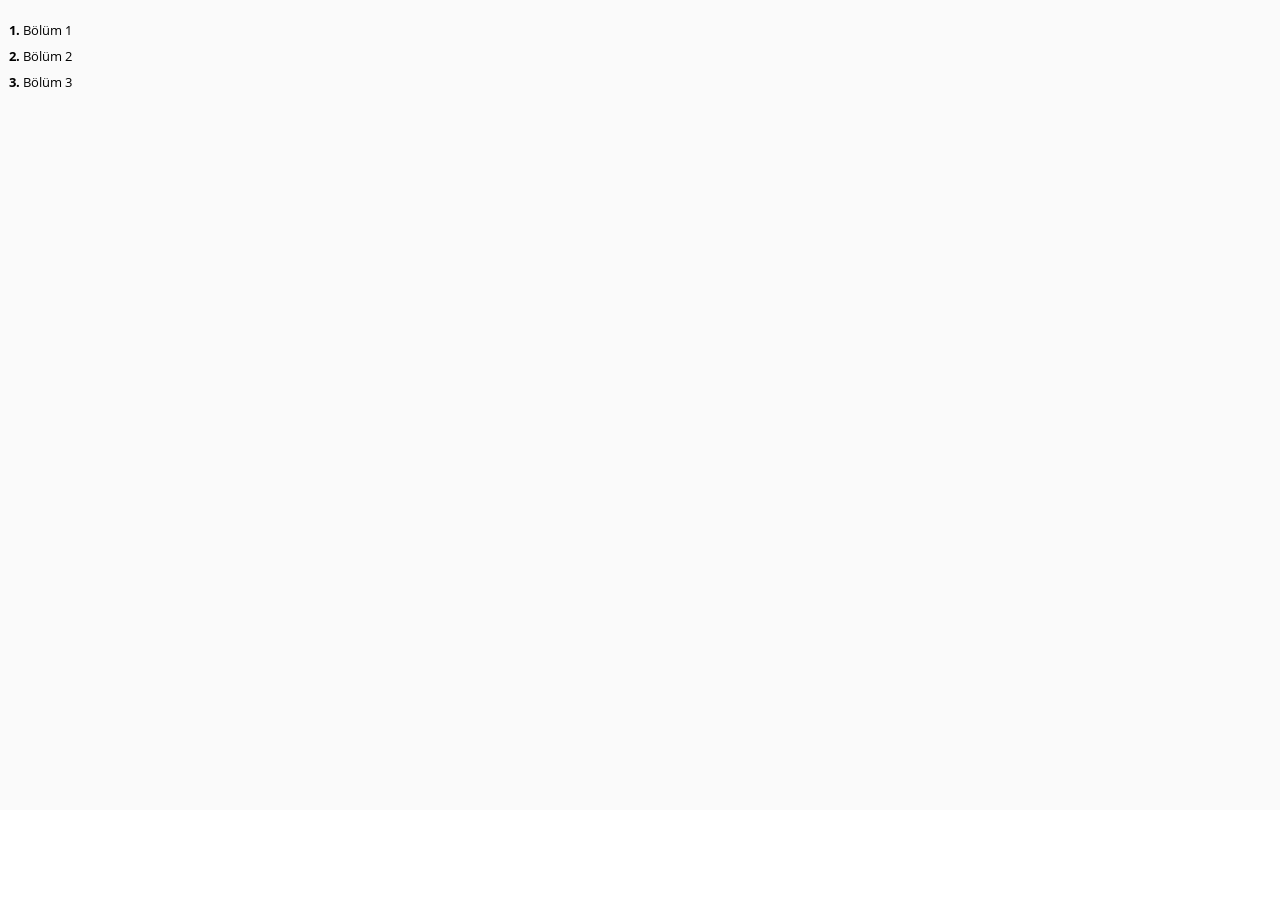
<file: toc.html>
<!DOCTYPE HTML>
<html lang="en" class="light" dir="ltr">
    <head>
        <!-- sidebar iframe generated using mdBook

        This is a frame, and not included directly in the page, to control the total size of the
        book. The TOC contains an entry for each page, so if each page includes a copy of the TOC,
        the total size of the page becomes O(n**2).

        The frame is only used as a fallback when JS is turned off. When it's on, the sidebar is
        instead added to the main page by `toc.js` instead. The JavaScript mode is better
        because, when running in a `file:///` URL, the iframed page would not be Same-Origin as
        the rest of the page, so the sidebar and the main page theme would fall out of sync.
        -->
        <meta charset="UTF-8">
        <meta name="robots" content="noindex">
        <!-- Custom HTML head -->
        <meta name="viewport" content="width=device-width, initial-scale=1">
        <meta name="theme-color" content="#ffffff">
        <link rel="stylesheet" href="css/variables-8adf115d.css">
        <link rel="stylesheet" href="css/general-e96d0476.css">
        <link rel="stylesheet" href="css/chrome-d279d366.css">
        <link rel="stylesheet" href="css/print-9e4910d8.css" media="print">
        <!-- Fonts -->
        <link rel="stylesheet" href="fonts/fonts-9644e21d.css">
        <!-- Custom theme stylesheets -->
        <link rel="stylesheet" href="src/custom-9194b626.css">
    </head>
    <body class="sidebar-iframe-inner">
        <ol class="chapter"><li class="chapter-item expanded "><span class="chapter-link-wrapper"><a href="bolum1.html" target="_parent"><strong aria-hidden="true">1.</strong> Bölüm 1</a></span></li><li class="chapter-item expanded "><span class="chapter-link-wrapper"><a href="bolum2.html" target="_parent"><strong aria-hidden="true">2.</strong> Bölüm 2</a></span></li><li class="chapter-item expanded "><span class="chapter-link-wrapper"><a href="bolum3.html" target="_parent"><strong aria-hidden="true">3.</strong> Bölüm 3</a></span></li></ol>
    </body>
</html>
</file>
<file: css/variables-8adf115d.css>
/* Globals */

:root {
    --sidebar-target-width: 300px;
    --sidebar-width: min(var(--sidebar-target-width), 80vw);
    --sidebar-resize-indicator-width: 8px;
    --sidebar-resize-indicator-space: 2px;
    --page-padding: 15px;
    --content-max-width: 750px;
    --menu-bar-height: 50px;
    --mono-font: "Source Code Pro", Consolas, "Ubuntu Mono", Menlo, "DejaVu Sans Mono", monospace, monospace;
    --code-font-size: 0.875em; /* please adjust the ace font size accordingly in editor.js */
    --searchbar-margin-block-start: 5px;
}

/* Themes */

.ayu {
    --bg: hsl(210, 25%, 8%);
    --fg: #c5c5c5;

    --sidebar-bg: #14191f;
    --sidebar-fg: #c8c9db;
    --sidebar-non-existant: #5c6773;
    --sidebar-active: #ffb454;
    --sidebar-spacer: #2d334f;

    --scrollbar: var(--sidebar-fg);

    --icons: #737480;
    --icons-hover: #b7b9cc;

    --links: #0096cf;

    --inline-code-color: #ffb454;

    --theme-popup-bg: #14191f;
    --theme-popup-border: #5c6773;
    --theme-hover: #191f26;

    --quote-bg: hsl(226, 15%, 17%);
    --quote-border: hsl(226, 15%, 22%);

    --warning-border: #ff8e00;

    --table-border-color: hsl(210, 25%, 13%);
    --table-header-bg: hsl(210, 25%, 28%);
    --table-alternate-bg: hsl(210, 25%, 11%);

    --searchbar-border-color: #848484;
    --searchbar-bg: #424242;
    --searchbar-fg: #fff;
    --searchbar-shadow-color: #d4c89f;
    --searchresults-header-fg: #666;
    --searchresults-border-color: #888;
    --searchresults-li-bg: #252932;
    --search-mark-bg: #e3b171;

    --color-scheme: dark;

    /* Same as `--icons` */
    --copy-button-filter: invert(45%) sepia(6%) saturate(621%) hue-rotate(198deg) brightness(99%) contrast(85%);
    /* Same as `--sidebar-active` */
    --copy-button-filter-hover: invert(68%) sepia(55%) saturate(531%) hue-rotate(341deg) brightness(104%) contrast(101%);

    --footnote-highlight: #2668a6;

    --overlay-bg: rgba(33, 40, 48, 0.4);

    --blockquote-note-color: #74b9ff;
    --blockquote-tip-color: #09ca09;
    --blockquote-important-color: #d3abff;
    --blockquote-warning-color: #f0b72f;
    --blockquote-caution-color: #f21424;

    --sidebar-header-border-color: #c18639;
}

.coal {
    --bg: hsl(200, 7%, 8%);
    --fg: #98a3ad;

    --sidebar-bg: #292c2f;
    --sidebar-fg: #a1adb8;
    --sidebar-non-existant: #505254;
    --sidebar-active: #3473ad;
    --sidebar-spacer: #393939;

    --scrollbar: var(--sidebar-fg);

    --icons: #43484d;
    --icons-hover: #b3c0cc;

    --links: #2b79a2;

    --inline-code-color: #c5c8c6;

    --theme-popup-bg: #141617;
    --theme-popup-border: #43484d;
    --theme-hover: #1f2124;

    --quote-bg: hsl(234, 21%, 18%);
    --quote-border: hsl(234, 21%, 23%);

    --warning-border: #ff8e00;

    --table-border-color: hsl(200, 7%, 13%);
    --table-header-bg: hsl(200, 7%, 28%);
    --table-alternate-bg: hsl(200, 7%, 11%);

    --searchbar-border-color: #aaa;
    --searchbar-bg: #b7b7b7;
    --searchbar-fg: #000;
    --searchbar-shadow-color: #aaa;
    --searchresults-header-fg: #666;
    --searchresults-border-color: #98a3ad;
    --searchresults-li-bg: #2b2b2f;
    --search-mark-bg: #355c7d;

    --color-scheme: dark;

    /* Same as `--icons` */
    --copy-button-filter: invert(26%) sepia(8%) saturate(575%) hue-rotate(169deg) brightness(87%) contrast(82%);
    /* Same as `--sidebar-active` */
    --copy-button-filter-hover: invert(36%) sepia(70%) saturate(503%) hue-rotate(167deg) brightness(98%) contrast(89%);

    --footnote-highlight: #4079ae;

    --overlay-bg: rgba(33, 40, 48, 0.4);

    --blockquote-note-color: #4493f8;
    --blockquote-tip-color: #08ae08;
    --blockquote-important-color: #ab7df8;
    --blockquote-warning-color: #d29922;
    --blockquote-caution-color: #d91b29;

    --sidebar-header-border-color: #3473ad;
}

.light, html:not(.js) {
    --bg: hsl(0, 0%, 100%);
    --fg: hsl(0, 0%, 0%);

    --sidebar-bg: #fafafa;
    --sidebar-fg: hsl(0, 0%, 0%);
    --sidebar-non-existant: #aaaaaa;
    --sidebar-active: #1f1fff;
    --sidebar-spacer: #f4f4f4;

    --scrollbar: #8F8F8F;

    --icons: #747474;
    --icons-hover: #000000;

    --links: #20609f;

    --inline-code-color: #301900;

    --theme-popup-bg: #fafafa;
    --theme-popup-border: #cccccc;
    --theme-hover: #e6e6e6;

    --quote-bg: hsl(197, 37%, 96%);
    --quote-border: hsl(197, 37%, 91%);

    --warning-border: #ff8e00;

    --table-border-color: hsl(0, 0%, 95%);
    --table-header-bg: hsl(0, 0%, 80%);
    --table-alternate-bg: hsl(0, 0%, 97%);

    --searchbar-border-color: #aaa;
    --searchbar-bg: #fafafa;
    --searchbar-fg: #000;
    --searchbar-shadow-color: #aaa;
    --searchresults-header-fg: #666;
    --searchresults-border-color: #888;
    --searchresults-li-bg: #e4f2fe;
    --search-mark-bg: #a2cff5;

    --color-scheme: light;

    /* Same as `--icons` */
    --copy-button-filter: invert(45.49%);
    /* Same as `--sidebar-active` */
    --copy-button-filter-hover: invert(14%) sepia(93%) saturate(4250%) hue-rotate(243deg) brightness(99%) contrast(130%);

    --footnote-highlight: #7e7eff;

    --overlay-bg: rgba(200, 200, 205, 0.4);

    --blockquote-note-color: #0969da;
    --blockquote-tip-color: #008000;
    --blockquote-important-color: #8250df;
    --blockquote-warning-color: #9a6700;
    --blockquote-caution-color: #b52731;

    --sidebar-header-border-color: #6e6edb;
}

.navy {
    --bg: hsl(226, 23%, 11%);
    --fg: #bcbdd0;

    --sidebar-bg: #282d3f;
    --sidebar-fg: #c8c9db;
    --sidebar-non-existant: #505274;
    --sidebar-active: #2b79a2;
    --sidebar-spacer: #2d334f;

    --scrollbar: var(--sidebar-fg);

    --icons: #737480;
    --icons-hover: #b7b9cc;

    --links: #2b79a2;

    --inline-code-color: #c5c8c6;

    --theme-popup-bg: #161923;
    --theme-popup-border: #737480;
    --theme-hover: #282e40;

    --quote-bg: hsl(226, 15%, 17%);
    --quote-border: hsl(226, 15%, 22%);

    --warning-border: #ff8e00;

    --table-border-color: hsl(226, 23%, 16%);
    --table-header-bg: hsl(226, 23%, 31%);
    --table-alternate-bg: hsl(226, 23%, 14%);

    --searchbar-border-color: #aaa;
    --searchbar-bg: #aeaec6;
    --searchbar-fg: #000;
    --searchbar-shadow-color: #aaa;
    --searchresults-header-fg: #5f5f71;
    --searchresults-border-color: #5c5c68;
    --searchresults-li-bg: #242430;
    --search-mark-bg: #a2cff5;

    --color-scheme: dark;

    /* Same as `--icons` */
    --copy-button-filter: invert(51%) sepia(10%) saturate(393%) hue-rotate(198deg) brightness(86%) contrast(87%);
    /* Same as `--sidebar-active` */
    --copy-button-filter-hover: invert(46%) sepia(20%) saturate(1537%) hue-rotate(156deg) brightness(85%) contrast(90%);

    --footnote-highlight: #4079ae;

    --overlay-bg: rgba(33, 40, 48, 0.4);

    --blockquote-note-color: #4493f8;
    --blockquote-tip-color: #09ca09;
    --blockquote-important-color: #ab7df8;
    --blockquote-warning-color: #d29922;
    --blockquote-caution-color: #f21424;

    --sidebar-header-border-color: #2f6ab5;
}

.rust {
    --bg: hsl(60, 9%, 87%);
    --fg: #262625;

    --sidebar-bg: #3b2e2a;
    --sidebar-fg: #c8c9db;
    --sidebar-non-existant: #505254;
    --sidebar-active: #e69f67;
    --sidebar-spacer: #45373a;

    --scrollbar: var(--sidebar-fg);

    --icons: #737480;
    --icons-hover: #262625;

    --links: #2b79a2;

    --inline-code-color: #6e6b5e;

    --theme-popup-bg: #e1e1db;
    --theme-popup-border: #b38f6b;
    --theme-hover: #99908a;

    --quote-bg: hsl(60, 5%, 75%);
    --quote-border: hsl(60, 5%, 70%);

    --warning-border: #ff8e00;

    --table-border-color: hsl(60, 9%, 82%);
    --table-header-bg: #b3a497;
    --table-alternate-bg: hsl(60, 9%, 84%);

    --searchbar-border-color: #aaa;
    --searchbar-bg: #fafafa;
    --searchbar-fg: #000;
    --searchbar-shadow-color: #aaa;
    --searchresults-header-fg: #666;
    --searchresults-border-color: #888;
    --searchresults-li-bg: #dec2a2;
    --search-mark-bg: #e69f67;

    /* Same as `--icons` */
    --copy-button-filter: invert(51%) sepia(10%) saturate(393%) hue-rotate(198deg) brightness(86%) contrast(87%);
    /* Same as `--sidebar-active` */
    --copy-button-filter-hover: invert(77%) sepia(16%) saturate(1798%) hue-rotate(328deg) brightness(98%) contrast(83%);

    --footnote-highlight: #d3a17a;

    --overlay-bg: rgba(150, 150, 150, 0.25);

    --blockquote-note-color: #023b95;
    --blockquote-tip-color: #007700;
    --blockquote-important-color: #8250df;
    --blockquote-warning-color: #603700;
    --blockquote-caution-color: #aa1721;

    --sidebar-header-border-color: #8c391f;
}

@media (prefers-color-scheme: dark) {
    html:not(.js) {
        --bg: hsl(200, 7%, 8%);
        --fg: #98a3ad;

        --sidebar-bg: #292c2f;
        --sidebar-fg: #a1adb8;
        --sidebar-non-existant: #505254;
        --sidebar-active: #3473ad;
        --sidebar-spacer: #393939;

        --scrollbar: var(--sidebar-fg);

        --icons: #43484d;
        --icons-hover: #b3c0cc;

        --links: #2b79a2;

        --inline-code-color: #c5c8c6;

        --theme-popup-bg: #141617;
        --theme-popup-border: #43484d;
        --theme-hover: #1f2124;

        --quote-bg: hsl(234, 21%, 18%);
        --quote-border: hsl(234, 21%, 23%);

        --warning-border: #ff8e00;

        --table-border-color: hsl(200, 7%, 13%);
        --table-header-bg: hsl(200, 7%, 28%);
        --table-alternate-bg: hsl(200, 7%, 11%);

        --searchbar-border-color: #aaa;
        --searchbar-bg: #b7b7b7;
        --searchbar-fg: #000;
        --searchbar-shadow-color: #aaa;
        --searchresults-header-fg: #666;
        --searchresults-border-color: #98a3ad;
        --searchresults-li-bg: #2b2b2f;
        --search-mark-bg: #355c7d;

        --color-scheme: dark;

        /* Same as `--icons` */
        --copy-button-filter: invert(26%) sepia(8%) saturate(575%) hue-rotate(169deg) brightness(87%) contrast(82%);
        /* Same as `--sidebar-active` */
        --copy-button-filter-hover: invert(36%) sepia(70%) saturate(503%) hue-rotate(167deg) brightness(98%) contrast(89%);

        --footnote-highlight: #4079ae;

        --overlay-bg: rgba(33, 40, 48, 0.4);

        --blockquote-note-color: #4493f8;
        --blockquote-tip-color: #08ae08;
        --blockquote-important-color: #ab7df8;
        --blockquote-warning-color: #d29922;
        --blockquote-caution-color: #d91b29;

        --sidebar-header-border-color: #3473ad;
    }
}
</file>
<file: css/general-e96d0476.css>
/* Base styles and content styles */

:root {
    /* Browser default font-size is 16px, this way 1 rem = 10px */
    font-size: 62.5%;
    color-scheme: var(--color-scheme);
}

html {
    font-family: "Open Sans", sans-serif;
    color: var(--fg);
    background-color: var(--bg);
    text-size-adjust: none;
    -webkit-text-size-adjust: none;
}

body {
    margin: 0;
    font-size: 1.6rem;
    overflow-x: hidden;
}

code {
    font-family: var(--mono-font) !important;
    font-size: var(--code-font-size);
    direction: ltr !important;
}

/* make long words/inline code not x overflow */
main {
    overflow-wrap: break-word;
}

/* make wide tables scroll if they overflow */
.table-wrapper {
    overflow-x: auto;
}

/* Don't change font size in headers. */
h1 code, h2 code, h3 code, h4 code, h5 code, h6 code {
    font-size: unset;
}

.left { float: left; }
.right { float: right; }
.boring { opacity: 0.6; }
.hide-boring .boring { display: none; }
.hidden { display: none !important; }

h2, h3 { margin-block-start: 2.5em; }
h4, h5 { margin-block-start: 2em; }

.header + .header h3,
.header + .header h4,
.header + .header h5 {
    margin-block-start: 1em;
}

h1:target::before,
h2:target::before,
h3:target::before,
h4:target::before,
h5:target::before,
h6:target::before,
dt:target::before {
    display: inline-block;
    content: "»";
    margin-inline-start: -30px;
    width: 30px;
}

/* This is broken on Safari as of version 14, but is fixed
   in Safari Technology Preview 117 which I think will be Safari 14.2.
   https://bugs.webkit.org/show_bug.cgi?id=218076
*/
:target {
    /* Safari does not support logical properties */
    scroll-margin-top: calc(var(--menu-bar-height) + 0.5em);
}

.page {
    outline: 0;
    padding: 0 var(--page-padding);
    margin-block-start: calc(0px - var(--menu-bar-height)); /* Compensate for the #mdbook-menu-bar-hover-placeholder */
}
.page-wrapper {
    box-sizing: border-box;
    background-color: var(--bg);
}
html:not(.js) .page-wrapper,
.js:not(.sidebar-resizing) .page-wrapper {
    transition: margin-left 0.3s ease, transform 0.3s ease; /* Animation: slide away */
}
[dir=rtl]:not(.js) .page-wrapper,
[dir=rtl].js:not(.sidebar-resizing) .page-wrapper {
    transition: margin-right 0.3s ease, transform 0.3s ease; /* Animation: slide away */
}

.content {
    overflow-y: auto;
    padding: 0 5px 50px 5px;
}
.content main {
    margin-inline-start: auto;
    margin-inline-end: auto;
    max-width: var(--content-max-width);
}
.content p { line-height: 1.45em; }
.content ol { line-height: 1.45em; }
.content ul { line-height: 1.45em; }
.content a { text-decoration: none; }
.content a:hover { text-decoration: underline; }
.content img, .content video { max-width: 100%; }
/* When an image is inside an anchor, ensure the focus ring covers the entire
   image instead of the anchor's line box. */
.content a:has(img) { display: inline-block; }
.content .header:link,
.content .header:visited {
    color: var(--fg);
}
.content .header:link,
.content .header:visited:hover {
    text-decoration: none;
}

table {
    margin: 0 auto;
    border-collapse: collapse;
}
table td {
    padding: 3px 20px;
    border: 1px var(--table-border-color) solid;
}
table thead {
    background: var(--table-header-bg);
}
table thead td {
    font-weight: 700;
    border: none;
}
table thead th {
    padding: 3px 20px;
}
table thead tr {
    border: 1px var(--table-header-bg) solid;
}
/* Alternate background colors for rows */
table tbody tr:nth-child(2n) {
    background: var(--table-alternate-bg);
}


blockquote {
    margin: 20px 0;
    padding: 0 20px;
    color: var(--fg);
    background-color: var(--quote-bg);
    border-block-start: .1em solid var(--quote-border);
    border-block-end: .1em solid var(--quote-border);
}

/* TODO: Remove .warning in a future version of mdbook, it is replaced by
blockquote tags. */
.warning {
    margin: 20px;
    padding: 0 20px;
    border-inline-start: 2px solid var(--warning-border);
}

.warning:before {
    position: absolute;
    width: 3rem;
    height: 3rem;
    margin-inline-start: calc(-1.5rem - 21px);
    content: "ⓘ";
    text-align: center;
    background-color: var(--bg);
    color: var(--warning-border);
    font-weight: bold;
    font-size: 2rem;
}

blockquote .warning:before {
    background-color: var(--quote-bg);
}

kbd {
    background-color: var(--table-border-color);
    border-radius: 4px;
    border: solid 1px var(--theme-popup-border);
    box-shadow: inset 0 -1px 0 var(--theme-hover);
    display: inline-block;
    font-size: var(--code-font-size);
    font-family: var(--mono-font);
    line-height: 10px;
    padding: 4px 5px;
    vertical-align: middle;
}

sup {
    /* Set the line-height for superscript and footnote references so that there
       isn't an awkward space appearing above lines that contain the footnote.

       See https://github.com/rust-lang/mdBook/pull/2443#discussion_r1813773583
       for an explanation.
    */
    line-height: 0;
}

.footnote-definition {
    font-size: 0.9em;
}
/* The default spacing for a list is a little too large. */
.footnote-definition ul,
.footnote-definition ol {
    padding-left: 20px;
}
.footnote-definition > li {
    /* Required to position the ::before target */
    position: relative;
}
.footnote-definition > li:target {
    scroll-margin-top: 50vh;
}
.footnote-reference:target {
    scroll-margin-top: 50vh;
}
/* Draws a border around the footnote (including the marker) when it is selected.
   TODO: If there are multiple linkbacks, highlight which one you just came
   from so you know which one to click.
*/
.footnote-definition > li:target::before {
    border: 2px solid var(--footnote-highlight);
    border-radius: 6px;
    position: absolute;
    top: -8px;
    right: -8px;
    bottom: -8px;
    left: -32px;
    pointer-events: none;
    content: "";
}
/* Pulses the footnote reference so you can quickly see where you left off reading.
   This could use some improvement.
*/
@media not (prefers-reduced-motion) {
    .footnote-reference:target  {
        animation: fn-highlight 0.8s;
        border-radius: 2px;
    }

    @keyframes fn-highlight {
        from {
            background-color: var(--footnote-highlight);
        }
    }
}

.tooltiptext {
    position: absolute;
    visibility: hidden;
    color: #fff;
    background-color: #333;
    transform: translateX(-50%); /* Center by moving tooltip 50% of its width left */
    left: -8px; /* Half of the width of the icon */
    top: -35px;
    font-size: 0.8em;
    text-align: center;
    border-radius: 6px;
    padding: 5px 8px;
    margin: 5px;
    z-index: 1000;
}
.tooltipped .tooltiptext {
    visibility: visible;
}

.chapter li.part-title {
    color: var(--sidebar-fg);
    margin: 5px 0px;
    font-weight: bold;
}

.result-no-output {
    font-style: italic;
}

.fa-svg svg {
    width: 1em;
    height: 1em;
    fill: currentColor;
    margin-bottom: -0.1em;
}

dt {
    font-weight: bold;
    margin-top: 0.5em;
    margin-bottom: 0.1em;
}

/* This uses a CSS counter to add numbers to definitions, but only if there is
 more than one definition. */
dl, dt {
    counter-reset: dd-counter;
}

/* When there is more than one definition, increment the counter. The first
selector selects the first definition, and the second one selects definitions
2 and beyond.*/
dd:has(+ dd), dd + dd {
    counter-increment: dd-counter;
    /* Use flex display to help with positioning the numbers when there is a p
    tag inside the definition. */
    display: flex;
    align-items: flex-start;
}

/* Shows the counter for definitions. The first selector selects the first
definition, and the second one selections definitions 2 and beyond.*/
dd:has(+ dd)::before, dd + dd::before  {
    content: counter(dd-counter) ". ";
    font-weight: 600;
    display: inline-block;
    margin-right: 0.5em;
}

dd > p {
    /* For loose definitions that have a p tag inside, don't add a bunch of
    space before the definition. */
    margin-top: 0;
}

/* Remove some excess space from the bottom. */
.blockquote-tag p:last-child {
    margin-bottom: 2px;
}

.blockquote-tag {
    /* Add some padding to make the vertical bar a little taller than the text.*/
    padding: 2px 0px 2px 20px;
    /* Add a solid color bar on the left side. */
    border-inline-start-style: solid;
    border-inline-start-width: 4px;
    /* Disable the background color from normal blockquotes . */
    background-color: inherit;
    /* Disable border blocks from blockquotes. */
    border-block-start: none;
    border-block-end: none;
}

.blockquote-tag-title svg {
    fill: currentColor;
    /* Add space between the icon and the title. */
    margin-right: 8px;
}

.blockquote-tag-note {
    border-inline-start-color: var(--blockquote-note-color);
}

.blockquote-tag-tip {
    border-inline-start-color: var(--blockquote-tip-color);
}

.blockquote-tag-important {
    border-inline-start-color: var(--blockquote-important-color);
}

.blockquote-tag-warning {
    border-inline-start-color: var(--blockquote-warning-color);
}

.blockquote-tag-caution {
    border-inline-start-color: var(--blockquote-caution-color);
}

.blockquote-tag-note > .blockquote-tag-title {
    color: var(--blockquote-note-color);
}

.blockquote-tag-tip > .blockquote-tag-title {
    color: var(--blockquote-tip-color);
}

.blockquote-tag-important > .blockquote-tag-title {
    color: var(--blockquote-important-color);
}

.blockquote-tag-warning > .blockquote-tag-title {
    color: var(--blockquote-warning-color);
}

.blockquote-tag-caution > .blockquote-tag-title {
    color: var(--blockquote-caution-color);
}

.blockquote-tag-title {
    /* Slightly increase the weight for more emphasis. */
    font-weight: 600;
    /* Vertically center the icon with the text. */
    display: flex;
    align-items: center;
    /* Remove default large margins for a more compact display. */
    margin: 2px 0 8px 0;
}

.blockquote-tag-title .fa-svg {
    fill: currentColor;
    /* Add some space between the icon and the text. */
    margin-right: 8px;
}

/* All this code is to handle the "zoomable" images feature. */

/* This one makes the checkbox invisible while keeping it selectable with the keyboard (with the
   "tab" key). */
.content .checkbox-img {
    position: absolute;
    width: 1px;
    height: 1px;
    padding: 0;
    margin: -1px;
    overflow: hidden;
    clip: rect(0, 0, 0, 0);
    white-space: nowrap;
    border: 0;
}
/* When the input is focused, we make it appear to the user by adding an outline to the img
   instead */
.content .checkbox-img:focus + img {
    outline: auto;
}
/* The "zoomed-in" image is not displayed until the checkbox is "ticked". */
.content .checkbox-img:not(:checked) ~ .img-wrapper {
    display: none;
}
.content .checkbox-label {
    display: block;
    max-width: 100%;
}
.content .checkbox-label img {
    cursor: zoom-in;
}
.content .checkbox-img:checked ~ .img-wrapper {
    position: fixed;
    top: 0;
    left: 0;
    width: 100vw;
    height: 100vh;
    background-color: rgba(0, 0, 0, 0.4);
    z-index: 1001;
    display: flex;
    align-items: center;
    justify-content: center;
    cursor: zoom-out;
}
.content .checkbox-img:checked ~ .img-wrapper > img {
    --img-padding: 5px;
    padding: var(--img-padding);
    background: #999;
    cursor: zoom-out;
    max-width: calc(100% - (var(--img-padding) * 2));
    max-height: calc(100% - (var(--img-padding) * 2));
}
</file>
<file: css/chrome-d279d366.css>
/* CSS for UI elements (a.k.a. chrome) */

html {
    scrollbar-color: var(--scrollbar) transparent;
}
#mdbook-searchresults a,
.content a:link,
a:visited,
a > .hljs {
    color: var(--links);
}

/*
    mdbook-body-container is necessary because mobile browsers don't seem to like
    overflow-x on the body tag when there is a <meta name="viewport"> tag.
*/
#mdbook-body-container {
    /*
        This is used when the sidebar pushes the body content off the side of
        the screen on small screens. Without it, dragging on mobile Safari
        will want to reposition the viewport in a weird way.
    */
    overflow-x: clip;
}

/* Menu Bar */

#mdbook-menu-bar,
#mdbook-menu-bar-hover-placeholder {
    z-index: 101;
    margin: auto calc(0px - var(--page-padding));
}
#mdbook-menu-bar {
    position: relative;
    display: flex;
    flex-wrap: wrap;
    background-color: var(--bg);
    border-block-end-color: var(--bg);
    border-block-end-width: 1px;
    border-block-end-style: solid;
}
#mdbook-menu-bar.sticky,
#mdbook-menu-bar-hover-placeholder:hover + #mdbook-menu-bar,
#mdbook-menu-bar:hover,
html.sidebar-visible #mdbook-menu-bar {
    position: -webkit-sticky;
    position: sticky;
    top: 0 !important;
}
#mdbook-menu-bar-hover-placeholder {
    position: sticky;
    position: -webkit-sticky;
    top: 0;
    height: var(--menu-bar-height);
}
#mdbook-menu-bar.bordered {
    border-block-end-color: var(--table-border-color);
}
#mdbook-menu-bar .fa-svg, #mdbook-menu-bar .icon-button {
    position: relative;
    padding: 0 8px;
    z-index: 10;
    line-height: var(--menu-bar-height);
    cursor: pointer;
    transition: color 0.5s;
}
@media only screen and (max-width: 420px) {
    #mdbook-menu-bar .fa-svg, #mdbook-menu-bar .icon-button {
        padding: 0 5px;
    }
}

.icon-button {
    border: none;
    background: none;
    padding: 0;
    color: inherit;
}
.icon-button .fa-svg {
    margin: 0;
}

.right-buttons {
    margin: 0 15px;
}
.right-buttons a {
    text-decoration: none;
}

.left-buttons {
    display: flex;
    margin: 0 5px;
}
html:not(.js) .left-buttons button {
    display: none;
}

.menu-title {
    display: inline-block;
    font-weight: 200;
    font-size: 2.4rem;
    line-height: var(--menu-bar-height);
    text-align: center;
    margin: 0;
    flex: 1;
    white-space: nowrap;
    overflow: hidden;
    text-overflow: ellipsis;
}
.menu-title {
    cursor: pointer;
}

.menu-bar,
.menu-bar:visited,
.nav-chapters,
.nav-chapters:visited,
.mobile-nav-chapters,
.mobile-nav-chapters:visited,
.menu-bar .icon-button,
.menu-bar a .fa-svg {
    color: var(--icons);
}

.menu-bar .fa-svg:hover,
.menu-bar .icon-button:hover,
.nav-chapters:hover,
.mobile-nav-chapters .fa-svg:hover {
    color: var(--icons-hover);
}

/* Nav Icons */

.nav-chapters {
    font-size: 2.5em;
    text-align: center;
    text-decoration: none;

    position: fixed;
    top: 0;
    bottom: 0;
    margin: 0;
    max-width: 150px;
    min-width: 90px;

    display: flex;
    justify-content: center;
    align-content: center;
    flex-direction: column;

    transition: color 0.5s, background-color 0.5s;
}

.nav-chapters:hover {
    text-decoration: none;
    background-color: var(--theme-hover);
    transition: background-color 0.15s, color 0.15s;
}

.nav-chapters.previous {
    /* Ensure that the previous arrow does not overlap the resize indicator. */
    margin-inline-start: var(--sidebar-resize-indicator-width);
}

.nav-wrapper {
    margin-block-start: 50px;
    display: none;
}

.mobile-nav-chapters {
    font-size: 2.5em;
    text-align: center;
    text-decoration: none;
    width: 90px;
    border-radius: 5px;
    background-color: var(--sidebar-bg);
}

/* Only Firefox supports flow-relative values */
.previous { float: left; }
[dir=rtl] .previous { float: right; }

/* Only Firefox supports flow-relative values */
.next {
    float: right;
    right: var(--page-padding);
}
[dir=rtl] .next {
    float: left;
    right: unset;
    left: var(--page-padding);
}

@media only screen and (max-width: 1080px) {
    .nav-wide-wrapper { display: none; }
    .nav-wrapper { display: block; }
}

/* sidebar-visible */
@media only screen and (max-width: 1380px) {
    #mdbook-sidebar-toggle-anchor:checked ~ .page-wrapper .nav-wide-wrapper { display: none; }
    #mdbook-sidebar-toggle-anchor:checked ~ .page-wrapper .nav-wrapper { display: block; }
}

/* Inline code */

:not(pre) > .hljs {
    display: inline;
    padding: 0.1em 0.3em;
    border-radius: 3px;
}

:not(pre):not(a) > .hljs {
    color: var(--inline-code-color);
    overflow-x: initial;
}

a:hover > .hljs {
    text-decoration: underline;
}

pre {
    position: relative;
}
pre > .buttons {
    position: absolute;
    z-index: 100;
    right: 0px;
    top: 2px;
    margin: 0px;
    padding: 2px 0px;

    color: var(--sidebar-fg);
    cursor: pointer;
    visibility: hidden;
    opacity: 0;
    transition: visibility 0.1s linear, opacity 0.1s linear;
}
pre:hover > .buttons {
    visibility: visible;
    opacity: 1
}
pre > .buttons :hover {
    color: var(--sidebar-active);
    border-color: var(--icons-hover);
    background-color: var(--theme-hover);
}
pre > .buttons button {
    cursor: inherit;
    margin: 0px 5px;
    padding: 2px 3px 0px 4px;
    font-size: 23px;

    border-style: solid;
    border-width: 1px;
    border-radius: 4px;
    border-color: var(--icons);
    background-color: var(--theme-popup-bg);
    transition: 100ms;
    transition-property: color,border-color,background-color;
    color: var(--icons);
}

pre > .buttons button.clip-button {
    padding: 2px 4px 0px 6px;
}
pre > .buttons button.clip-button::before {
    /* clipboard image from octicons (https://github.com/primer/octicons/tree/v2.0.0) MIT license
     */
    content: url('data:image/svg+xml,<svg width="21" height="20" viewBox="0 0 24 25" \
xmlns="http://www.w3.org/2000/svg" aria-label="Copy to clipboard">\
<path d="M18 20h2v3c0 1-1 2-2 2H2c-.998 0-2-1-2-2V5c0-.911.755-1.667 1.667-1.667h5A3.323 3.323 0 \
0110 0a3.323 3.323 0 013.333 3.333h5C19.245 3.333 20 4.09 20 5v8.333h-2V9H2v14h16v-3zM3 \
7h14c0-.911-.793-1.667-1.75-1.667H13.5c-.957 0-1.75-.755-1.75-1.666C11.75 2.755 10.957 2 10 \
2s-1.75.755-1.75 1.667c0 .911-.793 1.666-1.75 1.666H4.75C3.793 5.333 3 6.09 3 7z"/>\
<path d="M4 19h6v2H4zM12 11H4v2h8zM4 17h4v-2H4zM15 15v-3l-4.5 4.5L15 21v-3l8.027-.032L23 15z"/>\
</svg>');
    filter: var(--copy-button-filter);
}
pre > .buttons button.clip-button:hover::before {
    filter: var(--copy-button-filter-hover);
}

@media (pointer: coarse) {
    pre > .buttons button {
        /* On mobile, make it easier to tap buttons. */
        padding: 0.3rem 1rem;
    }

    .sidebar-resize-indicator {
        /* Hide resize indicator on devices with limited accuracy */
        display: none;
    }
}
pre > code {
    display: block;
    padding: 1rem;
}

/* FIXME: ACE editors overlap their buttons because ACE does absolute
   positioning within the code block which breaks padding. The only solution I
   can think of is to move the padding to the outer pre tag (or insert a div
   wrapper), but that would require fixing a whole bunch of CSS rules.
*/
.hljs.ace_editor {
  padding: 0rem 0rem;
}

pre > .result {
    margin-block-start: 10px;
}

/* Search */

#mdbook-searchresults a {
    text-decoration: none;
}

mark {
    border-radius: 2px;
    padding-block-start: 0;
    padding-block-end: 1px;
    padding-inline-start: 3px;
    padding-inline-end: 3px;
    margin-block-start: 0;
    margin-block-end: -1px;
    margin-inline-start: -3px;
    margin-inline-end: -3px;
    background-color: var(--search-mark-bg);
    transition: background-color 300ms linear;
    cursor: pointer;
}

mark.fade-out {
    background-color: rgba(0,0,0,0) !important;
    cursor: auto;
}

.searchbar-outer {
    margin-inline-start: auto;
    margin-inline-end: auto;
    max-width: var(--content-max-width);
}

#mdbook-searchbar-outer.searching #mdbook-searchbar {
    padding-right: 30px;
}
#mdbook-searchbar-outer .spinner-wrapper {
    display: none;
}
#mdbook-searchbar-outer.searching .spinner-wrapper {
    display: block;
}

.search-wrapper {
    position: relative;
}

.spinner-wrapper {
    --spinner-margin: 2px;
    position: absolute;
    margin-block-start: calc(var(--searchbar-margin-block-start) + var(--spinner-margin));
    right: var(--spinner-margin);
    top: 0;
    bottom: var(--spinner-margin);
    padding: 6px;
    background-color: var(--bg);
}

#fa-spin {
    animation: rotating 2s linear infinite;
    display: inline-block;
}

@keyframes rotating {
    from {
        transform: rotate(0deg);
    }
    to {
        transform: rotate(360deg);
    }
}

#mdbook-searchbar {
    width: 100%;
    margin-block-start: var(--searchbar-margin-block-start);
    margin-block-end: 0;
    margin-inline-start: auto;
    margin-inline-end: auto;
    padding: 10px 16px;
    transition: box-shadow 300ms ease-in-out;
    border: 1px solid var(--searchbar-border-color);
    border-radius: 3px;
    background-color: var(--searchbar-bg);
    color: var(--searchbar-fg);
}
#mdbook-searchbar:focus,
#mdbook-searchbar.active {
    box-shadow: 0 0 3px var(--searchbar-shadow-color);
}

.searchresults-header {
    font-weight: bold;
    font-size: 1em;
    padding-block-start: 18px;
    padding-block-end: 0;
    padding-inline-start: 5px;
    padding-inline-end: 0;
    color: var(--searchresults-header-fg);
}

.searchresults-outer {
    margin-inline-start: auto;
    margin-inline-end: auto;
    max-width: var(--content-max-width);
    border-block-end: 1px dashed var(--searchresults-border-color);
}

ul#mdbook-searchresults {
    list-style: none;
    padding-inline-start: 20px;
}
ul#mdbook-searchresults li {
    margin: 10px 0px;
    padding: 2px;
    border-radius: 2px;
}
ul#mdbook-searchresults li.focus {
    background-color: var(--searchresults-li-bg);
}
ul#mdbook-searchresults span.teaser {
    display: block;
    clear: both;
    margin-block-start: 5px;
    margin-block-end: 0;
    margin-inline-start: 20px;
    margin-inline-end: 0;
    font-size: 0.8em;
}
ul#mdbook-searchresults span.teaser em {
    font-weight: bold;
    font-style: normal;
}

/* Sidebar */

.sidebar {
    position: fixed;
    left: 0;
    top: 0;
    bottom: 0;
    width: var(--sidebar-width);
    font-size: 0.875em;
    box-sizing: border-box;
    -webkit-overflow-scrolling: touch;
    overscroll-behavior-y: contain;
    background-color: var(--sidebar-bg);
    color: var(--sidebar-fg);
}
.sidebar-iframe-inner {
    --padding: 10px;

    background-color: var(--sidebar-bg);
    padding: var(--padding);
    margin: 0;
    font-size: 1.4rem;
    color: var(--sidebar-fg);
    min-height: calc(100vh - var(--padding) * 2);
}
.sidebar-iframe-outer {
    border: none;
    height: 100%;
    position: absolute;
    top: 0;
    bottom: 0;
    left: 0;
    right: 0;
}
[dir=rtl] .sidebar { left: unset; right: 0; }
.sidebar-resizing {
    -moz-user-select: none;
    -webkit-user-select: none;
    -ms-user-select: none;
    user-select: none;
}
html:not(.sidebar-resizing) .sidebar {
    transition: transform 0.3s; /* Animation: slide away */
}
.sidebar code {
    line-height: 2em;
}
.sidebar .sidebar-scrollbox {
    overflow-y: auto;
    position: absolute;
    top: 0;
    bottom: 0;
    left: 0;
    right: 0;
    padding: 10px 10px;
}
.sidebar .sidebar-resize-handle {
    position: absolute;
    cursor: col-resize;
    width: 0;
    right: calc(var(--sidebar-resize-indicator-width) * -1);
    top: 0;
    bottom: 0;
    display: flex;
    align-items: center;
}

.sidebar-resize-handle .sidebar-resize-indicator {
    width: 100%;
    height: 16px;
    color: var(--icons);
    margin-inline-start: var(--sidebar-resize-indicator-space);
    display: flex;
    align-items: center;
    justify-content: flex-start;
}
.sidebar-resize-handle .sidebar-resize-indicator::before {
    content: "";
    width: 2px;
    height: 12px;
    border-left: dotted 2px currentColor;
}
.sidebar-resize-handle .sidebar-resize-indicator::after {
    content: "";
    width: 2px;
    height: 16px;
    border-left: dotted 2px currentColor;
}

[dir=rtl] .sidebar .sidebar-resize-handle {
    left: calc(var(--sidebar-resize-indicator-width) * -1);
    right: unset;
}
.js .sidebar .sidebar-resize-handle {
    cursor: col-resize;
    width: calc(var(--sidebar-resize-indicator-width) - var(--sidebar-resize-indicator-space));
}

html:not(.js) .sidebar-resize-handle {
    display: none;
}

/* sidebar-hidden */
#mdbook-sidebar-toggle-anchor:not(:checked) ~ .sidebar {
    transform: translateX(calc(0px - var(--sidebar-width) - var(--sidebar-resize-indicator-width)));
}
[dir=rtl] #mdbook-sidebar-toggle-anchor:not(:checked) ~ .sidebar {
    transform: translateX(calc(var(--sidebar-width) + var(--sidebar-resize-indicator-width)));
}
.sidebar::-webkit-scrollbar {
    background: var(--sidebar-bg);
}
.sidebar::-webkit-scrollbar-thumb {
    background: var(--scrollbar);
}

/* sidebar-visible */
#mdbook-sidebar-toggle-anchor:checked ~ .page-wrapper {
    transform: translateX(calc(var(--sidebar-width) + var(--sidebar-resize-indicator-width)));
}
[dir=rtl] #mdbook-sidebar-toggle-anchor:checked ~ .page-wrapper {
    transform: translateX(calc(0px - var(--sidebar-width) - var(--sidebar-resize-indicator-width)));
}
@media only screen and (min-width: 620px) {
    #mdbook-sidebar-toggle-anchor:checked ~ .page-wrapper {
        transform: none;
        margin-inline-start: calc(var(--sidebar-width) + var(--sidebar-resize-indicator-width));
    }
    [dir=rtl] #mdbook-sidebar-toggle-anchor:checked ~ .page-wrapper {
        transform: none;
    }
}

.chapter {
    list-style: none outside none;
    padding-inline-start: 0;
    line-height: 2.2em;
}

.chapter li {
    color: var(--sidebar-non-existant);
}

/* This is a span wrapping the chapter link and the fold chevron. */
.chapter-link-wrapper {
    /* Used to position the chevron to the right, allowing the text to wrap before it. */
    display: flex;
}

.chapter li a {
    /* Remove underlines. */
    text-decoration: none;
    color: var(--sidebar-fg);
}

.chapter li a:hover {
    color: var(--sidebar-active);
}

.chapter li a.active {
    color: var(--sidebar-active);
}

/* This is the toggle chevron. */
.chapter-fold-toggle {
    cursor: pointer;
    /* Positions the chevron to the side. */
    margin-inline-start: auto;
    padding: 0 10px;
    user-select: none;
    opacity: 0.68;
}

.chapter-fold-toggle div {
    transition: transform 0.5s;
}

/* collapse the section */
.chapter li:not(.expanded) > ol {
    display: none;
}

.chapter li.chapter-item {
    line-height: 1.5em;
    margin-block-start: 0.6em;
}

.chapter li.header-item {
    /* Make sure there is plenty of spacing between sections so they don't blend in
       with each other. */
    margin-block-end: 0.5em;
    /* Avoid too much spacing between lines when section heading word wraps so that
       it can be distinguished between successive headings. */
    line-height: 1.5em;
}

/* When expanded, rotate the chevron to point down. */
.chapter li.expanded > span > .chapter-fold-toggle div {
    transform: rotate(90deg);
}

.chapter a.current-header {
    color: var(--sidebar-active);
}

.on-this-page {
    margin-left: 22px;
    border-inline-start: 4px solid var(--sidebar-header-border-color);
    padding-left: 8px;
}

.on-this-page > ol {
    padding-left: 0;
}

/* Horizontal line in chapter list. */
.spacer {
    width: 100%;
    height: 3px;
    margin: 5px 0px;
}
.chapter .spacer {
    background-color: var(--sidebar-spacer);
}

/* On touch devices, add more vertical spacing to make it easier to tap links. */
@media (-moz-touch-enabled: 1), (pointer: coarse) {
    .chapter li a { padding: 5px 0; }
    .spacer { margin: 10px 0; }
}

.section {
    list-style: none outside none;
    padding-inline-start: 20px;
    line-height: 1.9em;
}

/* Theme Menu Popup */

.theme-popup {
    position: absolute;
    left: 10px;
    top: var(--menu-bar-height);
    z-index: 1000;
    border-radius: 4px;
    font-size: 0.7em;
    color: var(--fg);
    background: var(--theme-popup-bg);
    border: 1px solid var(--theme-popup-border);
    margin: 0;
    padding: 0;
    list-style: none;
    display: none;
    /* Don't let the children's background extend past the rounded corners. */
    overflow: hidden;
}
[dir=rtl] .theme-popup { left: unset;  right: 10px; }
.theme-popup .default {
    color: var(--icons);
}
.theme-popup .theme {
    width: 100%;
    border: 0;
    margin: 0;
    padding: 2px 20px;
    line-height: 25px;
    white-space: nowrap;
    text-align: start;
    cursor: pointer;
    color: inherit;
    background: inherit;
    font-size: inherit;
}
.theme-popup .theme:hover {
    background-color: var(--theme-hover);
}

.theme-selected::before {
    display: inline-block;
    content: "✓";
    margin-inline-start: -14px;
    width: 14px;
}

/* The container for the help popup that covers the whole window. */
#mdbook-help-container {
    /* Position and size for the whole window. */
    position: fixed;
    top: 0;
    left: 0;
    right: 0;
    bottom: 0;
    /* This uses flex layout (which is set in book.js), and centers the popup
       in the window.*/
    display: none;
    align-items: center;
    justify-content: center;
    z-index: 1000;
    /* Dim out the book while the popup is visible. */
    background: var(--overlay-bg);
}

/* The popup help box. */
#mdbook-help-popup {
    box-shadow: 0 4px 24px rgba(0,0,0,0.15);
    min-width: 300px;
    max-width: 500px;
    width: 100%;
    box-sizing: border-box;
    display: flex;
    flex-direction: column;
    align-items: center;
    background-color: var(--bg);
    color: var(--fg);
    border-width: 1px;
    border-color: var(--theme-popup-border);
    border-style: solid;
    border-radius: 8px;
    padding: 10px;
}

.mdbook-help-title {
    text-align: center;
    /* mdbook's margin for h2 is way too large. */
    margin: 10px;
}
</file>
<file: css/print-9e4910d8.css>
#mdbook-sidebar,
#mdbook-menu-bar,
.nav-chapters,
.mobile-nav-chapters {
    display: none;
}

#mdbook-page-wrapper.page-wrapper {
    transform: none !important;
    margin-inline-start: 0px;
    overflow-y: initial;
}

#mdbook-content {
    max-width: none;
    margin: 0;
    padding: 0;
}

.page {
    overflow-y: initial;
}

code {
    direction: ltr !important;
}

pre > .buttons {
    z-index: 2;
}

a, a:visited, a:active, a:hover {
    color: #4183c4;
    text-decoration: none;
}

h1, h2, h3, h4, h5, h6 {
    page-break-inside: avoid;
    page-break-after: avoid;
}

pre, code {
    page-break-inside: avoid;
    white-space: pre-wrap;
}

.fa {
    display: none !important;
}
</file>
<file: fonts/fonts-9644e21d.css>
/* Open Sans is licensed under the Apache License, Version 2.0. See http://www.apache.org/licenses/LICENSE-2.0 */
/* Source Code Pro is under the Open Font License. See https://scripts.sil.org/cms/scripts/page.php?site_id=nrsi&id=OFL */

/* open-sans-300 - latin_vietnamese_latin-ext_greek-ext_greek_cyrillic-ext_cyrillic */
@font-face {
  font-family: 'Open Sans';
  font-style: normal;
  font-weight: 300;
  src: local('Open Sans Light'), local('OpenSans-Light'),
       url('../fonts/open-sans-v17-all-charsets-300-7736aa35.woff2') format('woff2');
}

/* open-sans-300italic - latin_vietnamese_latin-ext_greek-ext_greek_cyrillic-ext_cyrillic */
@font-face {
  font-family: 'Open Sans';
  font-style: italic;
  font-weight: 300;
  src: local('Open Sans Light Italic'), local('OpenSans-LightItalic'),
       url('../fonts/open-sans-v17-all-charsets-300italic-2c7b95c0.woff2') format('woff2');
}

/* open-sans-regular - latin_vietnamese_latin-ext_greek-ext_greek_cyrillic-ext_cyrillic */
@font-face {
  font-family: 'Open Sans';
  font-style: normal;
  font-weight: 400;
  src: local('Open Sans Regular'), local('OpenSans-Regular'),
       url('../fonts/open-sans-v17-all-charsets-regular-2e3b1d34.woff2') format('woff2');
}

/* open-sans-italic - latin_vietnamese_latin-ext_greek-ext_greek_cyrillic-ext_cyrillic */
@font-face {
  font-family: 'Open Sans';
  font-style: italic;
  font-weight: 400;
  src: local('Open Sans Italic'), local('OpenSans-Italic'),
       url('../fonts/open-sans-v17-all-charsets-italic-6c9463f7.woff2') format('woff2');
}

/* open-sans-600 - latin_vietnamese_latin-ext_greek-ext_greek_cyrillic-ext_cyrillic */
@font-face {
  font-family: 'Open Sans';
  font-style: normal;
  font-weight: 600;
  src: local('Open Sans SemiBold'), local('OpenSans-SemiBold'),
       url('../fonts/open-sans-v17-all-charsets-600-486c6759.woff2') format('woff2');
}

/* open-sans-600italic - latin_vietnamese_latin-ext_greek-ext_greek_cyrillic-ext_cyrillic */
@font-face {
  font-family: 'Open Sans';
  font-style: italic;
  font-weight: 600;
  src: local('Open Sans SemiBold Italic'), local('OpenSans-SemiBoldItalic'),
       url('../fonts/open-sans-v17-all-charsets-600italic-1a3e8659.woff2') format('woff2');
}

/* open-sans-700 - latin_vietnamese_latin-ext_greek-ext_greek_cyrillic-ext_cyrillic */
@font-face {
  font-family: 'Open Sans';
  font-style: normal;
  font-weight: 700;
  src: local('Open Sans Bold'), local('OpenSans-Bold'),
       url('../fonts/open-sans-v17-all-charsets-700-c22fe8c7.woff2') format('woff2');
}

/* open-sans-700italic - latin_vietnamese_latin-ext_greek-ext_greek_cyrillic-ext_cyrillic */
@font-face {
  font-family: 'Open Sans';
  font-style: italic;
  font-weight: 700;
  src: local('Open Sans Bold Italic'), local('OpenSans-BoldItalic'),
       url('../fonts/open-sans-v17-all-charsets-700italic-238ae959.woff2') format('woff2');
}

/* open-sans-800 - latin_vietnamese_latin-ext_greek-ext_greek_cyrillic-ext_cyrillic */
@font-face {
  font-family: 'Open Sans';
  font-style: normal;
  font-weight: 800;
  src: local('Open Sans ExtraBold'), local('OpenSans-ExtraBold'),
       url('../fonts/open-sans-v17-all-charsets-800-3d2c812a.woff2') format('woff2');
}

/* open-sans-800italic - latin_vietnamese_latin-ext_greek-ext_greek_cyrillic-ext_cyrillic */
@font-face {
  font-family: 'Open Sans';
  font-style: italic;
  font-weight: 800;
  src: local('Open Sans ExtraBold Italic'), local('OpenSans-ExtraBoldItalic'),
       url('../fonts/open-sans-v17-all-charsets-800italic-ba1521ec.woff2') format('woff2');
}

/* source-code-pro-500 - latin_vietnamese_latin-ext_greek_cyrillic-ext_cyrillic */
@font-face {
  font-family: 'Source Code Pro';
  font-style: normal;
  font-weight: 500;
  src: url('../fonts/source-code-pro-v11-all-charsets-500-2bdd9410.woff2') format('woff2');
}
</file>
<file: highlight-493f70e1.css>
/*
 * An increased contrast highlighting scheme loosely based on the
 * "Base16 Atelier Dune Light" theme by Bram de Haan
 * (http://atelierbram.github.io/syntax-highlighting/atelier-schemes/dune)
 * Original Base16 color scheme by Chris Kempson
 * (https://github.com/chriskempson/base16)
 */

/* Comment */
.hljs-comment,
.hljs-quote {
  color: #575757;
}

/* Red */
.hljs-variable,
.hljs-template-variable,
.hljs-attribute,
.hljs-attr,
.hljs-tag,
.hljs-name,
.hljs-regexp,
.hljs-link,
.hljs-name,
.hljs-selector-id,
.hljs-selector-class {
  color: #d70025;
}

/* Orange */
.hljs-number,
.hljs-meta,
.hljs-built_in,
.hljs-builtin-name,
.hljs-literal,
.hljs-type,
.hljs-params {
  color: #b21e00;
}

/* Green */
.hljs-string,
.hljs-symbol,
.hljs-bullet {
  color: #008200;
}

/* Blue */
.hljs-title,
.hljs-section {
  color: #0030f2;
}

/* Purple */
.hljs-keyword,
.hljs-selector-tag {
  color: #9d00ec;
}

.hljs {
  display: block;
  overflow-x: auto;
  background: #f6f7f6;
  color: #000;
}

.hljs-emphasis {
  font-style: italic;
}

.hljs-strong {
  font-weight: bold;
}

.hljs-addition {
  color: #22863a;
  background-color: #f0fff4;
}

.hljs-deletion {
  color: #b31d28;
  background-color: #ffeef0;
}
</file>
<file: tomorrow-night-4c0ae647.css>
/* Tomorrow Night Theme */
/* https://github.com/jmblog/color-themes-for-highlightjs */
/* Original theme - https://github.com/chriskempson/tomorrow-theme */
/* https://github.com/jmblog/color-themes-for-highlightjs */

/* Tomorrow Comment */
.hljs-comment {
  color: #969896;
}

/* Tomorrow Red */
.hljs-variable,
.hljs-attribute,
.hljs-attr,
.hljs-tag,
.hljs-regexp,
.ruby .hljs-constant,
.xml .hljs-tag .hljs-title,
.xml .hljs-pi,
.xml .hljs-doctype,
.html .hljs-doctype,
.css .hljs-id,
.css .hljs-class,
.css .hljs-pseudo {
  color: #cc6666;
}

/* Tomorrow Orange */
.hljs-number,
.hljs-preprocessor,
.hljs-pragma,
.hljs-built_in,
.hljs-literal,
.hljs-params,
.hljs-constant {
  color: #de935f;
}

/* Tomorrow Yellow */
.ruby .hljs-class .hljs-title,
.css .hljs-rule .hljs-attribute {
  color: #f0c674;
}

/* Tomorrow Green */
.hljs-string,
.hljs-value,
.hljs-inheritance,
.hljs-header,
.hljs-name,
.ruby .hljs-symbol,
.xml .hljs-cdata {
  color: #b5bd68;
}

/* Tomorrow Aqua */
.hljs-title,
.hljs-section,
.css .hljs-hexcolor {
  color: #8abeb7;
}

/* Tomorrow Blue */
.hljs-function,
.python .hljs-decorator,
.python .hljs-title,
.ruby .hljs-function .hljs-title,
.ruby .hljs-title .hljs-keyword,
.perl .hljs-sub,
.javascript .hljs-title,
.coffeescript .hljs-title {
  color: #81a2be;
}

/* Tomorrow Purple */
.hljs-keyword,
.javascript .hljs-function {
  color: #b294bb;
}

.hljs {
  display: block;
  overflow-x: auto;
  background: #1d1f21;
  color: #c5c8c6;
}

.coffeescript .javascript,
.javascript .xml,
.tex .hljs-formula,
.xml .javascript,
.xml .vbscript,
.xml .css,
.xml .hljs-cdata {
  opacity: 0.5;
}

.hljs-addition {
  color: #718c00;
}

.hljs-deletion {
  color: #c82829;
}
</file>
<file: ayu-highlight-3fdfc3ac.css>
/*
Based off of the Ayu theme
Original by Dempfi (https://github.com/dempfi/ayu)
*/

.hljs {
  display: block;
  overflow-x: auto;
  background: #191f26;
  color: #e6e1cf;
}

.hljs-comment,
.hljs-quote {
  color: #5c6773;
}

.hljs-variable,
.hljs-template-variable,
.hljs-attribute,
.hljs-attr,
.hljs-regexp,
.hljs-link,
.hljs-selector-id,
.hljs-selector-class {
  color: #ff7733;
}

.hljs-number,
.hljs-meta,
.hljs-builtin-name,
.hljs-literal,
.hljs-type,
.hljs-params {
  color: #ffee99;
}

.hljs-string,
.hljs-bullet {
  color: #b8cc52;
}

.hljs-title,
.hljs-built_in,
.hljs-section {
  color: #ffb454;
}

.hljs-keyword,
.hljs-selector-tag,
.hljs-symbol {
  color: #ff7733;
}

.hljs-name {
    color: #36a3d9;
}

.hljs-tag {
    color: #00568d;
}

.hljs-emphasis {
  font-style: italic;
}

.hljs-strong {
  font-weight: bold;
}

.hljs-addition {
  color: #91b362;
}

.hljs-deletion {
  color: #d96c75;
}
</file>
<file: src/custom-9194b626.css>
﻿html {
    zoom: 0.9;
    -moz-transform: scale(0.9);
    -moz-transform-origin: top center;
}

.content img {
    display: block;
    margin: 0 auto;
    padding: 0;
    border: none;
    width: 100%;
    height: auto;
}

.ln-illustration {
    width: 480px !important;
    max-width: 95%;
    height: auto;
    border-radius: 8px;
    box-shadow: 0 10px 30px rgba(0, 0, 0, 0.5);
    display: block;
    margin: 15px auto 10px auto;
}

.img-caption {
    text-align: center;
    font-style: italic;
    font-weight: 600;
    color: #a0a0a0;
    margin-bottom: 30px;
    font-size: 0.95em;
}
</file>
